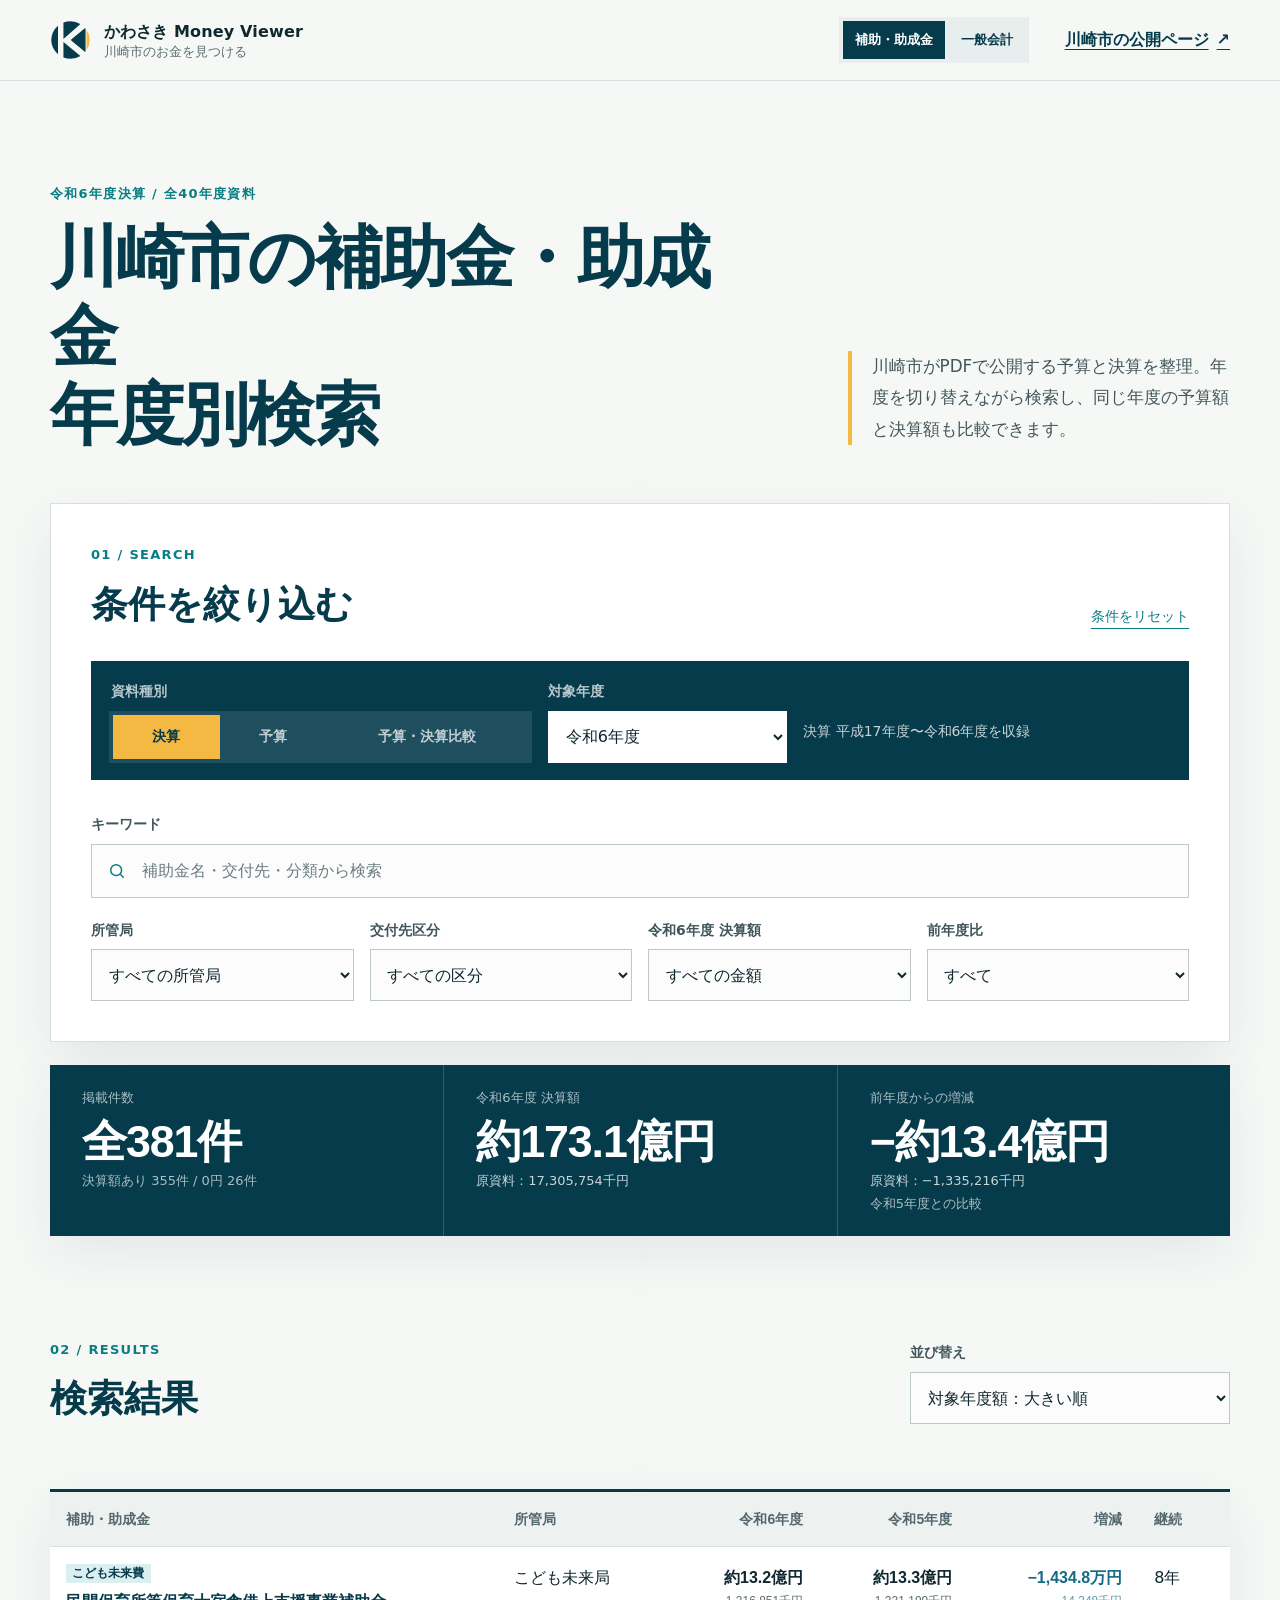
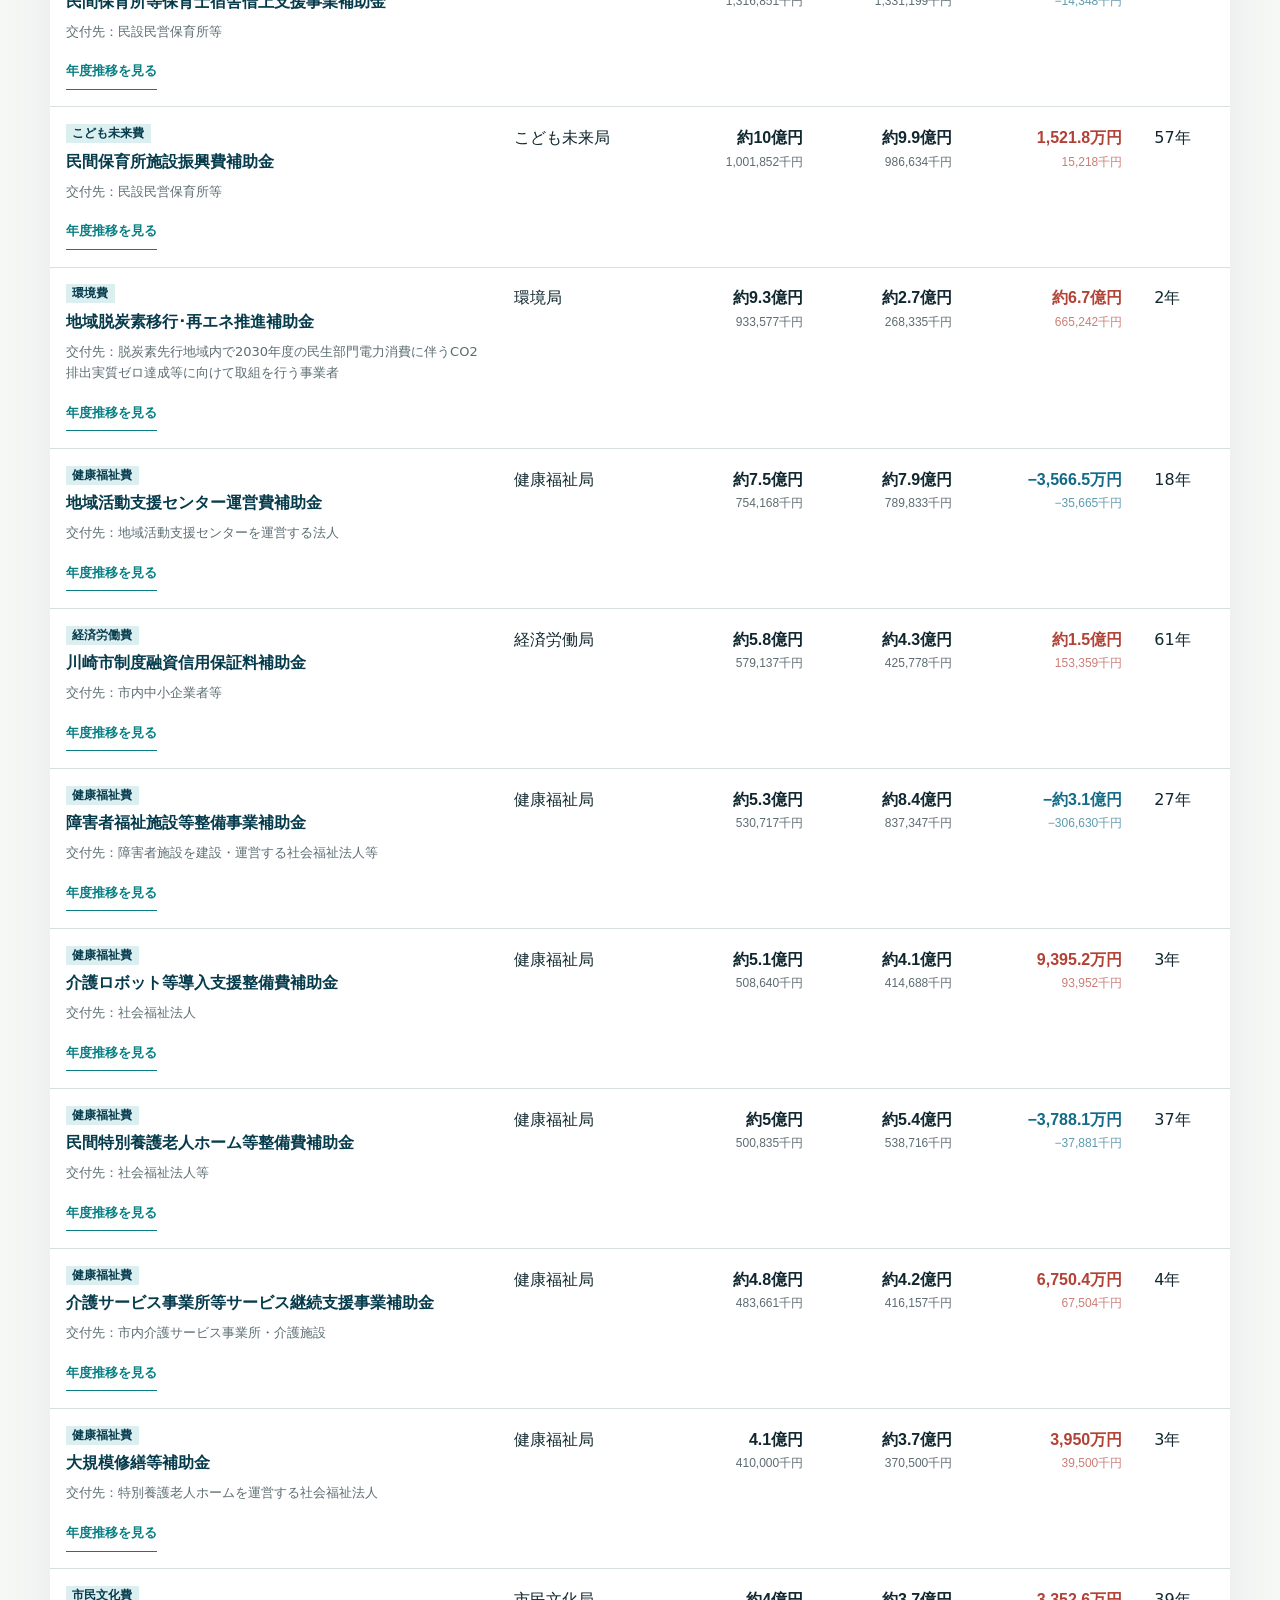
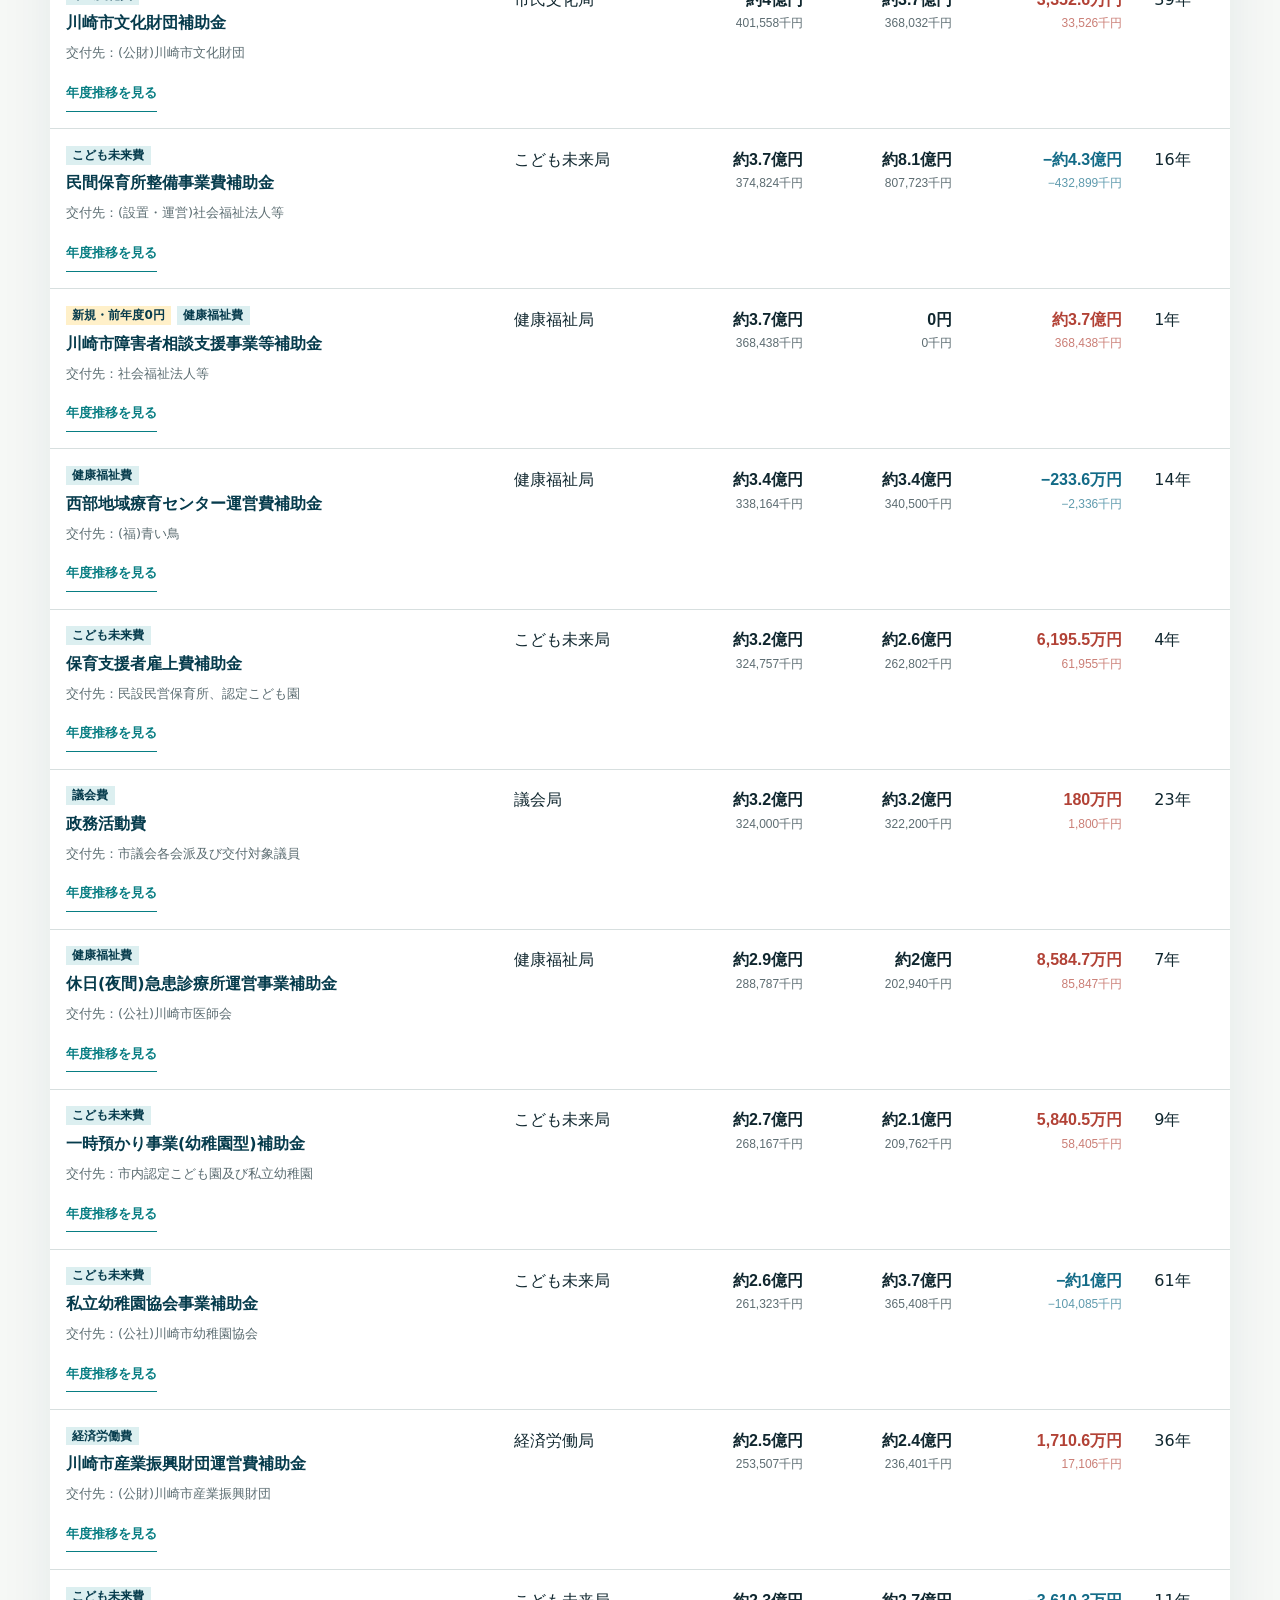
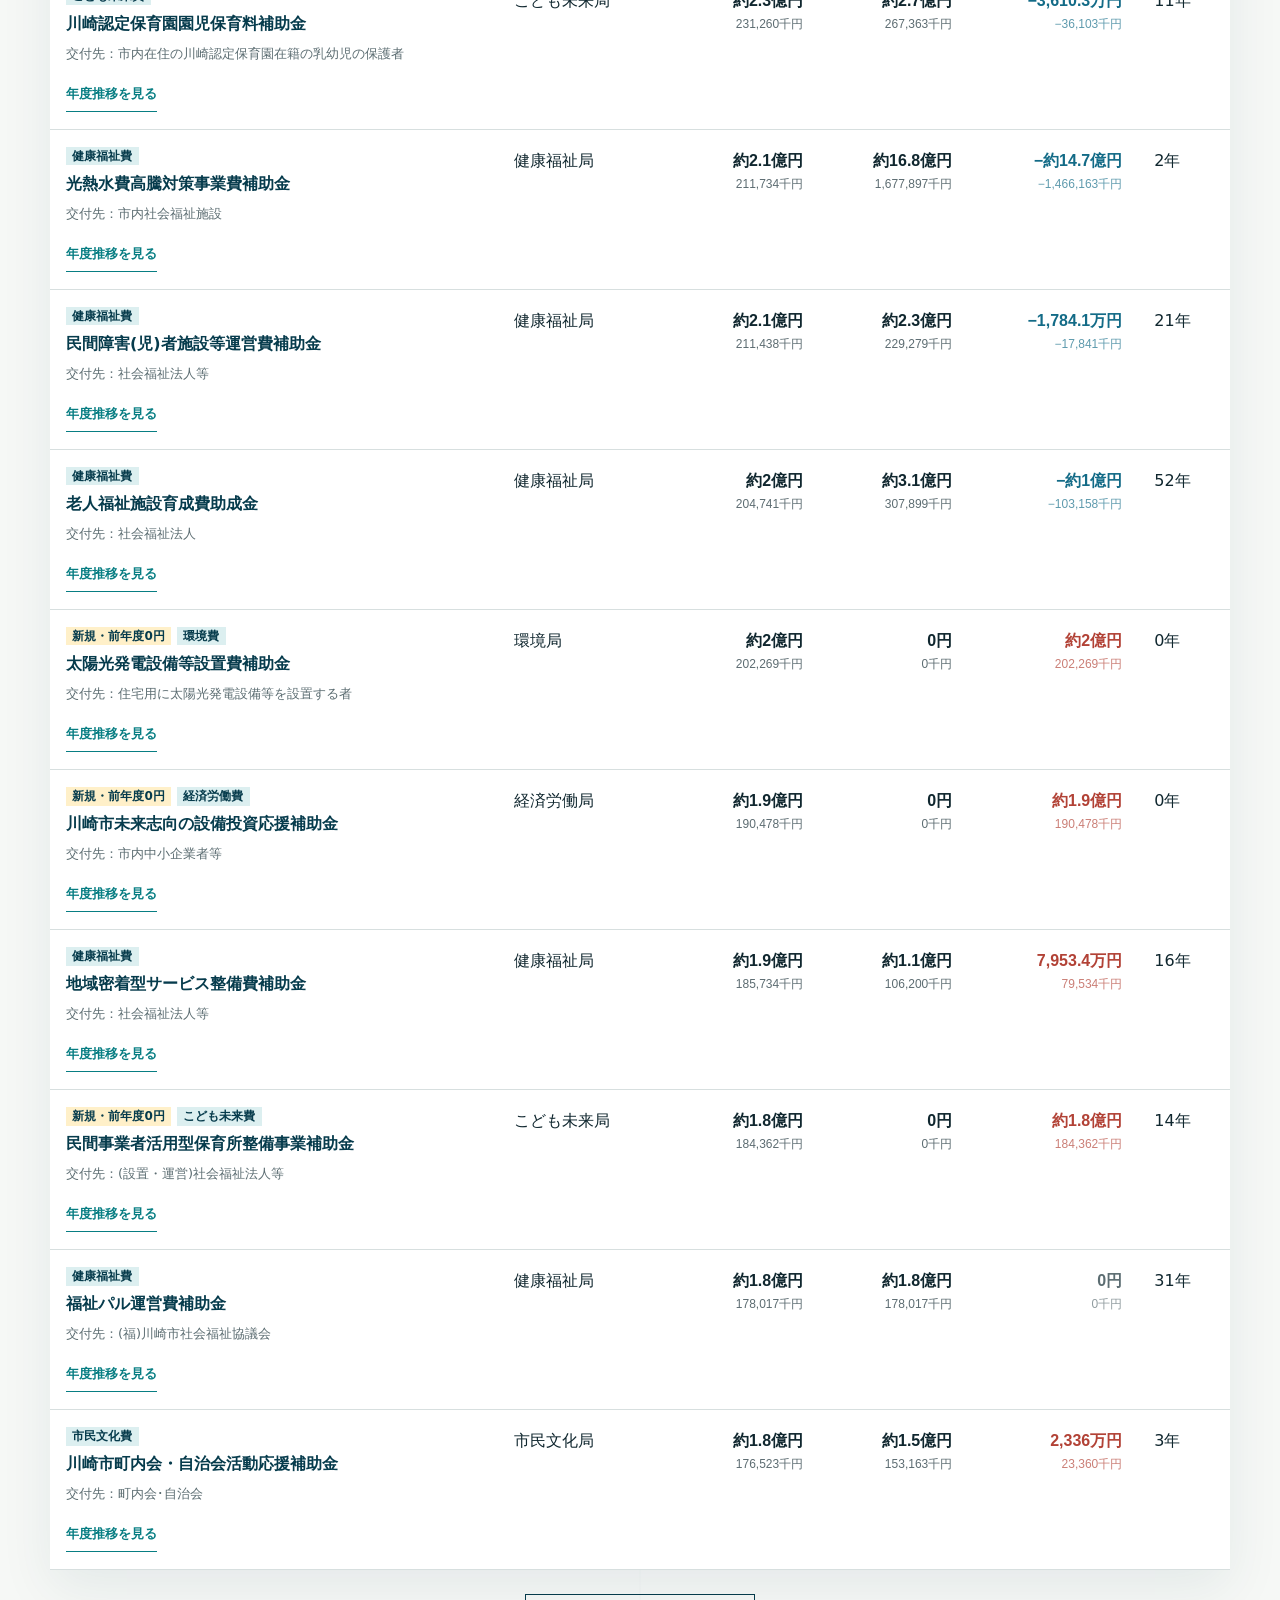
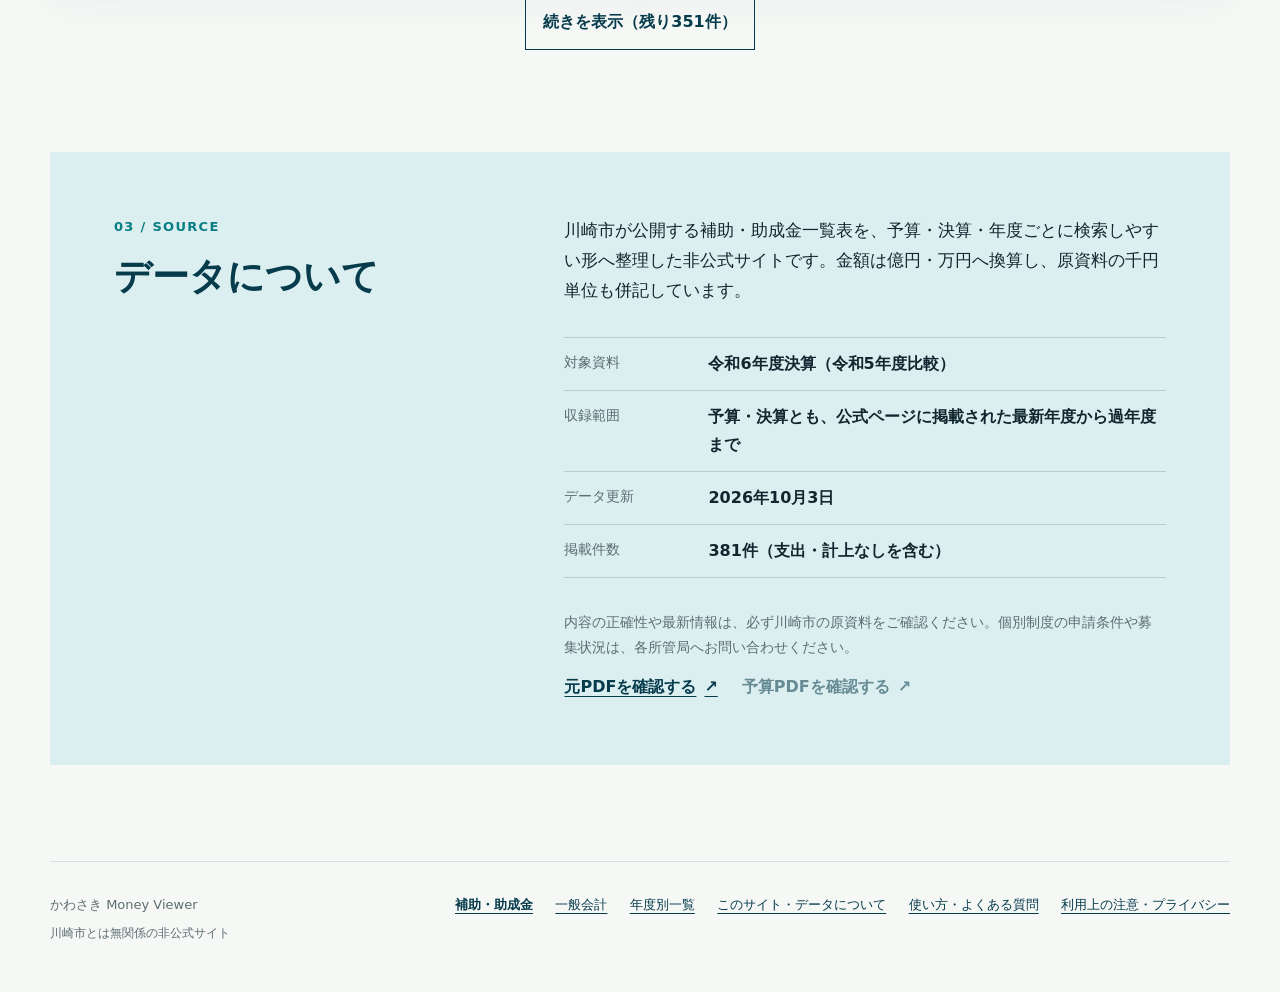
<file: index.html>
<!doctype html>
<html lang="ja">
  <head>
    <meta charset="UTF-8" />
    <meta http-equiv="Content-Security-Policy" content="default-src 'none'; script-src 'self' 'sha256-KBUsL17b8M8sc5mcbfyzy5wKOoU3JQcp4lXZ1Jx03DA='; style-src 'self'; img-src 'self'; font-src 'self'; connect-src 'self'; object-src 'none'; base-uri 'none'; form-action 'none'; frame-src 'none'" />
    <meta name="referrer" content="no-referrer" />
    <meta name="viewport" content="width=device-width, initial-scale=1.0" />
    <meta
      name="description"
      content="川崎市の補助金・助成金を年度別に検索。公式ページに掲載された最新の予算・決算を取り込み、予算額・決算額・年度推移を比較できる非公式サイトです。"
    />
    <meta name="theme-color" content="#063b4c" />
    <meta property="og:locale" content="ja_JP" />
    <meta property="og:type" content="website" />
    <meta property="og:title" content="川崎市の補助金・助成金一覧｜予算・決算を検索・比較" />
    <meta property="og:description" content="川崎市の補助金・助成金約14,000件を年度別に検索し、予算・決算・年度推移を比較できます。" />
    <meta property="og:url" content="https://yama53-lab.github.io/kawasaki-money-viewer/" />
    <meta name="twitter:card" content="summary" />
    <link rel="canonical" href="https://yama53-lab.github.io/kawasaki-money-viewer/" />
    <title>川崎市の補助金・助成金一覧｜予算・決算を検索・比較</title>
    <link
      rel="icon"
      type="image/svg+xml"
      href="assets/brand-coin.svg"
    />
    <link rel="stylesheet" href="css/style.css" />
    <script src="js/data-validation.js" defer></script>
    <script src="js/app.js" defer></script>
    <script type="application/ld+json">{"@context":"https://schema.org","@type":"Dataset","name":"川崎市の補助金・助成金 予算・決算データ","description":"川崎市が公開する補助・助成金一覧表を、予算・決算・年度ごとに検索・比較できるよう整理した非公式データセットです。","url":"https://yama53-lab.github.io/kawasaki-money-viewer/","isAccessibleForFree":true,"inLanguage":"ja","temporalCoverage":"2005/2026","dateModified":"2026-10-03","sameAs":["https://www.city.kawasaki.jp/230/page/0000075957.html","https://www.city.kawasaki.jp/230/page/0000148865.html"],"distribution":{"@type":"DataDownload","encodingFormat":"application/json","contentUrl":"https://yama53-lab.github.io/kawasaki-money-viewer/data/index.json"}}</script>
  </head>
  <body>
    <a class="skip-link" href="#results">検索結果へ移動</a>

    <header class="site-header">
      <div class="header-inner">
        <a class="brand" href="./" aria-label="かわさき Money Viewer トップ">
          <img class="brand-mark" src="assets/brand-coin.svg" alt="" aria-hidden="true" />
          <span>
            <strong>かわさき Money Viewer</strong>
            <small>川崎市のお金を見つける</small>
          </span>
        </a>
        <div class="header-actions">
          <nav class="site-nav" aria-label="主なコンテンツ">
            <a href="./" aria-current="page">補助・助成金</a>
            <a href="general-account.html">一般会計</a>
          </nav>
          <a
            class="source-link source-link--header"
            href="https://www.city.kawasaki.jp/230/page/0000075957.html"
            target="_blank"
            rel="noopener noreferrer"
          >
            川崎市の公開ページ
            <span aria-hidden="true">↗</span>
          </a>
        </div>
      </div>
    </header>

    <main>
      <section class="intro" aria-labelledby="page-title">
        <div>
          <p class="eyebrow" id="dataset-kicker">予算・決算データ</p>
          <h1 id="page-title">川崎市の補助金・助成金<br />年度別検索</h1>
        </div>
        <p class="intro-copy">
          川崎市がPDFで公開する予算と決算を整理。年度を切り替えながら検索し、同じ年度の予算額と決算額も比較できます。
        </p>
      </section>

      <section class="search-panel" aria-labelledby="search-title">
        <div class="panel-heading">
          <div>
            <p class="section-number">01 / SEARCH</p>
            <h2 id="search-title">条件を絞り込む</h2>
          </div>
          <button id="reset-button" class="text-button" type="button">条件をリセット</button>
        </div>

        <div class="dataset-controls" aria-label="表示する資料">
          <fieldset>
            <legend>資料種別</legend>
            <div class="type-switch" id="type-switch">
              <button type="button" data-type="settlement" aria-pressed="true">決算</button>
              <button type="button" data-type="budget" aria-pressed="false">予算</button>
              <button type="button" data-type="comparison" aria-pressed="false">予算・決算比較</button>
            </div>
          </fieldset>
          <label>
            <span>対象年度</span>
            <select id="year-select" aria-label="対象年度"></select>
          </label>
          <p id="dataset-status" class="dataset-status" aria-live="polite"></p>
        </div>

        <div class="search-primary">
          <label for="keyword">キーワード</label>
          <div class="search-input-wrap">
            <svg viewBox="0 0 24 24" aria-hidden="true">
              <circle cx="11" cy="11" r="6.5"></circle>
              <path d="m16 16 4 4"></path>
            </svg>
            <input
              id="keyword"
              type="search"
              placeholder="補助金名・交付先・分類から検索"
              autocomplete="off"
              maxlength="200"
            />
          </div>
        </div>

        <div class="filters">
          <label>
            <span>所管局</span>
            <select id="bureau-filter">
              <option value="">すべての所管局</option>
            </select>
          </label>
          <label>
            <span>交付先区分</span>
            <select id="recipient-filter">
              <option value="">すべての区分</option>
            </select>
          </label>
          <label>
            <span id="amount-filter-label">対象年度の金額</span>
            <select id="amount-filter">
              <option value="">すべての金額</option>
              <option value="1">1,000円以上</option>
              <option value="1000">100万円以上</option>
              <option value="10000">1,000万円以上</option>
              <option value="100000">1億円以上</option>
            </select>
          </label>
          <label>
            <span id="change-filter-label">前年度比</span>
            <select id="change-filter">
              <option value="">すべて</option>
              <option value="increase">増額</option>
              <option value="decrease">減額</option>
              <option value="same">同額</option>
              <option value="new">新規・前年度0円</option>
              <option value="ended">終了・支出なし</option>
            </select>
          </label>
        </div>
      </section>

      <section class="summary" aria-label="集計概要">
        <article>
          <span class="summary-label" id="summary-count-label">掲載件数</span>
          <strong id="summary-count">—</strong>
          <small id="summary-count-note">選択年度に掲載</small>
        </article>
        <article>
          <span class="summary-label" id="summary-total-label">対象年度の金額</span>
          <strong id="summary-total">—</strong>
          <small class="summary-source" id="summary-total-source">原資料：—</small>
        </article>
        <article>
          <span class="summary-label" id="summary-change-label">前年度からの増減</span>
          <strong id="summary-change">—</strong>
          <small class="summary-source" id="summary-change-source">原資料：—</small>
          <small id="summary-change-note">前年度との比較</small>
        </article>
      </section>

      <section id="results" class="results-section" aria-labelledby="results-title">
        <div class="results-heading">
          <div>
            <p class="section-number">02 / RESULTS</p>
            <h2 id="results-title">検索結果</h2>
          </div>
          <label class="sort-control">
            <span>並び替え</span>
            <select id="sort-select">
              <option value="amount-desc">対象年度額：大きい順</option>
              <option value="change-desc">増加額：大きい順</option>
              <option value="change-asc">減少額：大きい順</option>
              <option value="years-desc">継続年数：長い順</option>
              <option value="number-asc">掲載順</option>
            </select>
          </label>
        </div>

        <div id="active-filters" class="active-filters" aria-live="polite"></div>

        <div class="table-wrap" tabindex="0" aria-label="補助・助成金一覧。横にスクロールできます">
          <table>
            <thead>
              <tr>
                <th scope="col">補助・助成金</th>
                <th scope="col">所管局</th>
                <th scope="col" class="number-cell" id="current-year-heading">対象年度</th>
                <th scope="col" class="number-cell" id="previous-year-heading">前年度</th>
                <th scope="col" class="number-cell" id="change-heading">増減</th>
                <th scope="col" id="years-heading">継続</th>
              </tr>
            </thead>
            <tbody id="result-body"></tbody>
          </table>
        </div>

        <div id="empty-state" class="empty-state" hidden>
          <strong>該当する補助・助成金がありません</strong>
          <p>キーワードを短くするか、条件を減らしてみてください。</p>
          <button type="button" class="secondary-button" data-reset>すべての条件を解除</button>
        </div>

        <div class="load-more-wrap">
          <button id="load-more" class="secondary-button" type="button" hidden>続きを表示</button>
        </div>
      </section>

      <section class="notes" aria-labelledby="notes-title">
        <div>
          <p class="section-number">03 / SOURCE</p>
          <h2 id="notes-title">データについて</h2>
        </div>
        <div class="notes-body">
          <p>
            川崎市が公開する補助・助成金一覧表を、予算・決算・年度ごとに検索しやすい形へ整理した非公式サイトです。金額は億円・万円へ換算し、原資料の千円単位も併記しています。
          </p>
          <dl>
            <div><dt>対象資料</dt><dd id="source-dataset">—</dd></div>
            <div><dt>収録範囲</dt><dd>予算・決算とも、公式ページに掲載された最新年度から過年度まで</dd></div>
            <div><dt>データ更新</dt><dd id="source-updated">—</dd></div>
            <div><dt>掲載件数</dt><dd id="source-count">—</dd></div>
          </dl>
          <p class="caution">
            内容の正確性や最新情報は、必ず川崎市の原資料をご確認ください。個別制度の申請条件や募集状況は、各所管局へお問い合わせください。
          </p>
          <div class="source-links">
            <a
              class="source-link"
              id="source-pdf-link"
              href="https://www.city.kawasaki.jp/230/page/0000075957.html"
              target="_blank"
              rel="noopener noreferrer"
            >
              元PDFを確認する <span aria-hidden="true">↗</span>
            </a>
            <a
              class="source-link"
              id="source-budget-pdf-link"
              href="#"
              target="_blank"
              rel="noopener noreferrer"
              hidden
            >
              予算PDFを確認する <span aria-hidden="true">↗</span>
            </a>
          </div>
        </div>
      </section>
    </main>

    <dialog id="trend-dialog" class="trend-dialog" aria-labelledby="trend-title">
      <div class="trend-panel">
        <button id="trend-close" class="dialog-close" type="button" aria-label="詳細を閉じる">×</button>
        <p class="eyebrow">年度別の予算・決算</p>
        <h2 id="trend-title">項目詳細</h2>
        <p id="trend-meta" class="trend-meta"></p>

        <div class="trend-legend" aria-label="グラフの凡例">
          <span><i class="legend-swatch legend-swatch--budget"></i>予算</span>
          <span><i class="legend-swatch legend-swatch--settlement"></i>決算</span>
        </div>

        <div id="trend-loading" class="trend-loading" role="status">年度別データを読み込んでいます…</div>
        <div id="trend-chart" class="trend-chart" hidden>
          <div id="trend-y-axis" class="trend-y-axis" aria-hidden="true"></div>
          <div class="trend-scroll" tabindex="0" aria-label="年度別グラフ。横にスクロールできます">
            <div id="trend-plot" class="trend-plot"></div>
          </div>
        </div>
        <p id="trend-note" class="trend-note"></p>
      </div>
    </dialog>

    <footer class="site-footer">
      <div><p>かわさき Money Viewer</p><small>川崎市とは無関係の非公式サイト</small></div>
      <nav class="footer-nav" aria-label="サイト案内">
        <a href="./" aria-current="page">補助・助成金</a>
        <a href="general-account.html">一般会計</a>
        <a href="years/">年度別一覧</a>
        <a href="about.html">このサイト・データについて</a>
        <a href="help.html">使い方・よくある質問</a>
        <a href="policy.html">利用上の注意・プライバシー</a>
      </nav>
    </footer>

    <template id="result-row-template">
      <tr>
        <td class="name-cell">
          <div class="badge-line"></div>
          <strong></strong>
          <span class="recipient"></span>
          <span class="mobile-meta"></span>
          <dl class="mobile-comparison"></dl>
          <button class="detail-button" type="button">年度推移を見る</button>
        </td>
        <td class="bureau"></td>
        <td class="number-cell current"></td>
        <td class="number-cell previous"></td>
        <td class="number-cell change"></td>
        <td class="years"></td>
      </tr>
    </template>
  </body>
</html>
</file>
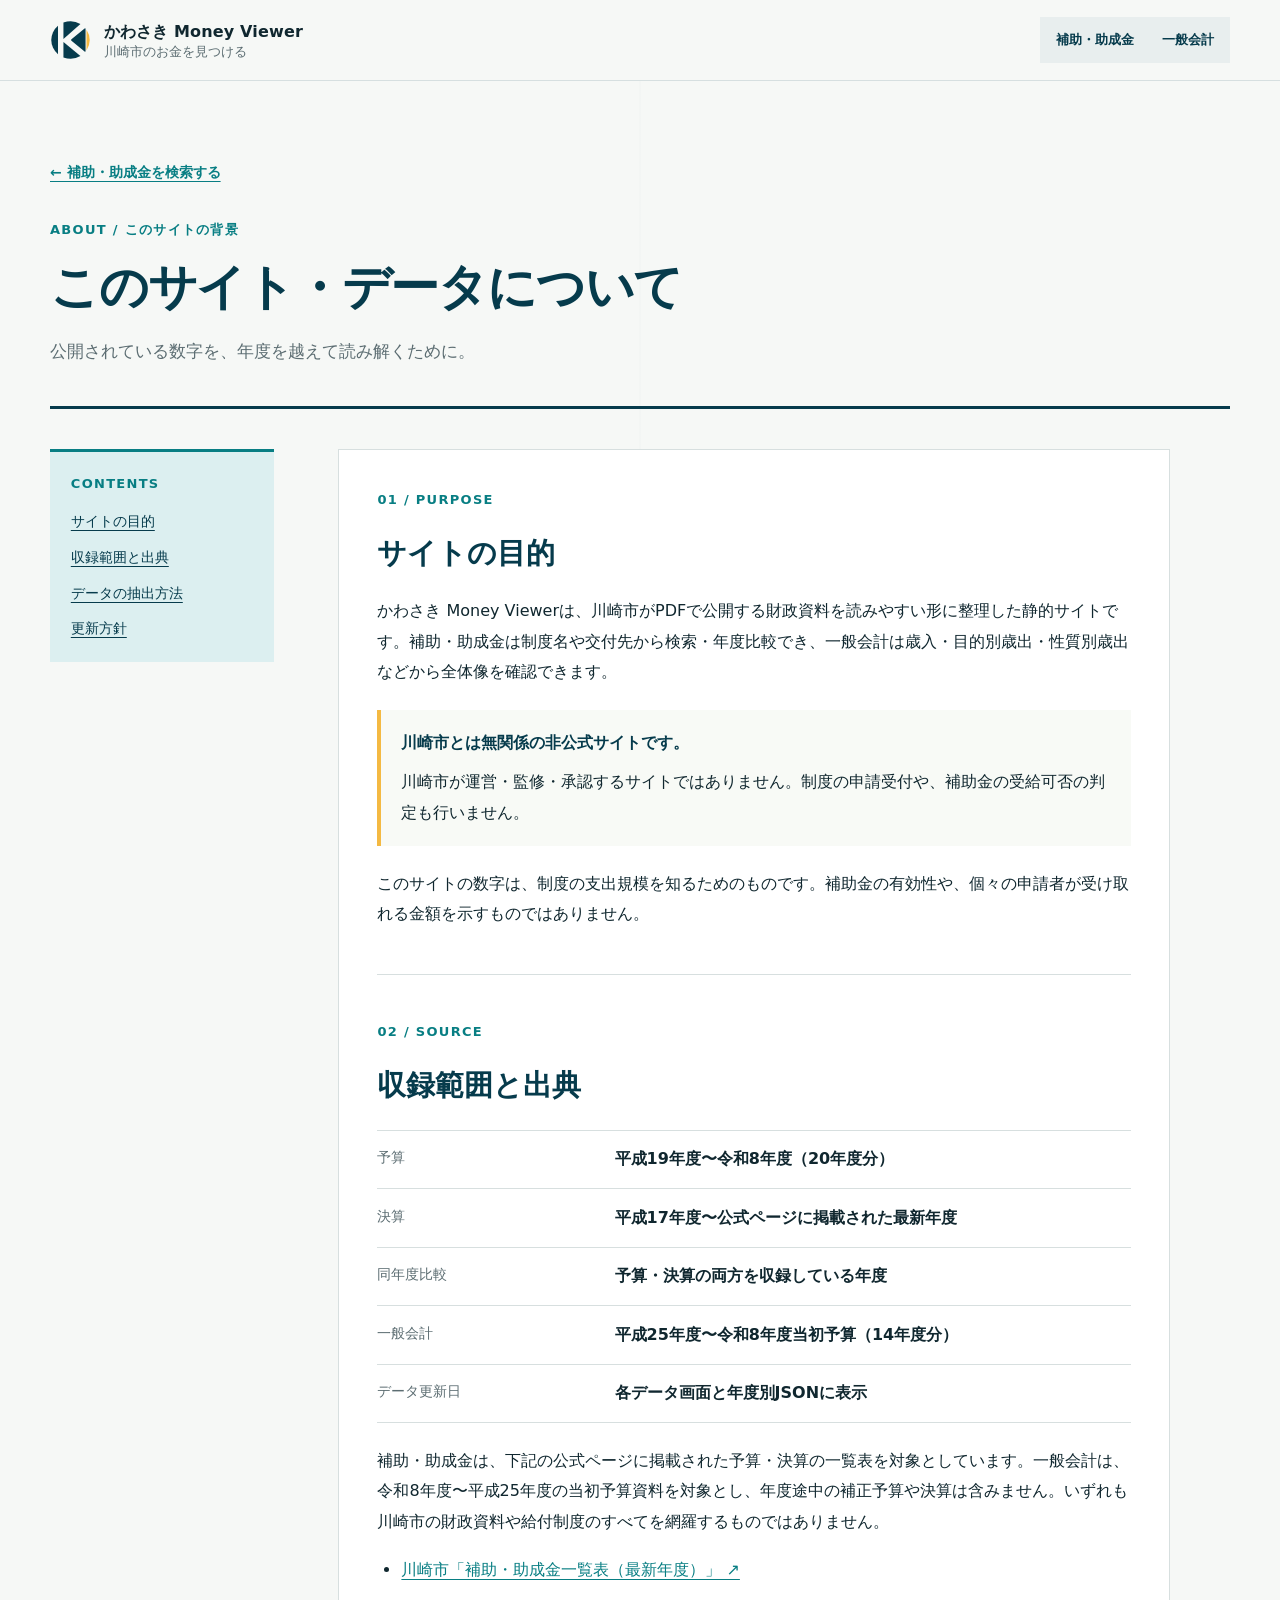
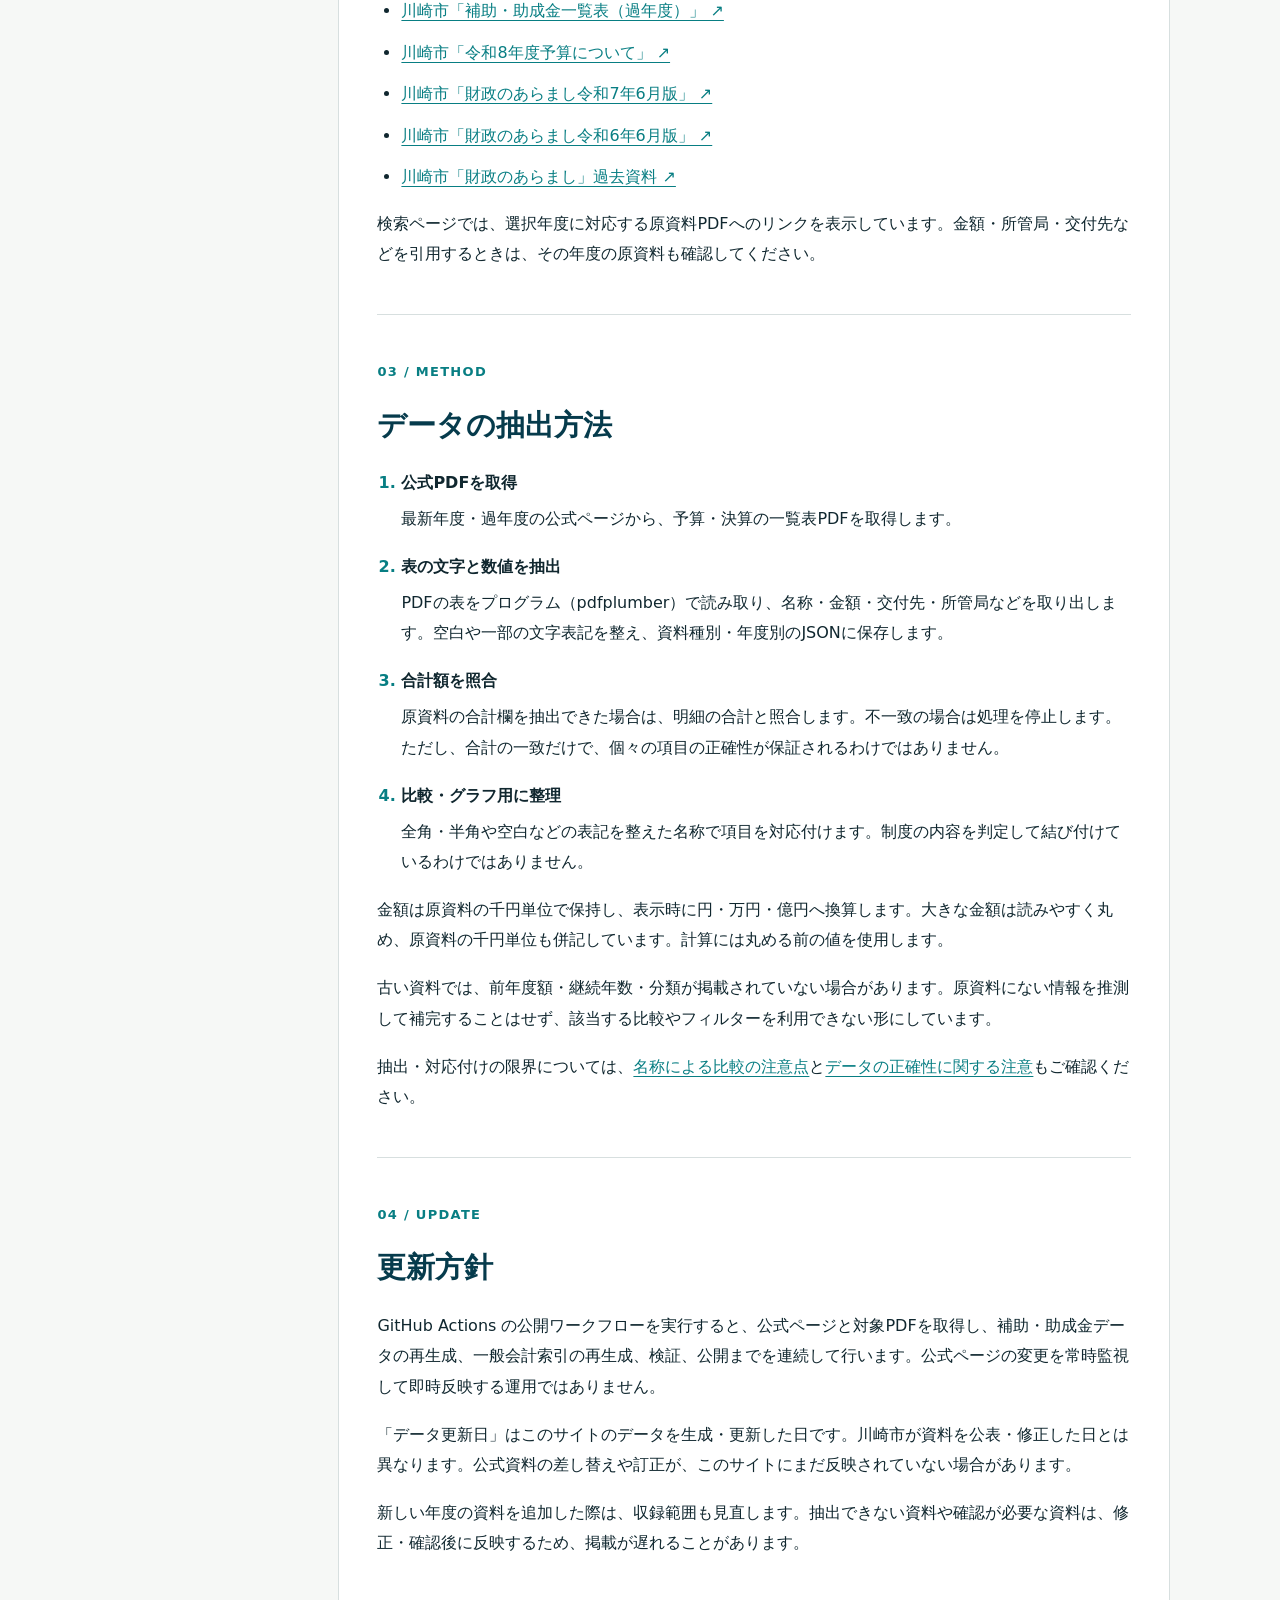
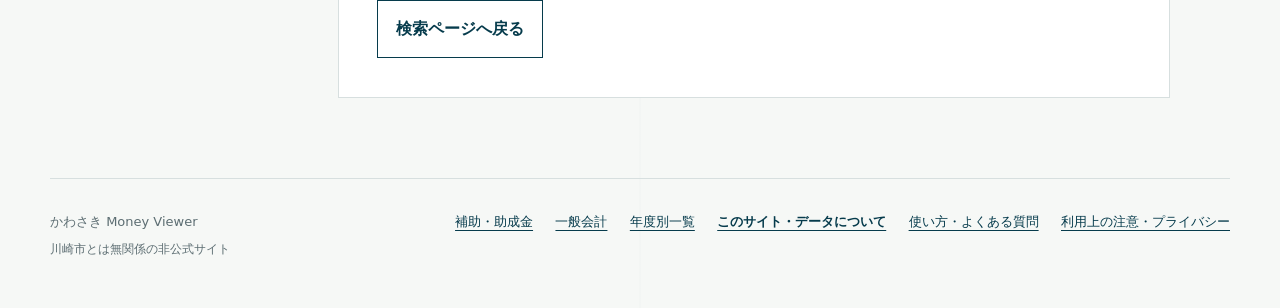
<file: about.html>
<!doctype html>
<html lang="ja">
  <head>
    <meta charset="UTF-8" />
    <meta http-equiv="Content-Security-Policy" content="default-src 'none'; script-src 'none'; style-src 'self'; img-src 'self'; font-src 'self'; connect-src 'none'; object-src 'none'; base-uri 'none'; form-action 'none'; frame-src 'none'" />
    <meta name="referrer" content="no-referrer" />
    <meta name="viewport" content="width=device-width, initial-scale=1.0" />
    <meta name="description" content="かわさき Money Viewerの目的、収録年度、川崎市の公開PDFからのデータ抽出方法と更新方針をご案内します。" />
    <meta name="theme-color" content="#063b4c" />
    <link rel="canonical" href="https://yama53-lab.github.io/kawasaki-money-viewer/about.html" />
    <title>このサイト・データについて｜かわさき Money Viewer</title>
    <link rel="icon" type="image/svg+xml" href="assets/brand-coin.svg" />
    <link rel="stylesheet" href="css/style.css" />
  </head>
  <body>
    <a class="skip-link" href="#content">本文へ移動</a>
    <header class="site-header">
      <div class="header-inner">
        <a class="brand" href="./" aria-label="かわさき Money Viewer トップ">
          <img class="brand-mark" src="assets/brand-coin.svg" alt="" aria-hidden="true" />
          <span><strong>かわさき Money Viewer</strong><small>川崎市のお金を見つける</small></span>
        </a>
        <nav class="site-nav" aria-label="主なコンテンツ"><a href="./">補助・助成金</a><a href="general-account.html">一般会計</a></nav>
      </div>
    </header>
    <main class="info-page" id="content">
      <div class="info-intro">
        <a class="info-back" href="./">← 補助・助成金を検索する</a>
        <p class="eyebrow">ABOUT / このサイトの背景</p>
        <h1>このサイト・データについて</h1>
        <p class="info-lead">公開されている数字を、年度を越えて読み解くために。</p>
      </div>
      <div class="info-layout">
        <nav class="info-toc" aria-label="このページの目次">
          <p class="section-number">CONTENTS</p>
          <a href="#purpose">サイトの目的</a>
          <a href="#coverage">収録範囲と出典</a>
          <a href="#extraction">データの抽出方法</a>
          <a href="#updates">更新方針</a>
        </nav>
        <div class="info-body">
          <section id="purpose" aria-labelledby="purpose-title">
            <p class="section-number">01 / PURPOSE</p>
            <h2 id="purpose-title">サイトの目的</h2>
            <p>かわさき Money Viewerは、川崎市がPDFで公開する財政資料を読みやすい形に整理した静的サイトです。補助・助成金は制度名や交付先から検索・年度比較でき、一般会計は歳入・目的別歳出・性質別歳出などから全体像を確認できます。</p>
            <div class="info-callout">
              <strong>川崎市とは無関係の非公式サイトです。</strong>
              <p>川崎市が運営・監修・承認するサイトではありません。制度の申請受付や、補助金の受給可否の判定も行いません。</p>
            </div>
            <p>このサイトの数字は、制度の支出規模を知るためのものです。補助金の有効性や、個々の申請者が受け取れる金額を示すものではありません。</p>
          </section>
          <section id="coverage" aria-labelledby="coverage-title">
            <p class="section-number">02 / SOURCE</p>
            <h2 id="coverage-title">収録範囲と出典</h2>
            <dl class="info-facts">
              <div><dt>予算</dt><dd>平成19年度〜令和8年度（20年度分）</dd></div>
              <div><dt>決算</dt><dd>平成17年度〜公式ページに掲載された最新年度</dd></div>
              <div><dt>同年度比較</dt><dd>予算・決算の両方を収録している年度</dd></div>
              <div><dt>一般会計</dt><dd>平成25年度〜令和8年度当初予算（14年度分）</dd></div>
              <div><dt>データ更新日</dt><dd>各データ画面と年度別JSONに表示</dd></div>
            </dl>
            <p>補助・助成金は、下記の公式ページに掲載された予算・決算の一覧表を対象としています。一般会計は、令和8年度〜平成25年度の当初予算資料を対象とし、年度途中の補正予算や決算は含みません。いずれも川崎市の財政資料や給付制度のすべてを網羅するものではありません。</p>
            <ul class="info-links">
              <li><a href="https://www.city.kawasaki.jp/230/page/0000075957.html" target="_blank" rel="noopener noreferrer">川崎市「補助・助成金一覧表（最新年度）」 ↗</a></li>
              <li><a href="https://www.city.kawasaki.jp/230/page/0000148865.html" target="_blank" rel="noopener noreferrer">川崎市「補助・助成金一覧表（過年度）」 ↗</a></li>
              <li><a href="https://www.city.kawasaki.jp/230/page/0000186101.html" target="_blank" rel="noopener noreferrer">川崎市「令和8年度予算について」 ↗</a></li>
              <li><a href="https://www.city.kawasaki.jp/230/page/0000177866.html" target="_blank" rel="noopener noreferrer">川崎市「財政のあらまし令和7年6月版」 ↗</a></li>
              <li><a href="https://www.city.kawasaki.jp/230/page/0000167288.html" target="_blank" rel="noopener noreferrer">川崎市「財政のあらまし令和6年6月版」 ↗</a></li>
              <li><a href="https://www.city.kawasaki.jp/shisei/category/47-3-1-0-0-0-0-0-0-0.html" target="_blank" rel="noopener noreferrer">川崎市「財政のあらまし」過去資料 ↗</a></li>
            </ul>
            <p>検索ページでは、選択年度に対応する原資料PDFへのリンクを表示しています。金額・所管局・交付先などを引用するときは、その年度の原資料も確認してください。</p>
          </section>
          <section id="extraction" aria-labelledby="extraction-title">
            <p class="section-number">03 / METHOD</p>
            <h2 id="extraction-title">データの抽出方法</h2>
            <ol class="info-steps">
              <li><strong>公式PDFを取得</strong><p>最新年度・過年度の公式ページから、予算・決算の一覧表PDFを取得します。</p></li>
              <li><strong>表の文字と数値を抽出</strong><p>PDFの表をプログラム（pdfplumber）で読み取り、名称・金額・交付先・所管局などを取り出します。空白や一部の文字表記を整え、資料種別・年度別のJSONに保存します。</p></li>
              <li><strong>合計額を照合</strong><p>原資料の合計欄を抽出できた場合は、明細の合計と照合します。不一致の場合は処理を停止します。ただし、合計の一致だけで、個々の項目の正確性が保証されるわけではありません。</p></li>
              <li><strong>比較・グラフ用に整理</strong><p>全角・半角や空白などの表記を整えた名称で項目を対応付けます。制度の内容を判定して結び付けているわけではありません。</p></li>
            </ol>
            <p>金額は原資料の千円単位で保持し、表示時に円・万円・億円へ換算します。大きな金額は読みやすく丸め、原資料の千円単位も併記しています。計算には丸める前の値を使用します。</p>
            <p>古い資料では、前年度額・継続年数・分類が掲載されていない場合があります。原資料にない情報を推測して補完することはせず、該当する比較やフィルターを利用できない形にしています。</p>
            <p>抽出・対応付けの限界については、<a href="help.html#matching">名称による比較の注意点</a>と<a href="policy.html#accuracy">データの正確性に関する注意</a>もご確認ください。</p>
          </section>
          <section id="updates" aria-labelledby="updates-title">
            <p class="section-number">04 / UPDATE</p>
            <h2 id="updates-title">更新方針</h2>
            <p>GitHub Actions の公開ワークフローを実行すると、公式ページと対象PDFを取得し、補助・助成金データの再生成、一般会計索引の再生成、検証、公開までを連続して行います。公式ページの変更を常時監視して即時反映する運用ではありません。</p>
            <p>「データ更新日」はこのサイトのデータを生成・更新した日です。川崎市が資料を公表・修正した日とは異なります。公式資料の差し替えや訂正が、このサイトにまだ反映されていない場合があります。</p>
            <p>新しい年度の資料を追加した際は、収録範囲も見直します。抽出できない資料や確認が必要な資料は、修正・確認後に反映するため、掲載が遅れることがあります。</p>
          </section>
          <a class="secondary-button info-search-link" href="./">検索ページへ戻る</a>
        </div>
      </div>
    </main>
    <footer class="site-footer">
      <div><p>かわさき Money Viewer</p><small>川崎市とは無関係の非公式サイト</small></div>
      <nav class="footer-nav" aria-label="サイト案内">
        <a href="./">補助・助成金</a>
        <a href="general-account.html">一般会計</a>
        <a href="years/">年度別一覧</a>
        <a href="about.html" aria-current="page">このサイト・データについて</a>
        <a href="help.html">使い方・よくある質問</a>
        <a href="policy.html">利用上の注意・プライバシー</a>
      </nav>
    </footer>
  </body>
</html>
</file>
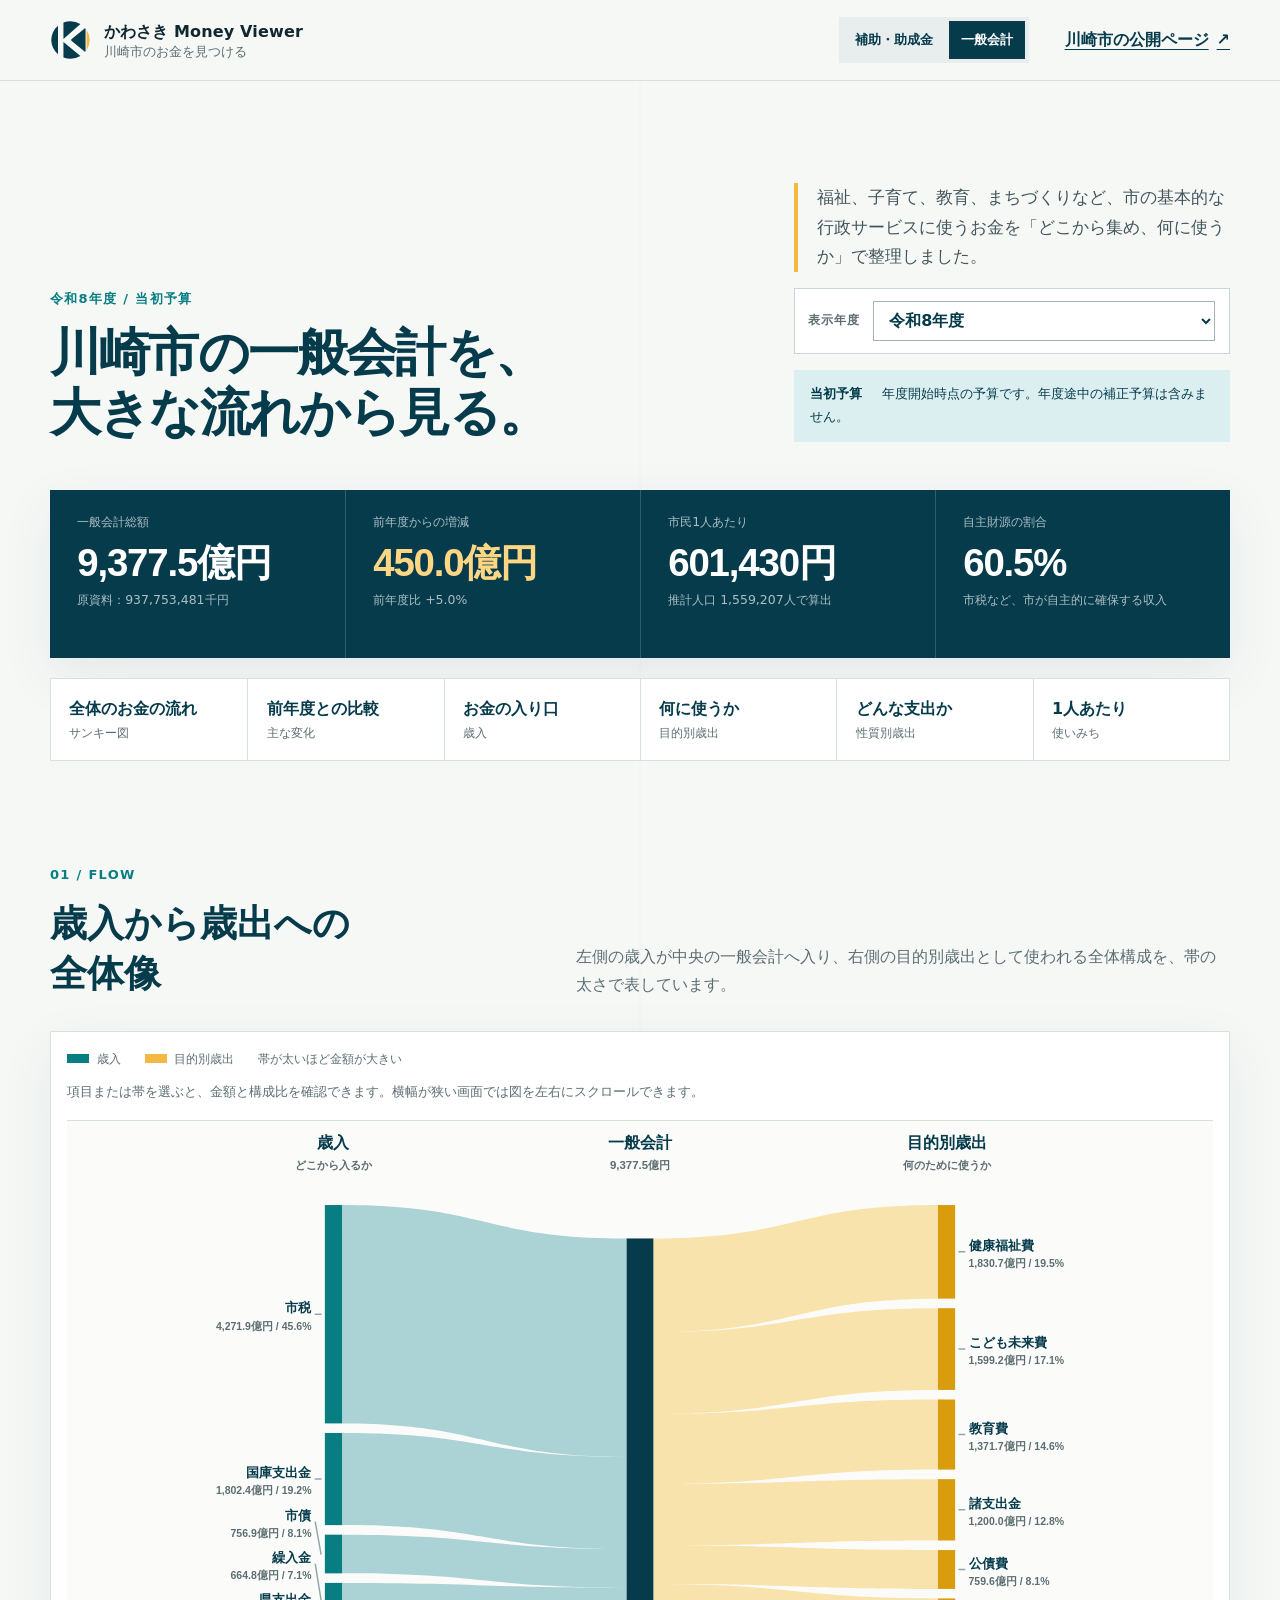
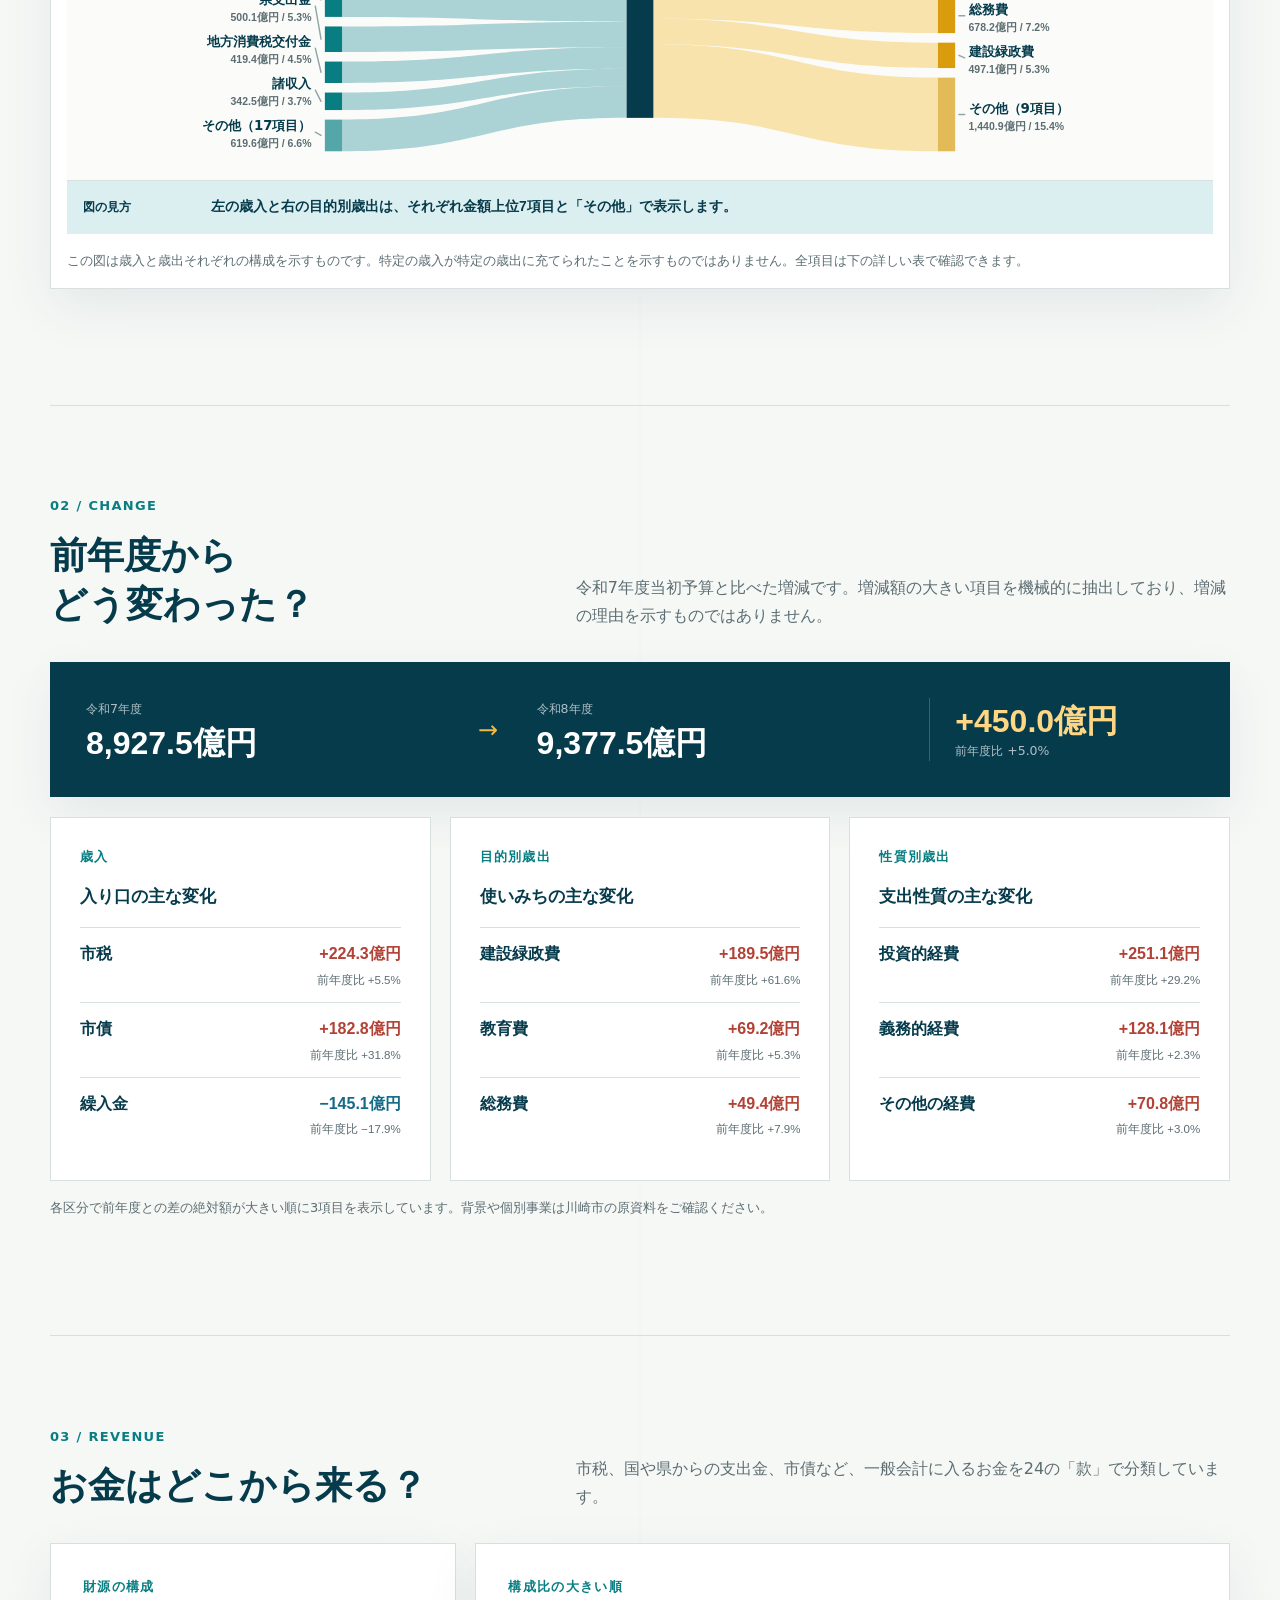
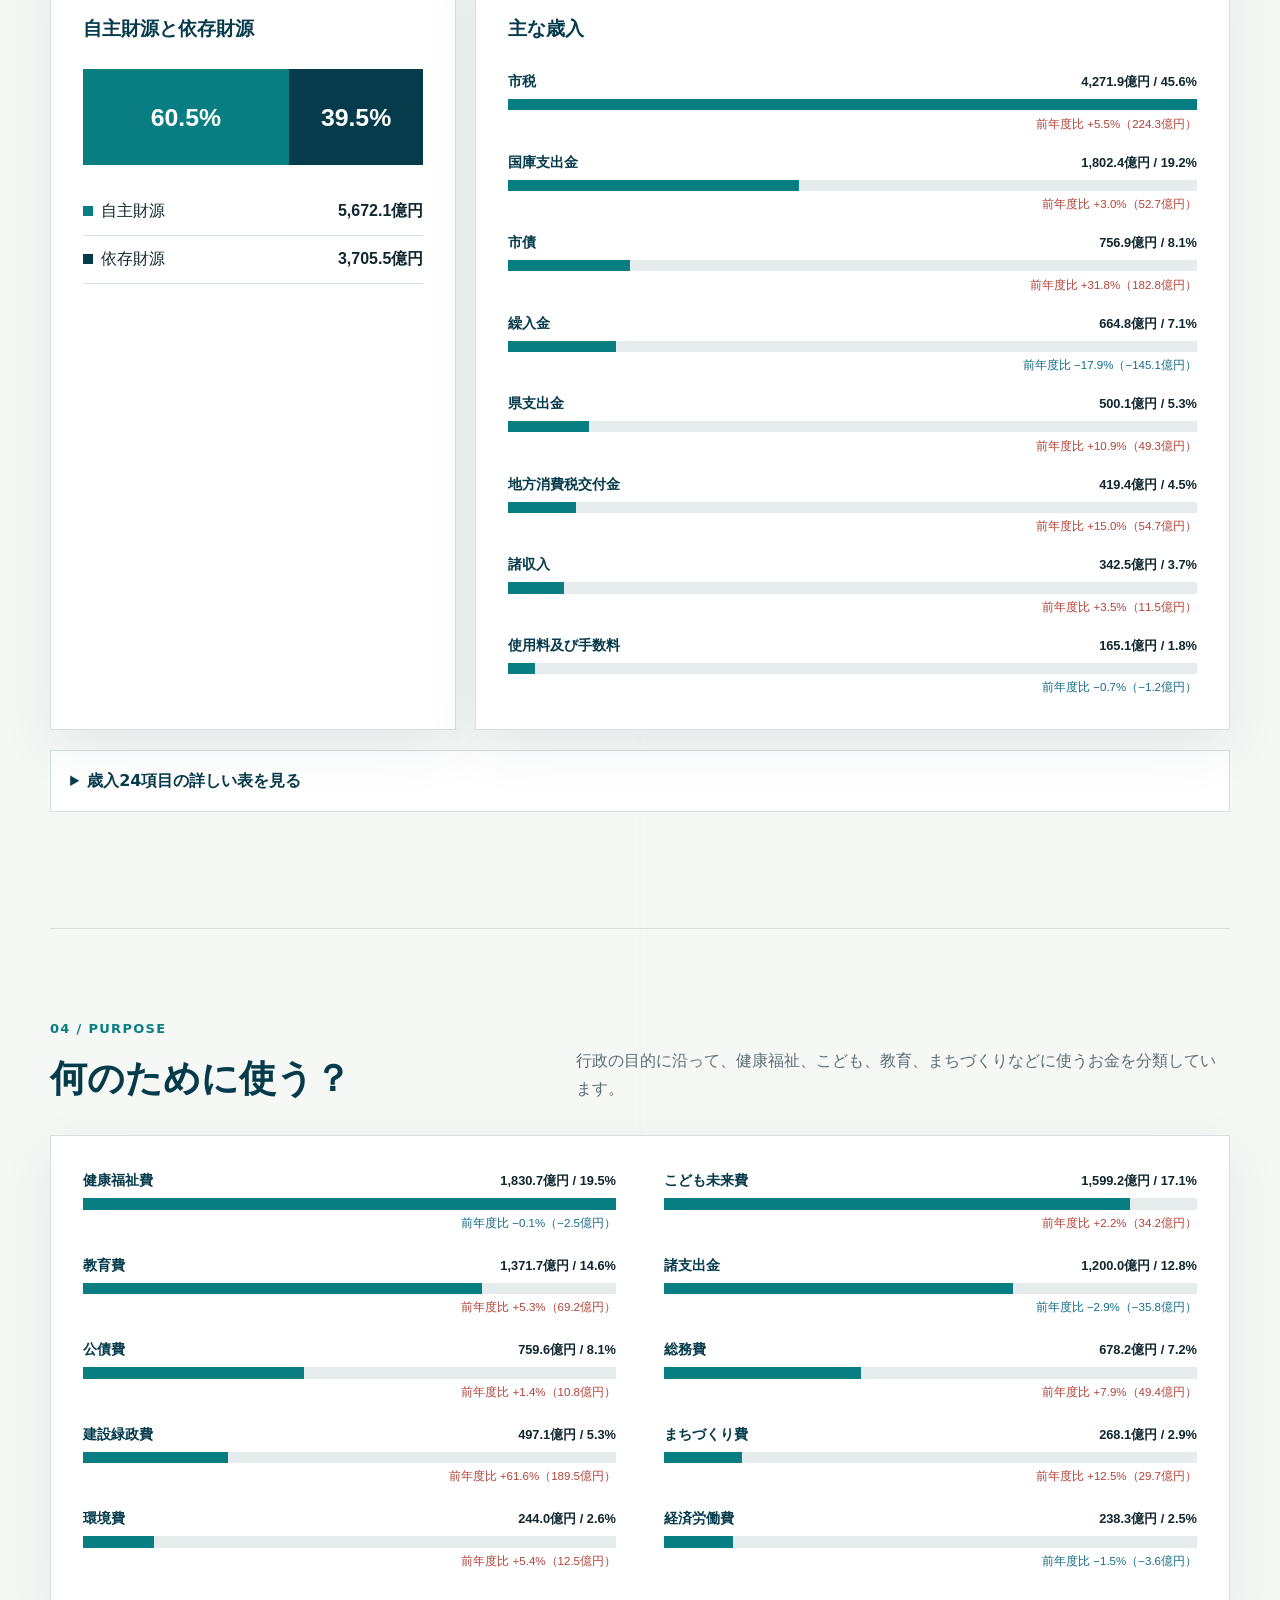
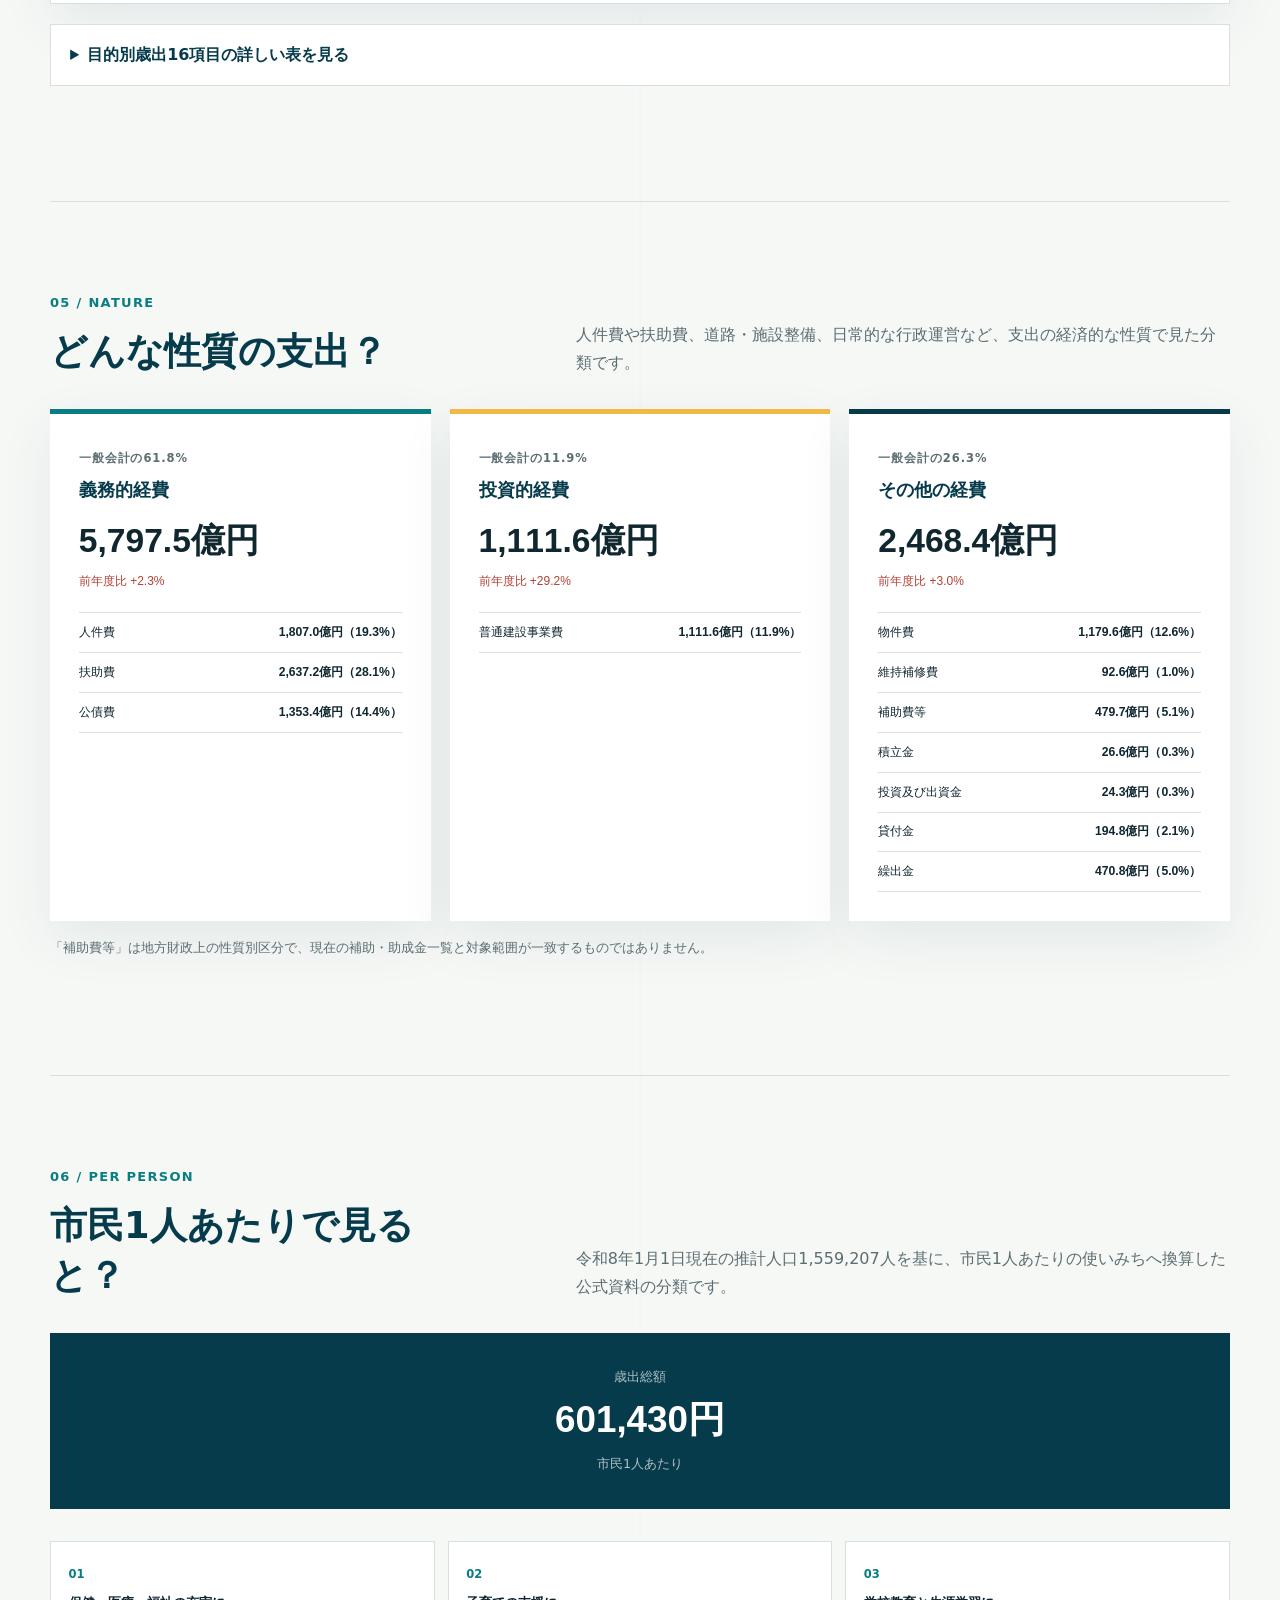
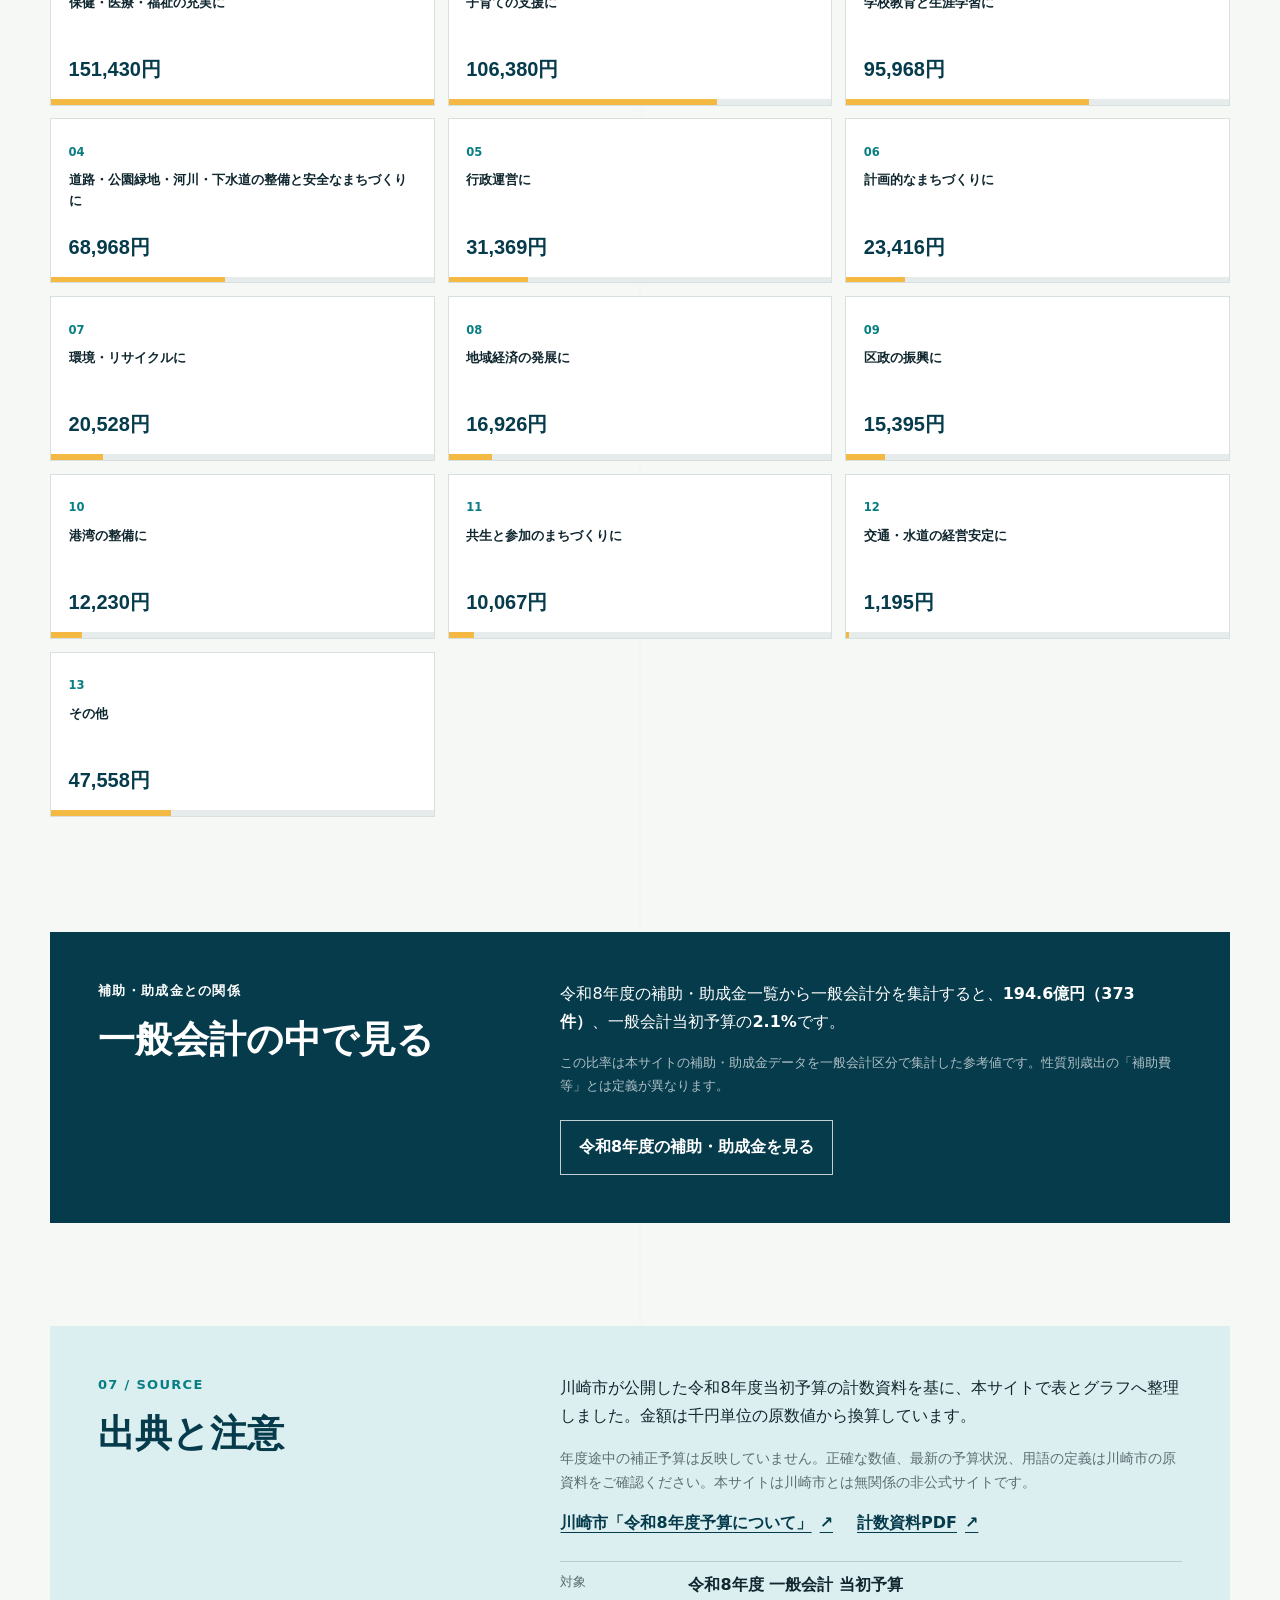
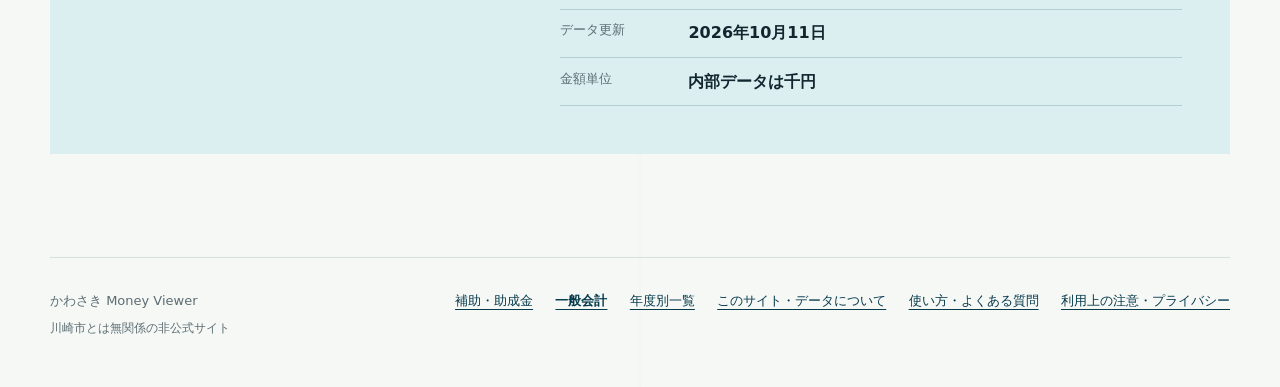
<file: general-account.html>
<!doctype html>
<html lang="ja">
  <head>
    <meta charset="UTF-8" />
    <meta http-equiv="Content-Security-Policy" content="default-src 'none'; script-src 'self'; style-src 'self'; img-src 'self'; font-src 'self'; connect-src 'self'; object-src 'none'; base-uri 'none'; form-action 'none'; frame-src 'none'" />
    <meta name="referrer" content="no-referrer" />
    <meta name="viewport" content="width=device-width, initial-scale=1.0" />
    <meta name="description" content="川崎市の令和8年度〜平成25年度一般会計当初予算を、歳入・目的別歳出・性質別歳出・市民1人あたりの使いみちから読み解く非公式ビューアです。" />
    <meta name="theme-color" content="#063b4c" />
    <meta property="og:locale" content="ja_JP" />
    <meta property="og:type" content="website" />
    <meta property="og:title" content="川崎市の一般会計予算｜年度別に比較" />
    <meta property="og:description" content="川崎市の令和8年度〜平成25年度一般会計当初予算を、歳入・目的別歳出・性質別歳出・市民1人あたりで比較できます。" />
    <meta property="og:url" content="https://yama53-lab.github.io/kawasaki-money-viewer/general-account.html" />
    <link rel="canonical" href="https://yama53-lab.github.io/kawasaki-money-viewer/general-account.html" />
    <title>川崎市の一般会計予算｜年度別に比較</title>
    <link rel="icon" type="image/svg+xml" href="assets/brand-coin.svg" />
    <link rel="stylesheet" href="css/style.css" />
    <script src="js/data-validation.js" defer></script>
    <script src="js/general-account.js" defer></script>
  </head>
  <body class="general-account-page">
    <a class="skip-link" href="#content">本文へ移動</a>

    <header class="site-header">
      <div class="header-inner">
        <a class="brand" href="./" aria-label="かわさき Money Viewer トップ">
          <img class="brand-mark" src="assets/brand-coin.svg" alt="" aria-hidden="true" />
          <span><strong>かわさき Money Viewer</strong><small>川崎市のお金を見つける</small></span>
        </a>
        <div class="header-actions">
          <nav class="site-nav" aria-label="主なコンテンツ">
            <a href="./">補助・助成金</a>
            <a href="general-account.html" aria-current="page">一般会計</a>
          </nav>
          <a id="account-source-header" class="source-link source-link--header" href="https://www.city.kawasaki.jp/230/page/0000186101.html" target="_blank" rel="noopener noreferrer">
            川崎市の公開ページ <span aria-hidden="true">↗</span>
          </a>
        </div>
      </div>
    </header>

    <main id="content">
      <section class="account-hero" aria-labelledby="page-title">
        <div>
          <p id="account-kicker" class="eyebrow">一般会計 / 当初予算</p>
          <h1 id="page-title"><span>川崎市の一般会計を、</span><span>大きな流れから見る。</span></h1>
        </div>
        <div class="account-hero-copy">
          <p>福祉、子育て、教育、まちづくりなど、市の基本的な行政サービスに使うお金を「どこから集め、何に使うか」で整理しました。</p>
          <label class="account-year-control" for="account-year-select">
            <span>表示年度</span>
            <select id="account-year-select" aria-label="一般会計の表示年度" disabled><option>読み込み中…</option></select>
          </label>
          <p class="stage-note"><strong>当初予算</strong>　年度開始時点の予算です。年度途中の補正予算は含みません。</p>
        </div>
      </section>

      <div id="account-status" class="account-status" role="status">一般会計データを読み込んでいます…</div>
      <div id="account-error" class="account-error" role="alert" hidden>
        <strong>一般会計データを読み込めませんでした。</strong>
        <p>時間をおいて再度お試しいただくか、川崎市の原資料をご確認ください。ローカルでは簡易サーバー経由で開いてください。</p>
      </div>

      <div id="account-content" aria-busy="true">
        <section class="account-summary" aria-label="一般会計の概要">
          <article>
            <span>一般会計総額</span>
            <strong id="account-total">—</strong>
            <small id="account-total-source">—</small>
          </article>
          <article>
            <span>前年度からの増減</span>
            <strong id="account-change">—</strong>
            <small id="account-change-rate">—</small>
          </article>
          <article>
            <span>市民1人あたり</span>
            <strong id="account-per-capita">—</strong>
            <small id="account-population">—</small>
          </article>
          <article>
            <span>自主財源の割合</span>
            <strong id="account-autonomous-share">—</strong>
            <small>市税など、市が自主的に確保する収入</small>
          </article>
        </section>

        <nav class="account-toc" aria-label="一般会計ページ内メニュー">
          <a href="#flow">全体のお金の流れ<span>サンキー図</span></a>
          <a href="#changes">前年度との比較<span>主な変化</span></a>
          <a href="#revenue">お金の入り口<span>歳入</span></a>
          <a href="#purpose">何に使うか<span>目的別歳出</span></a>
          <a href="#nature">どんな支出か<span>性質別歳出</span></a>
          <a href="#per-capita">1人あたり<span>使いみち</span></a>
        </nav>

        <section id="flow" class="account-section" aria-labelledby="flow-title">
          <div class="account-section-heading">
            <div><p class="section-number">01 / FLOW</p><h2 id="flow-title">歳入から歳出への<br />全体像</h2></div>
            <p>左側の歳入が中央の一般会計へ入り、右側の目的別歳出として使われる全体構成を、帯の太さで表しています。</p>
          </div>
          <div class="sankey-panel">
            <div class="sankey-legend" aria-hidden="true"><span><i class="sankey-key sankey-key--revenue"></i>歳入</span><span><i class="sankey-key sankey-key--expense"></i>目的別歳出</span><span>帯が太いほど金額が大きい</span></div>
            <p class="sankey-instruction">項目または帯を選ぶと、金額と構成比を確認できます。横幅が狭い画面では図を左右にスクロールできます。</p>
            <div class="sankey-scroll" tabindex="0" aria-label="一般会計のサンキー図。横にスクロールできます">
              <svg id="account-sankey" class="account-sankey" viewBox="0 0 1200 690" role="img" aria-labelledby="sankey-title sankey-description"></svg>
            </div>
            <div id="sankey-detail" class="sankey-detail" aria-live="polite"><strong>図の見方</strong><span>左の歳入と右の目的別歳出は、それぞれ金額上位7項目と「その他」で表示します。</span></div>
            <p class="account-footnote">この図は歳入と歳出それぞれの構成を示すものです。特定の歳入が特定の歳出に充てられたことを示すものではありません。全項目は下の詳しい表で確認できます。</p>
          </div>
        </section>

        <section id="changes" class="account-section" aria-labelledby="changes-title">
          <div class="account-section-heading">
            <div><p class="section-number">02 / CHANGE</p><h2 id="changes-title">前年度から<br />どう変わった？</h2></div>
            <p id="changes-description">前年度当初予算と比べた増減です。増減額の大きい項目を機械的に抽出しており、増減の理由を示すものではありません。</p>
          </div>
          <div class="budget-comparison" aria-label="一般会計総額の前年度比較">
            <div><span id="comparison-previous-label">前年度</span><strong id="comparison-previous">—</strong></div>
            <span class="comparison-arrow" aria-hidden="true">→</span>
            <div><span id="comparison-current-label">対象年度</span><strong id="comparison-current">—</strong></div>
            <p><strong id="comparison-difference">—</strong><span id="comparison-rate">—</span></p>
          </div>
          <div class="change-ranking-grid">
            <article><p class="section-number">歳入</p><h3>入り口の主な変化</h3><ol id="revenue-changes" class="change-ranking"></ol></article>
            <article><p class="section-number">目的別歳出</p><h3>使いみちの主な変化</h3><ol id="purpose-changes" class="change-ranking"></ol></article>
            <article><p class="section-number">性質別歳出</p><h3>支出性質の主な変化</h3><ol id="nature-changes" class="change-ranking"></ol></article>
          </div>
          <p class="account-footnote">各区分で前年度との差の絶対額が大きい順に3項目を表示しています。背景や個別事業は川崎市の原資料をご確認ください。</p>
        </section>

        <section id="revenue" class="account-section" aria-labelledby="revenue-title">
          <div class="account-section-heading">
            <div><p class="section-number">03 / REVENUE</p><h2 id="revenue-title">お金はどこから来る？</h2></div>
            <p id="revenue-description">市税、国や県からの支出金、市債など、一般会計に入るお金を「款」で分類しています。</p>
          </div>

          <div class="account-feature-grid">
            <article class="resource-panel" aria-labelledby="resource-title">
              <p class="section-number">財源の構成</p>
              <h3 id="resource-title">自主財源と依存財源</h3>
              <div id="resource-split" class="resource-split" aria-label="自主財源と依存財源の構成比"></div>
              <dl class="resource-facts">
                <div><dt><i class="resource-dot resource-dot--own"></i>自主財源</dt><dd id="autonomous-amount">—</dd></div>
                <div><dt><i class="resource-dot resource-dot--dependent"></i>依存財源</dt><dd id="dependent-amount">—</dd></div>
              </dl>
            </article>
            <article class="chart-panel" aria-labelledby="revenue-chart-title">
              <p class="section-number">構成比の大きい順</p>
              <h3 id="revenue-chart-title">主な歳入</h3>
              <ol id="revenue-chart" class="account-bar-list"></ol>
            </article>
          </div>

          <details class="account-details">
            <summary id="revenue-details-summary">歳入の詳しい表を見る</summary>
            <div class="account-table-wrap" tabindex="0" aria-label="一般会計歳入予算一覧。横にスクロールできます">
              <table class="account-table">
                <thead><tr><th scope="col">歳入</th><th id="revenue-current-heading" scope="col" class="number-cell">対象年度</th><th scope="col" class="number-cell">構成比</th><th id="revenue-previous-heading" scope="col" class="number-cell">前年度</th><th scope="col" class="number-cell">増減</th></tr></thead>
                <tbody id="revenue-body"></tbody>
              </table>
            </div>
          </details>
        </section>

        <section id="purpose" class="account-section" aria-labelledby="purpose-title">
          <div class="account-section-heading">
            <div><p class="section-number">04 / PURPOSE</p><h2 id="purpose-title">何のために使う？</h2></div>
            <p>行政の目的に沿って、健康福祉、こども、教育、まちづくりなどに使うお金を分類しています。</p>
          </div>
          <div class="chart-panel chart-panel--wide">
            <ol id="purpose-chart" class="account-bar-list account-bar-list--wide"></ol>
          </div>
          <details class="account-details">
            <summary>目的別歳出16項目の詳しい表を見る</summary>
            <div class="account-table-wrap" tabindex="0" aria-label="一般会計目的別歳出予算一覧。横にスクロールできます">
              <table class="account-table">
                <thead><tr><th scope="col">目的</th><th id="purpose-current-heading" scope="col" class="number-cell">対象年度</th><th scope="col" class="number-cell">構成比</th><th id="purpose-previous-heading" scope="col" class="number-cell">前年度</th><th scope="col" class="number-cell">増減</th></tr></thead>
                <tbody id="purpose-body"></tbody>
              </table>
            </div>
          </details>
        </section>

        <section id="nature" class="account-section" aria-labelledby="nature-title">
          <div class="account-section-heading">
            <div><p class="section-number">05 / NATURE</p><h2 id="nature-title">どんな性質の支出？</h2></div>
            <p>人件費や扶助費、道路・施設整備、日常的な行政運営など、支出の経済的な性質で見た分類です。</p>
          </div>
          <div id="nature-groups" class="nature-groups"></div>
          <p class="account-footnote">「補助費等」は地方財政上の性質別区分で、現在の補助・助成金一覧と対象範囲が一致するものではありません。</p>
        </section>

        <section id="per-capita" class="account-section" aria-labelledby="per-capita-title">
          <div class="account-section-heading">
            <div><p class="section-number">06 / PER PERSON</p><h2 id="per-capita-title">市民1人あたりで見ると？</h2></div>
            <p id="per-capita-description">対象年度の推計人口を基に、市民1人あたりの使いみちへ換算した公式資料の分類です。</p>
          </div>
          <div class="per-capita-total"><span>歳出総額</span><strong id="per-capita-total">—</strong><small>市民1人あたり</small></div>
          <ol id="per-capita-list" class="per-capita-list"></ol>
        </section>

        <section class="subsidy-context" aria-labelledby="subsidy-context-title">
          <div>
            <p class="section-number">補助・助成金との関係</p>
            <h2 id="subsidy-context-title">一般会計の中で見る</h2>
          </div>
          <div>
            <p><span id="subsidy-year-label">対象年度</span>の補助・助成金一覧から一般会計分を集計すると、<strong id="subsidy-total">—</strong>、一般会計当初予算の<strong id="subsidy-share">—</strong>です。</p>
            <p class="account-footnote">この比率は本サイトの補助・助成金データを一般会計区分で集計した参考値です。性質別歳出の「補助費等」とは定義が異なります。</p>
            <a id="subsidy-year-link" class="secondary-button account-link-button" href="./?type=budget&amp;year=R8">対象年度の補助・助成金を見る</a>
          </div>
        </section>

        <section class="account-source" aria-labelledby="source-title">
          <div><p class="section-number">07 / SOURCE</p><h2 id="source-title">出典と注意</h2></div>
          <div>
            <p id="account-source-description">川崎市の一般会計当初予算資料を基に、本サイトで表とグラフへ整理しました。金額は千円単位の原数値から換算しています。</p>
            <p class="caution">年度途中の補正予算は反映していません。正確な数値、最新の予算状況、用語の定義は川崎市の原資料をご確認ください。本サイトは川崎市とは無関係の非公式サイトです。</p>
            <div class="source-links">
              <a id="account-source-page" class="source-link" href="https://www.city.kawasaki.jp/230/page/0000186101.html" target="_blank" rel="noopener noreferrer"><span id="account-source-page-label">川崎市の公開ページ</span> <span aria-hidden="true">↗</span></a>
              <a id="account-source-pdf" class="source-link" href="https://www.city.kawasaki.jp/230/cmsfiles/contents/0000186/186101/26bunkatuban6_antore.pdf" target="_blank" rel="noopener noreferrer"><span id="account-source-pdf-label">原資料PDF</span> <span aria-hidden="true">↗</span></a>
            </div>
            <dl class="account-source-meta"><div><dt>対象</dt><dd id="account-source-label">—</dd></div><div><dt>データ更新</dt><dd id="account-updated">—</dd></div><div><dt>金額単位</dt><dd>内部データは千円</dd></div></dl>
          </div>
        </section>
      </div>

      <noscript><p class="account-error">このページの表とグラフを表示するにはJavaScriptを有効にしてください。数値は上記の川崎市原資料から確認できます。</p></noscript>
    </main>

    <footer class="site-footer">
      <div><p>かわさき Money Viewer</p><small>川崎市とは無関係の非公式サイト</small></div>
      <nav class="footer-nav" aria-label="サイト案内">
        <a href="./">補助・助成金</a>
        <a href="general-account.html" aria-current="page">一般会計</a>
        <a href="years/">年度別一覧</a>
        <a href="about.html">このサイト・データについて</a>
        <a href="help.html">使い方・よくある質問</a>
        <a href="policy.html">利用上の注意・プライバシー</a>
      </nav>
    </footer>
  </body>
</html>
</file>
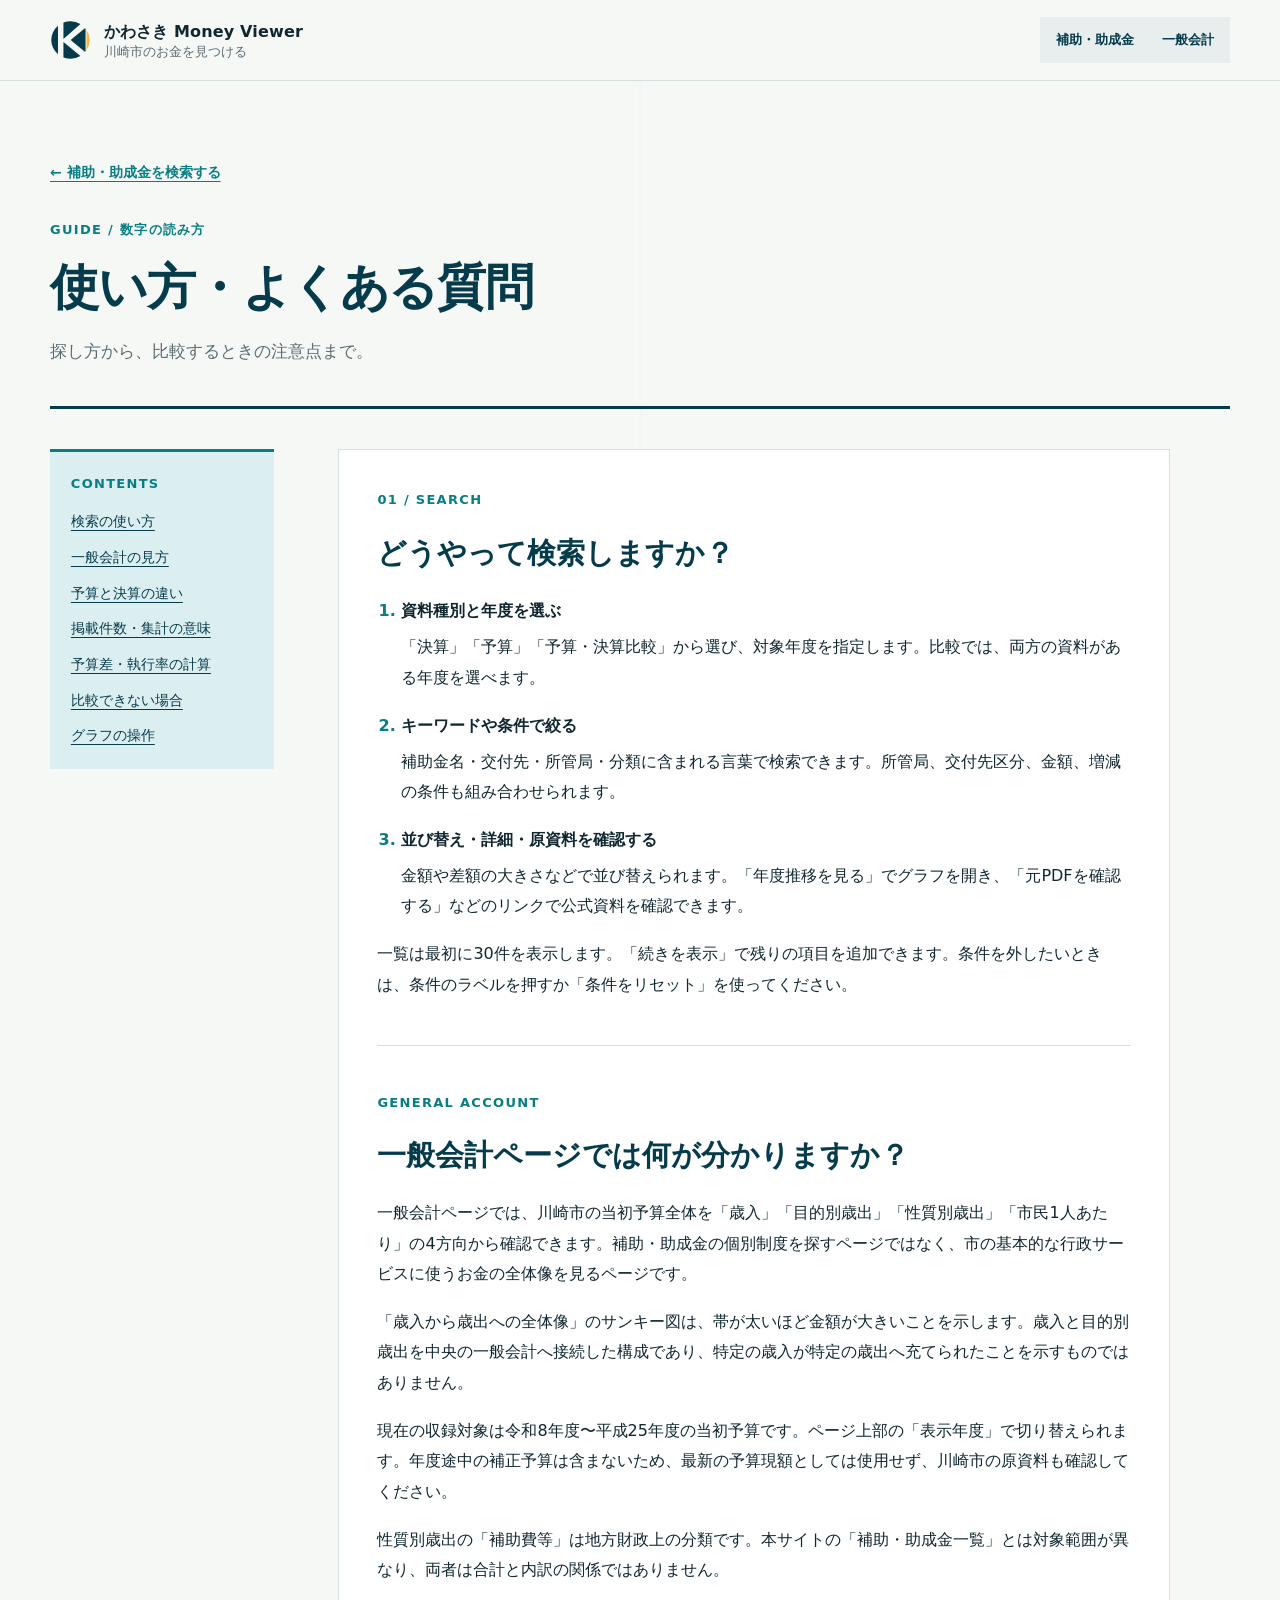
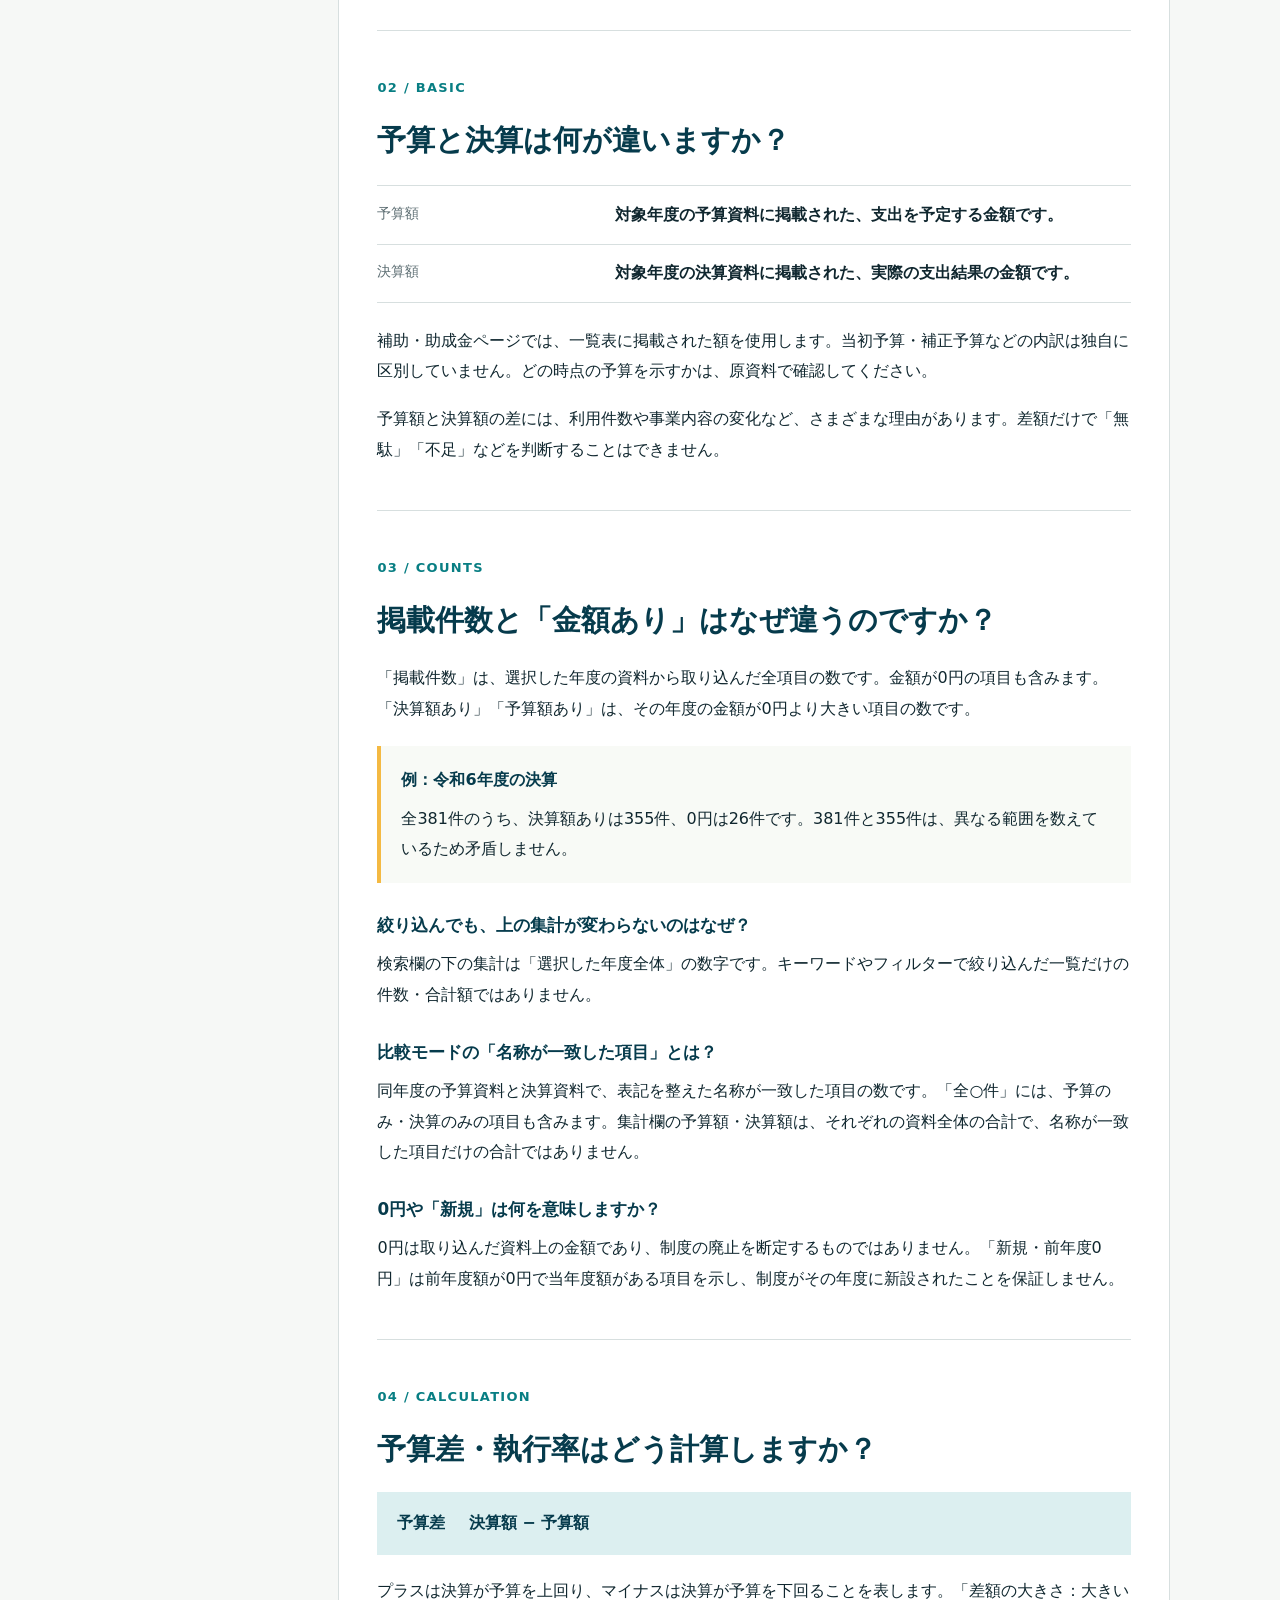
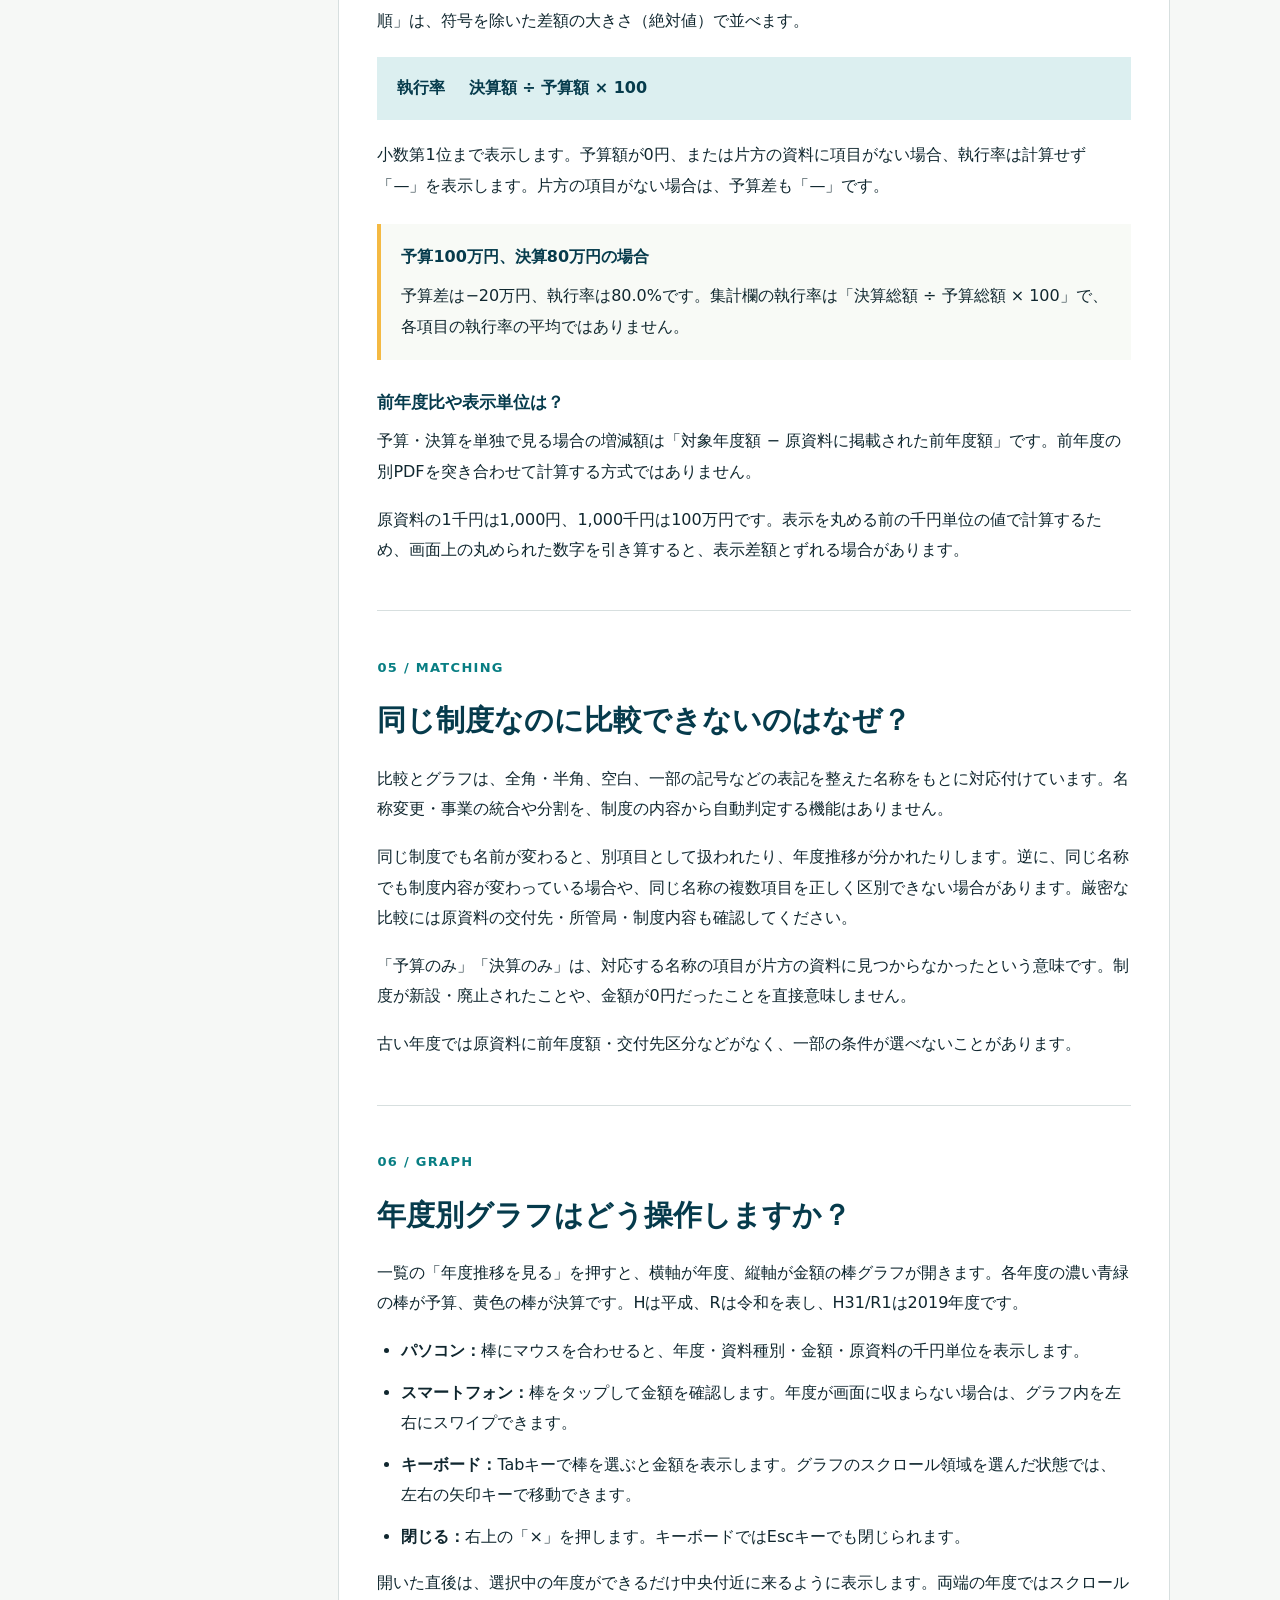
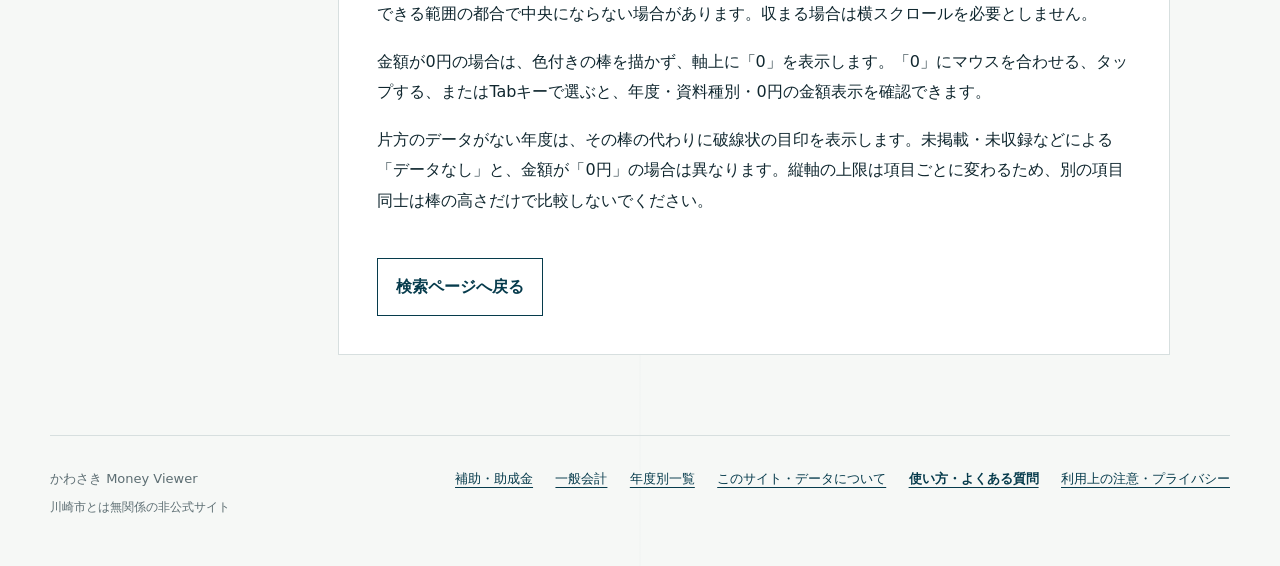
<file: help.html>
<!doctype html>
<html lang="ja">
  <head>
    <meta charset="UTF-8" />
    <meta http-equiv="Content-Security-Policy" content="default-src 'none'; script-src 'none'; style-src 'self'; img-src 'self'; font-src 'self'; connect-src 'none'; object-src 'none'; base-uri 'none'; form-action 'none'; frame-src 'none'" />
    <meta name="referrer" content="no-referrer" />
    <meta name="viewport" content="width=device-width, initial-scale=1.0" />
    <meta name="description" content="かわさき Money Viewerの検索・グラフの使い方と、掲載件数、予算差、執行率などの数字の意味をご案内します。" />
    <meta name="theme-color" content="#063b4c" />
    <link rel="canonical" href="https://yama53-lab.github.io/kawasaki-money-viewer/help.html" />
    <title>使い方・よくある質問｜かわさき Money Viewer</title>
    <link rel="icon" type="image/svg+xml" href="assets/brand-coin.svg" />
    <link rel="stylesheet" href="css/style.css" />
  </head>
  <body>
    <a class="skip-link" href="#content">本文へ移動</a>
    <header class="site-header">
      <div class="header-inner">
        <a class="brand" href="./" aria-label="かわさき Money Viewer トップ">
          <img class="brand-mark" src="assets/brand-coin.svg" alt="" aria-hidden="true" />
          <span><strong>かわさき Money Viewer</strong><small>川崎市のお金を見つける</small></span>
        </a>
        <nav class="site-nav" aria-label="主なコンテンツ"><a href="./">補助・助成金</a><a href="general-account.html">一般会計</a></nav>
      </div>
    </header>
    <main class="info-page" id="content">
      <div class="info-intro">
        <a class="info-back" href="./">← 補助・助成金を検索する</a>
        <p class="eyebrow">GUIDE / 数字の読み方</p>
        <h1>使い方・よくある質問</h1>
        <p class="info-lead">探し方から、比較するときの注意点まで。</p>
      </div>
      <div class="info-layout">
        <nav class="info-toc" aria-label="このページの目次">
          <p class="section-number">CONTENTS</p>
          <a href="#search">検索の使い方</a>
          <a href="#general-account">一般会計の見方</a>
          <a href="#budget">予算と決算の違い</a>
          <a href="#counts">掲載件数・集計の意味</a>
          <a href="#calculations">予算差・執行率の計算</a>
          <a href="#matching">比較できない場合</a>
          <a href="#graph">グラフの操作</a>
        </nav>
        <div class="info-body">
          <section id="search" aria-labelledby="search-title">
            <p class="section-number">01 / SEARCH</p>
            <h2 id="search-title">どうやって検索しますか？</h2>
            <ol class="info-steps">
              <li><strong>資料種別と年度を選ぶ</strong><p>「決算」「予算」「予算・決算比較」から選び、対象年度を指定します。比較では、両方の資料がある年度を選べます。</p></li>
              <li><strong>キーワードや条件で絞る</strong><p>補助金名・交付先・所管局・分類に含まれる言葉で検索できます。所管局、交付先区分、金額、増減の条件も組み合わせられます。</p></li>
              <li><strong>並び替え・詳細・原資料を確認する</strong><p>金額や差額の大きさなどで並び替えられます。「年度推移を見る」でグラフを開き、「元PDFを確認する」などのリンクで公式資料を確認できます。</p></li>
            </ol>
            <p>一覧は最初に30件を表示します。「続きを表示」で残りの項目を追加できます。条件を外したいときは、条件のラベルを押すか「条件をリセット」を使ってください。</p>
          </section>
          <section id="general-account" aria-labelledby="general-account-title">
            <p class="section-number">GENERAL ACCOUNT</p>
            <h2 id="general-account-title">一般会計ページでは何が分かりますか？</h2>
            <p>一般会計ページでは、川崎市の当初予算全体を「歳入」「目的別歳出」「性質別歳出」「市民1人あたり」の4方向から確認できます。補助・助成金の個別制度を探すページではなく、市の基本的な行政サービスに使うお金の全体像を見るページです。</p>
            <p>「歳入から歳出への全体像」のサンキー図は、帯が太いほど金額が大きいことを示します。歳入と目的別歳出を中央の一般会計へ接続した構成であり、特定の歳入が特定の歳出へ充てられたことを示すものではありません。</p>
            <p>現在の収録対象は令和8年度〜平成25年度の当初予算です。ページ上部の「表示年度」で切り替えられます。年度途中の補正予算は含まないため、最新の予算現額としては使用せず、川崎市の原資料も確認してください。</p>
            <p>性質別歳出の「補助費等」は地方財政上の分類です。本サイトの「補助・助成金一覧」とは対象範囲が異なり、両者は合計と内訳の関係ではありません。</p>
          </section>
          <section id="budget" aria-labelledby="budget-title">
            <p class="section-number">02 / BASIC</p>
            <h2 id="budget-title">予算と決算は何が違いますか？</h2>
            <dl class="info-facts">
              <div><dt>予算額</dt><dd>対象年度の予算資料に掲載された、支出を予定する金額です。</dd></div>
              <div><dt>決算額</dt><dd>対象年度の決算資料に掲載された、実際の支出結果の金額です。</dd></div>
            </dl>
            <p>補助・助成金ページでは、一覧表に掲載された額を使用します。当初予算・補正予算などの内訳は独自に区別していません。どの時点の予算を示すかは、原資料で確認してください。</p>
            <p>予算額と決算額の差には、利用件数や事業内容の変化など、さまざまな理由があります。差額だけで「無駄」「不足」などを判断することはできません。</p>
          </section>
          <section id="counts" aria-labelledby="counts-title">
            <p class="section-number">03 / COUNTS</p>
            <h2 id="counts-title">掲載件数と「金額あり」はなぜ違うのですか？</h2>
            <p>「掲載件数」は、選択した年度の資料から取り込んだ全項目の数です。金額が0円の項目も含みます。「決算額あり」「予算額あり」は、その年度の金額が0円より大きい項目の数です。</p>
            <div class="info-callout">
              <strong>例：令和6年度の決算</strong>
              <p>全381件のうち、決算額ありは355件、0円は26件です。381件と355件は、異なる範囲を数えているため矛盾しません。</p>
            </div>
            <h3>絞り込んでも、上の集計が変わらないのはなぜ？</h3>
            <p>検索欄の下の集計は「選択した年度全体」の数字です。キーワードやフィルターで絞り込んだ一覧だけの件数・合計額ではありません。</p>
            <h3>比較モードの「名称が一致した項目」とは？</h3>
            <p>同年度の予算資料と決算資料で、表記を整えた名称が一致した項目の数です。「全○件」には、予算のみ・決算のみの項目も含みます。集計欄の予算額・決算額は、それぞれの資料全体の合計で、名称が一致した項目だけの合計ではありません。</p>
            <h3>0円や「新規」は何を意味しますか？</h3>
            <p>0円は取り込んだ資料上の金額であり、制度の廃止を断定するものではありません。「新規・前年度0円」は前年度額が0円で当年度額がある項目を示し、制度がその年度に新設されたことを保証しません。</p>
          </section>
          <section id="calculations" aria-labelledby="calculations-title">
            <p class="section-number">04 / CALCULATION</p>
            <h2 id="calculations-title">予算差・執行率はどう計算しますか？</h2>
            <div class="info-formula"><span>予算差</span><strong>決算額 − 予算額</strong></div>
            <p>プラスは決算が予算を上回り、マイナスは決算が予算を下回ることを表します。「差額の大きさ：大きい順」は、符号を除いた差額の大きさ（絶対値）で並べます。</p>
            <div class="info-formula"><span>執行率</span><strong>決算額 ÷ 予算額 × 100</strong></div>
            <p>小数第1位まで表示します。予算額が0円、または片方の資料に項目がない場合、執行率は計算せず「—」を表示します。片方の項目がない場合は、予算差も「—」です。</p>
            <div class="info-callout">
              <strong>予算100万円、決算80万円の場合</strong>
              <p>予算差は−20万円、執行率は80.0%です。集計欄の執行率は「決算総額 ÷ 予算総額 × 100」で、各項目の執行率の平均ではありません。</p>
            </div>
            <h3>前年度比や表示単位は？</h3>
            <p>予算・決算を単独で見る場合の増減額は「対象年度額 − 原資料に掲載された前年度額」です。前年度の別PDFを突き合わせて計算する方式ではありません。</p>
            <p>原資料の1千円は1,000円、1,000千円は100万円です。表示を丸める前の千円単位の値で計算するため、画面上の丸められた数字を引き算すると、表示差額とずれる場合があります。</p>
          </section>
          <section id="matching" aria-labelledby="matching-title">
            <p class="section-number">05 / MATCHING</p>
            <h2 id="matching-title">同じ制度なのに比較できないのはなぜ？</h2>
            <p>比較とグラフは、全角・半角、空白、一部の記号などの表記を整えた名称をもとに対応付けています。名称変更・事業の統合や分割を、制度の内容から自動判定する機能はありません。</p>
            <p>同じ制度でも名前が変わると、別項目として扱われたり、年度推移が分かれたりします。逆に、同じ名称でも制度内容が変わっている場合や、同じ名称の複数項目を正しく区別できない場合があります。厳密な比較には原資料の交付先・所管局・制度内容も確認してください。</p>
            <p>「予算のみ」「決算のみ」は、対応する名称の項目が片方の資料に見つからなかったという意味です。制度が新設・廃止されたことや、金額が0円だったことを直接意味しません。</p>
            <p>古い年度では原資料に前年度額・交付先区分などがなく、一部の条件が選べないことがあります。</p>
          </section>
          <section id="graph" aria-labelledby="graph-title">
            <p class="section-number">06 / GRAPH</p>
            <h2 id="graph-title">年度別グラフはどう操作しますか？</h2>
            <p>一覧の「年度推移を見る」を押すと、横軸が年度、縦軸が金額の棒グラフが開きます。各年度の濃い青緑の棒が予算、黄色の棒が決算です。Hは平成、Rは令和を表し、H31/R1は2019年度です。</p>
            <ul>
              <li><strong>パソコン：</strong>棒にマウスを合わせると、年度・資料種別・金額・原資料の千円単位を表示します。</li>
              <li><strong>スマートフォン：</strong>棒をタップして金額を確認します。年度が画面に収まらない場合は、グラフ内を左右にスワイプできます。</li>
              <li><strong>キーボード：</strong>Tabキーで棒を選ぶと金額を表示します。グラフのスクロール領域を選んだ状態では、左右の矢印キーで移動できます。</li>
              <li><strong>閉じる：</strong>右上の「×」を押します。キーボードではEscキーでも閉じられます。</li>
            </ul>
            <p>開いた直後は、選択中の年度ができるだけ中央付近に来るように表示します。両端の年度ではスクロールできる範囲の都合で中央にならない場合があります。収まる場合は横スクロールを必要としません。</p>
            <p>金額が0円の場合は、色付きの棒を描かず、軸上に「0」を表示します。「0」にマウスを合わせる、タップする、またはTabキーで選ぶと、年度・資料種別・0円の金額表示を確認できます。</p>
            <p>片方のデータがない年度は、その棒の代わりに破線状の目印を表示します。未掲載・未収録などによる「データなし」と、金額が「0円」の場合は異なります。縦軸の上限は項目ごとに変わるため、別の項目同士は棒の高さだけで比較しないでください。</p>
          </section>
          <a class="secondary-button info-search-link" href="./">検索ページへ戻る</a>
        </div>
      </div>
    </main>
    <footer class="site-footer">
      <div><p>かわさき Money Viewer</p><small>川崎市とは無関係の非公式サイト</small></div>
      <nav class="footer-nav" aria-label="サイト案内">
        <a href="./">補助・助成金</a>
        <a href="general-account.html">一般会計</a>
        <a href="years/">年度別一覧</a>
        <a href="about.html">このサイト・データについて</a>
        <a href="help.html" aria-current="page">使い方・よくある質問</a>
        <a href="policy.html">利用上の注意・プライバシー</a>
      </nav>
    </footer>
  </body>
</html>
</file>
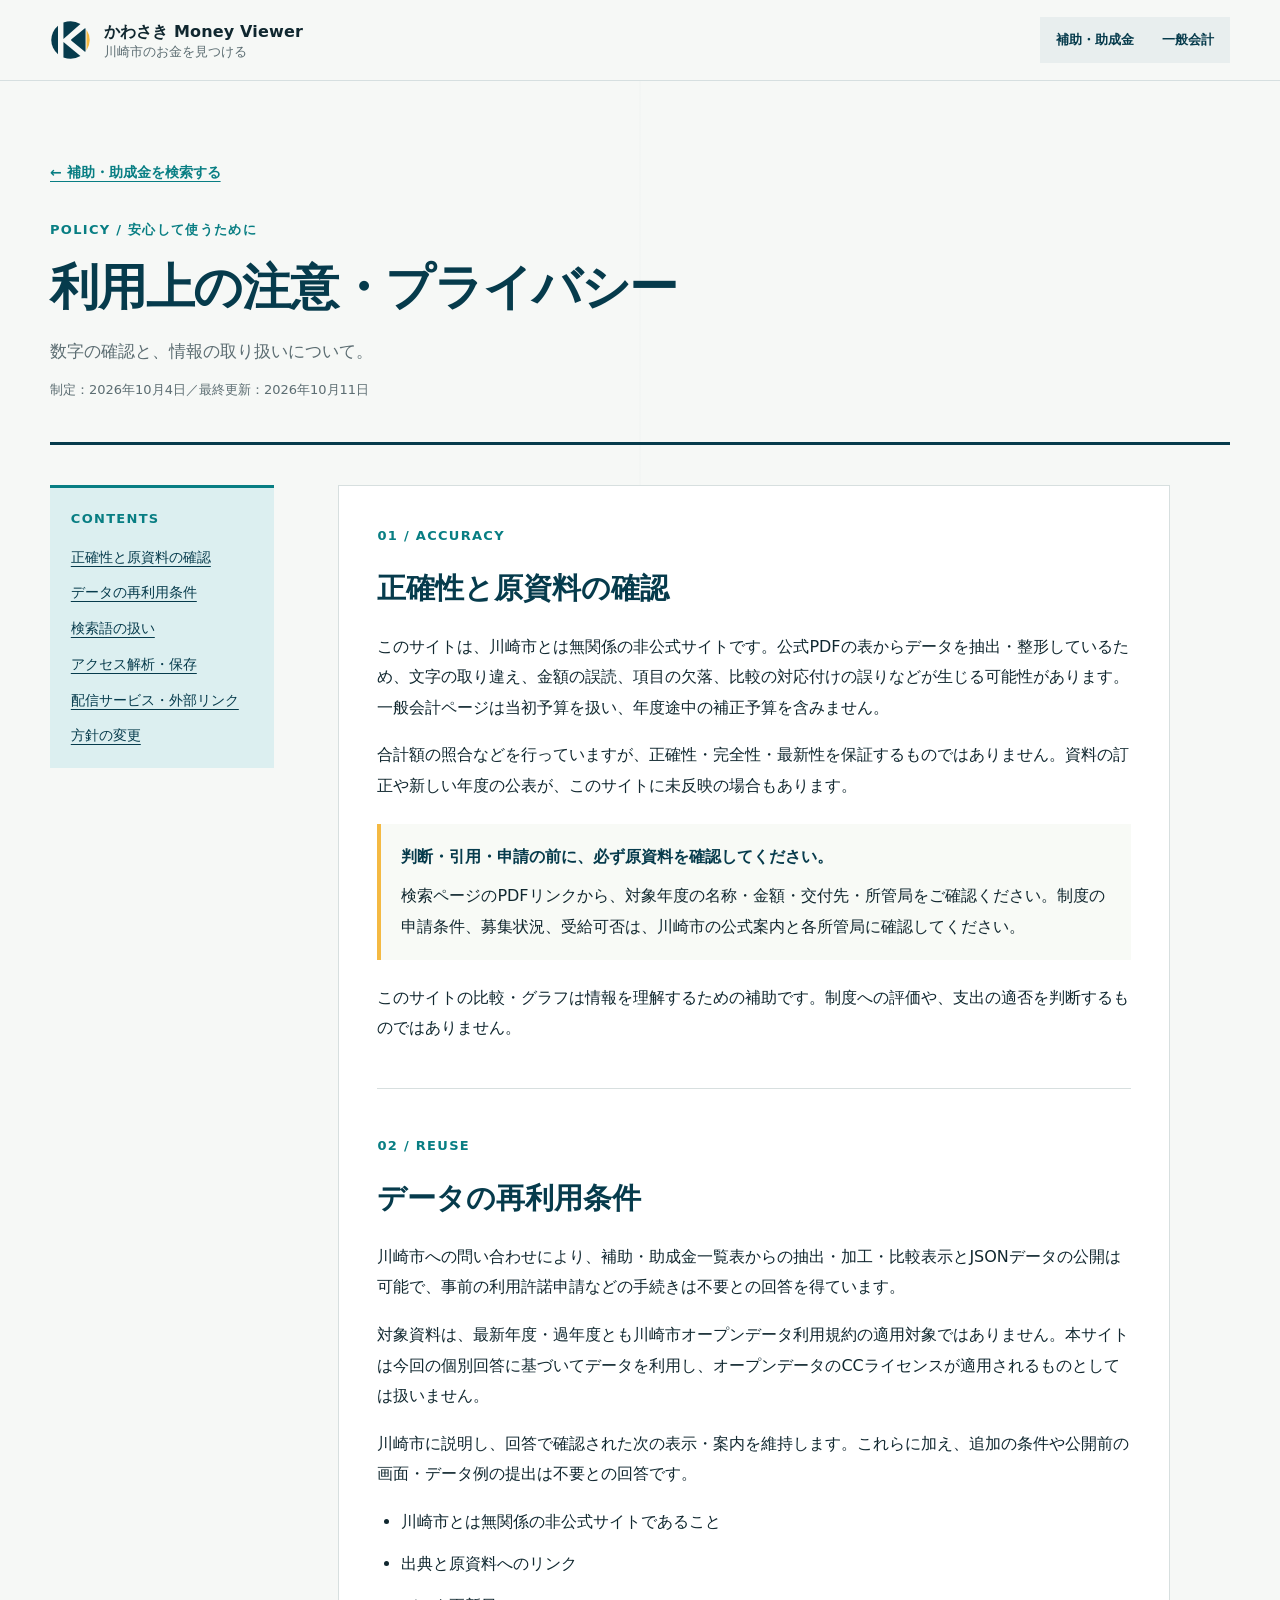
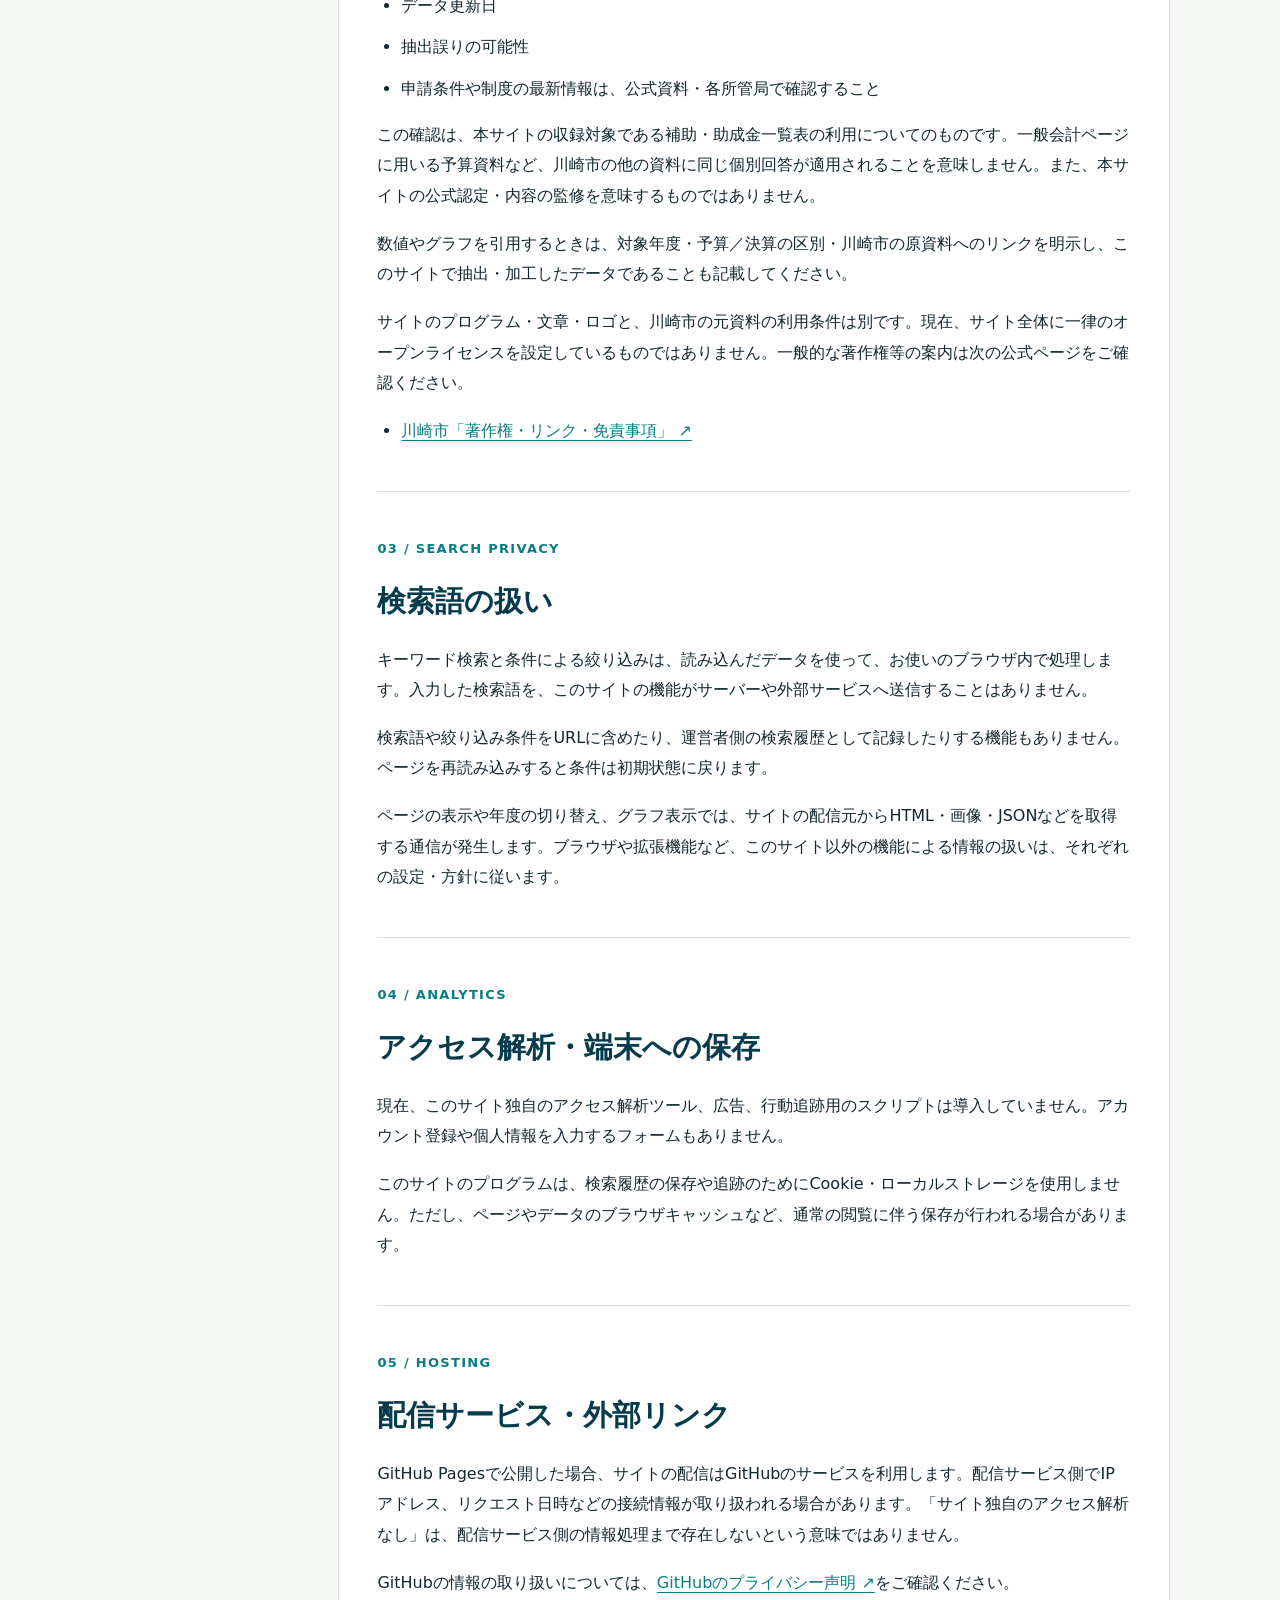
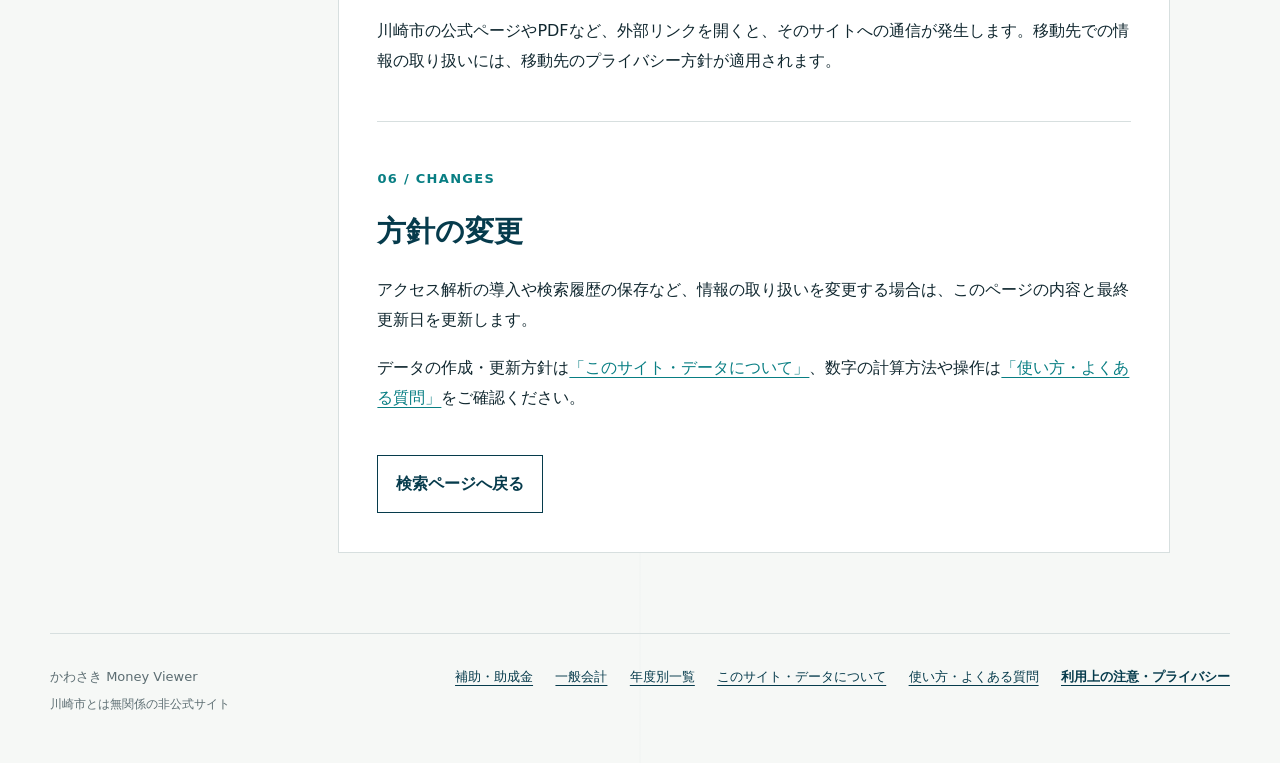
<file: policy.html>
<!doctype html>
<html lang="ja">
  <head>
    <meta charset="UTF-8" />
    <meta http-equiv="Content-Security-Policy" content="default-src 'none'; script-src 'none'; style-src 'self'; img-src 'self'; font-src 'self'; connect-src 'none'; object-src 'none'; base-uri 'none'; form-action 'none'; frame-src 'none'" />
    <meta name="referrer" content="no-referrer" />
    <meta name="viewport" content="width=device-width, initial-scale=1.0" />
    <meta name="description" content="かわさき Money Viewerのデータ利用上の注意、原資料と再利用条件、検索語の扱い、アクセス解析の有無についてご案内します。" />
    <meta name="theme-color" content="#063b4c" />
    <link rel="canonical" href="https://yama53-lab.github.io/kawasaki-money-viewer/policy.html" />
    <title>利用上の注意・プライバシー｜かわさき Money Viewer</title>
    <link rel="icon" type="image/svg+xml" href="assets/brand-coin.svg" />
    <link rel="stylesheet" href="css/style.css" />
  </head>
  <body>
    <a class="skip-link" href="#content">本文へ移動</a>
    <header class="site-header">
      <div class="header-inner">
        <a class="brand" href="./" aria-label="かわさき Money Viewer トップ">
          <img class="brand-mark" src="assets/brand-coin.svg" alt="" aria-hidden="true" />
          <span><strong>かわさき Money Viewer</strong><small>川崎市のお金を見つける</small></span>
        </a>
        <nav class="site-nav" aria-label="主なコンテンツ"><a href="./">補助・助成金</a><a href="general-account.html">一般会計</a></nav>
      </div>
    </header>
    <main class="info-page" id="content">
      <div class="info-intro">
        <a class="info-back" href="./">← 補助・助成金を検索する</a>
        <p class="eyebrow">POLICY / 安心して使うために</p>
        <h1>利用上の注意・プライバシー</h1>
        <p class="info-lead">数字の確認と、情報の取り扱いについて。</p>
        <p class="info-date">制定：2026年10月4日／最終更新：2026年10月11日</p>
      </div>
      <div class="info-layout">
        <nav class="info-toc" aria-label="このページの目次">
          <p class="section-number">CONTENTS</p>
          <a href="#accuracy">正確性と原資料の確認</a>
          <a href="#reuse">データの再利用条件</a>
          <a href="#search-privacy">検索語の扱い</a>
          <a href="#analytics">アクセス解析・保存</a>
          <a href="#hosting">配信サービス・外部リンク</a>
          <a href="#changes">方針の変更</a>
        </nav>
        <div class="info-body">
          <section id="accuracy" aria-labelledby="accuracy-title">
            <p class="section-number">01 / ACCURACY</p>
            <h2 id="accuracy-title">正確性と原資料の確認</h2>
            <p>このサイトは、川崎市とは無関係の非公式サイトです。公式PDFの表からデータを抽出・整形しているため、文字の取り違え、金額の誤読、項目の欠落、比較の対応付けの誤りなどが生じる可能性があります。一般会計ページは当初予算を扱い、年度途中の補正予算を含みません。</p>
            <p>合計額の照合などを行っていますが、正確性・完全性・最新性を保証するものではありません。資料の訂正や新しい年度の公表が、このサイトに未反映の場合もあります。</p>
            <div class="info-callout">
              <strong>判断・引用・申請の前に、必ず原資料を確認してください。</strong>
              <p>検索ページのPDFリンクから、対象年度の名称・金額・交付先・所管局をご確認ください。制度の申請条件、募集状況、受給可否は、川崎市の公式案内と各所管局に確認してください。</p>
            </div>
            <p>このサイトの比較・グラフは情報を理解するための補助です。制度への評価や、支出の適否を判断するものではありません。</p>
          </section>
          <section id="reuse" aria-labelledby="reuse-title">
            <p class="section-number">02 / REUSE</p>
            <h2 id="reuse-title">データの再利用条件</h2>
            <p>川崎市への問い合わせにより、補助・助成金一覧表からの抽出・加工・比較表示とJSONデータの公開は可能で、事前の利用許諾申請などの手続きは不要との回答を得ています。</p>
            <p>対象資料は、最新年度・過年度とも川崎市オープンデータ利用規約の適用対象ではありません。本サイトは今回の個別回答に基づいてデータを利用し、オープンデータのCCライセンスが適用されるものとしては扱いません。</p>
            <p>川崎市に説明し、回答で確認された次の表示・案内を維持します。これらに加え、追加の条件や公開前の画面・データ例の提出は不要との回答です。</p>
            <ul>
              <li>川崎市とは無関係の非公式サイトであること</li>
              <li>出典と原資料へのリンク</li>
              <li>データ更新日</li>
              <li>抽出誤りの可能性</li>
              <li>申請条件や制度の最新情報は、公式資料・各所管局で確認すること</li>
            </ul>
            <p>この確認は、本サイトの収録対象である補助・助成金一覧表の利用についてのものです。一般会計ページに用いる予算資料など、川崎市の他の資料に同じ個別回答が適用されることを意味しません。また、本サイトの公式認定・内容の監修を意味するものではありません。</p>
            <p>数値やグラフを引用するときは、対象年度・予算／決算の区別・川崎市の原資料へのリンクを明示し、このサイトで抽出・加工したデータであることも記載してください。</p>
            <p>サイトのプログラム・文章・ロゴと、川崎市の元資料の利用条件は別です。現在、サイト全体に一律のオープンライセンスを設定しているものではありません。一般的な著作権等の案内は次の公式ページをご確認ください。</p>
            <ul class="info-links">
              <li><a href="https://www.city.kawasaki.jp/main/site_policy/0000000027.html" target="_blank" rel="noopener noreferrer">川崎市「著作権・リンク・免責事項」 ↗</a></li>
            </ul>
          </section>
          <section id="search-privacy" aria-labelledby="search-privacy-title">
            <p class="section-number">03 / SEARCH PRIVACY</p>
            <h2 id="search-privacy-title">検索語の扱い</h2>
            <p>キーワード検索と条件による絞り込みは、読み込んだデータを使って、お使いのブラウザ内で処理します。入力した検索語を、このサイトの機能がサーバーや外部サービスへ送信することはありません。</p>
            <p>検索語や絞り込み条件をURLに含めたり、運営者側の検索履歴として記録したりする機能もありません。ページを再読み込みすると条件は初期状態に戻ります。</p>
            <p>ページの表示や年度の切り替え、グラフ表示では、サイトの配信元からHTML・画像・JSONなどを取得する通信が発生します。ブラウザや拡張機能など、このサイト以外の機能による情報の扱いは、それぞれの設定・方針に従います。</p>
          </section>
          <section id="analytics" aria-labelledby="analytics-title">
            <p class="section-number">04 / ANALYTICS</p>
            <h2 id="analytics-title">アクセス解析・端末への保存</h2>
            <p>現在、このサイト独自のアクセス解析ツール、広告、行動追跡用のスクリプトは導入していません。アカウント登録や個人情報を入力するフォームもありません。</p>
            <p>このサイトのプログラムは、検索履歴の保存や追跡のためにCookie・ローカルストレージを使用しません。ただし、ページやデータのブラウザキャッシュなど、通常の閲覧に伴う保存が行われる場合があります。</p>
          </section>
          <section id="hosting" aria-labelledby="hosting-title">
            <p class="section-number">05 / HOSTING</p>
            <h2 id="hosting-title">配信サービス・外部リンク</h2>
            <p>GitHub Pagesで公開した場合、サイトの配信はGitHubのサービスを利用します。配信サービス側でIPアドレス、リクエスト日時などの接続情報が取り扱われる場合があります。「サイト独自のアクセス解析なし」は、配信サービス側の情報処理まで存在しないという意味ではありません。</p>
            <p>GitHubの情報の取り扱いについては、<a href="https://docs.github.com/en/site-policy/privacy-policies/github-general-privacy-statement" target="_blank" rel="noopener noreferrer">GitHubのプライバシー声明 ↗</a>をご確認ください。</p>
            <p>川崎市の公式ページやPDFなど、外部リンクを開くと、そのサイトへの通信が発生します。移動先での情報の取り扱いには、移動先のプライバシー方針が適用されます。</p>
          </section>
          <section id="changes" aria-labelledby="changes-title">
            <p class="section-number">06 / CHANGES</p>
            <h2 id="changes-title">方針の変更</h2>
            <p>アクセス解析の導入や検索履歴の保存など、情報の取り扱いを変更する場合は、このページの内容と最終更新日を更新します。</p>
            <p>データの作成・更新方針は<a href="about.html">「このサイト・データについて」</a>、数字の計算方法や操作は<a href="help.html">「使い方・よくある質問」</a>をご確認ください。</p>
          </section>
          <a class="secondary-button info-search-link" href="./">検索ページへ戻る</a>
        </div>
      </div>
    </main>
    <footer class="site-footer">
      <div><p>かわさき Money Viewer</p><small>川崎市とは無関係の非公式サイト</small></div>
      <nav class="footer-nav" aria-label="サイト案内">
        <a href="./">補助・助成金</a>
        <a href="general-account.html">一般会計</a>
        <a href="years/">年度別一覧</a>
        <a href="about.html">このサイト・データについて</a>
        <a href="help.html">使い方・よくある質問</a>
        <a href="policy.html" aria-current="page">利用上の注意・プライバシー</a>
      </nav>
    </footer>
  </body>
</html>
</file>
<file: css/style.css>
:root {
  color-scheme: light;
  --ink: #10272f;
  --muted: #5c6d72;
  --deep: #063b4c;
  --teal: #087e83;
  --teal-soft: #dceff0;
  --yellow: #f4b942;
  --paper: #f6f8f6;
  --white: #ffffff;
  --line: #d7dfdf;
  --red: #b24236;
  --blue: #136b87;
  --shadow: 0 18px 50px rgba(6, 59, 76, 0.08);
  --font-sans: system-ui, -apple-system, BlinkMacSystemFont, "Hiragino Sans", "Hiragino Kaku Gothic ProN", "Yu Gothic UI", "Yu Gothic", Meiryo, sans-serif;
  --font-numeric: "Helvetica Neue", Arial, "Hiragino Sans", "Yu Gothic UI", Meiryo, sans-serif;
}

* {
  box-sizing: border-box;
}

html {
  scroll-behavior: smooth;
}

body {
  margin: 0;
  color: var(--ink);
  background:
    linear-gradient(90deg, transparent calc(50% - 1px), rgba(6, 59, 76, 0.025) 50%, transparent calc(50% + 1px)),
    var(--paper);
  font-family: var(--font-sans);
  font-size: 1rem;
  font-kerning: normal;
  line-height: 1.75;
  text-rendering: optimizeLegibility;
  -webkit-font-smoothing: antialiased;
}

button,
input,
select {
  font: inherit;
}

button,
select {
  cursor: pointer;
}

a {
  color: inherit;
}

.skip-link {
  position: fixed;
  z-index: 100;
  top: 0.75rem;
  left: 0.75rem;
  padding: 0.65rem 1rem;
  color: #fff;
  background: var(--deep);
  transform: translateY(-160%);
}

.skip-link:focus {
  transform: translateY(0);
}

.site-header {
  border-bottom: 1px solid rgba(6, 59, 76, 0.13);
  background: rgba(246, 248, 246, 0.92);
  backdrop-filter: blur(12px);
}

.header-inner,
main,
footer {
  width: min(1180px, calc(100% - 2.5rem));
  margin-inline: auto;
}

.header-inner {
  min-height: 5rem;
  display: flex;
  align-items: center;
  justify-content: space-between;
  gap: 2rem;
}

.brand {
  display: inline-flex;
  min-width: 0;
  gap: 0.8rem;
  align-items: center;
  text-decoration: none;
}

.brand-mark {
  display: block;
  width: 2.55rem;
  height: 2.55rem;
  flex: 0 0 auto;
}

.brand strong,
.brand small {
  display: block;
}

.brand strong {
  font-size: 1rem;
  letter-spacing: 0.01em;
}

.brand small {
  margin-top: -0.15rem;
  color: var(--muted);
  font-size: 0.8125rem;
  line-height: 1.45;
}

.source-link {
  display: inline-flex;
  align-items: center;
  gap: 0.5rem;
  width: fit-content;
  color: var(--deep);
  font-weight: 700;
  text-underline-offset: 0.25rem;
}

.intro {
  display: grid;
  grid-template-columns: minmax(0, 1.3fr) minmax(16rem, 0.7fr);
  gap: clamp(2rem, 7vw, 7rem);
  align-items: end;
  padding: clamp(3.75rem, 8vw, 7rem) 0 3rem;
}

.intro > *,
.notes > *,
.dataset-controls > * {
  min-width: 0;
}

.eyebrow,
.section-number {
  margin: 0 0 0.8rem;
  color: var(--teal);
  font-size: 0.8125rem;
  font-weight: 800;
  letter-spacing: 0.1em;
  text-transform: uppercase;
}

h1,
h2,
p {
  margin-top: 0;
}

h1 {
  margin-bottom: 0;
  color: var(--deep);
  font-family: var(--font-sans);
  font-size: clamp(2.6rem, 5.3vw, 5rem);
  font-weight: 800;
  letter-spacing: -0.035em;
  line-height: 1.16;
  white-space: normal;
}

h2 {
  margin-bottom: 0;
  color: var(--deep);
  font-size: clamp(1.5rem, 3vw, 2.3rem);
  font-weight: 700;
  line-height: 1.35;
}

.intro-copy {
  max-width: 33rem;
  margin-bottom: 0.65rem;
  padding-left: 1.2rem;
  border-left: 4px solid var(--yellow);
  color: #43565c;
  font-size: 1.05rem;
  line-height: 1.85;
}

.summary {
  display: grid;
  grid-template-columns: repeat(3, 1fr);
  color: #fff;
  background: var(--deep);
  box-shadow: var(--shadow);
}

.summary article {
  min-height: 10.4rem;
  padding: 1.45rem clamp(1.1rem, 3vw, 2rem);
}

.summary article + article {
  border-left: 1px solid rgba(255, 255, 255, 0.18);
}

.summary-label,
.summary small {
  display: block;
  color: rgba(255, 255, 255, 0.66);
  font-size: 0.8125rem;
  line-height: 1.5;
}

.summary strong {
  display: block;
  margin: 0.55rem 0 0.2rem;
  font-family: var(--font-numeric);
  font-size: clamp(1.75rem, 4vw, 2.8rem);
  font-weight: 700;
  letter-spacing: -0.025em;
  line-height: 1.15;
}

.summary-source {
  margin-bottom: 0.2rem;
  color: rgba(255, 255, 255, 0.78) !important;
  font-variant-numeric: tabular-nums;
}

.search-panel {
  margin-top: 0;
  padding: clamp(1.4rem, 4vw, 2.5rem);
  background: var(--white);
  border: 1px solid var(--line);
  box-shadow: var(--shadow);
}

.search-panel + .summary {
  margin-top: 1.4rem;
}

.panel-heading,
.results-heading {
  display: flex;
  align-items: end;
  justify-content: space-between;
  gap: 1.5rem;
}

.text-button {
  padding: 0;
  border: 0;
  border-bottom: 1px solid currentColor;
  color: var(--teal);
  background: transparent;
  font-size: 0.88rem;
}

.search-primary {
  margin-top: 2rem;
}

.dataset-controls {
  display: grid;
  grid-template-columns: minmax(20rem, 1.15fr) minmax(12rem, 0.65fr) minmax(12rem, 1fr);
  gap: 1rem;
  align-items: end;
  margin-top: 2rem;
  padding: 1.1rem;
  color: #fff;
  background: var(--deep);
}

.dataset-controls fieldset {
  min-width: 0;
  margin: 0;
  padding: 0;
  border: 0;
}

.dataset-controls legend,
.dataset-controls label > span {
  display: block;
  margin-bottom: 0.45rem;
  color: rgba(255, 255, 255, 0.72);
  font-size: 0.875rem;
  font-weight: 700;
}

.dataset-controls select {
  color: var(--ink);
  background: #fff;
  border-color: rgba(255, 255, 255, 0.45);
}

.type-switch {
  display: grid;
  grid-template-columns: 0.8fr 0.8fr 1.5fr;
  min-height: 3.25rem;
  padding: 0.25rem;
  background: rgba(255, 255, 255, 0.1);
}

.type-switch button {
  border: 0;
  color: rgba(255, 255, 255, 0.72);
  background: transparent;
  font-size: 0.875rem;
  font-weight: 800;
  line-height: 1.35;
}

.type-switch button[aria-pressed="true"] {
  color: var(--deep);
  background: var(--yellow);
}

.dataset-status {
  align-self: center;
  margin: 1.35rem 0 0;
  color: rgba(255, 255, 255, 0.78);
  font-size: 0.875rem;
  line-height: 1.6;
}

.search-primary > label,
.filters label > span,
.sort-control > span {
  display: block;
  margin-bottom: 0.45rem;
  color: #41565c;
  font-size: 0.875rem;
  font-weight: 700;
}

.search-input-wrap {
  position: relative;
}

.search-input-wrap svg {
  position: absolute;
  top: 50%;
  left: 1rem;
  width: 1.25rem;
  fill: none;
  stroke: var(--teal);
  stroke-width: 1.8;
  transform: translateY(-50%);
}

input,
select {
  width: 100%;
  min-height: 3.25rem;
  color: var(--ink);
  background: #fbfcfb;
  border: 1px solid #bdc9c9;
  border-radius: 0;
  font-weight: 500;
}

input::placeholder {
  color: #6d7d82;
  opacity: 1;
}

input {
  padding: 0.75rem 1rem 0.75rem 3.1rem;
}

select {
  padding: 0.7rem 2.4rem 0.7rem 0.8rem;
}

input:focus,
select:focus,
button:focus-visible,
a:focus-visible,
.table-wrap:focus-visible {
  outline: 3px solid rgba(244, 185, 66, 0.85);
  outline-offset: 2px;
}

select:disabled {
  cursor: not-allowed;
  opacity: 0.55;
}

.filters {
  display: grid;
  grid-template-columns: repeat(4, minmax(0, 1fr));
  gap: 1rem;
  margin-top: 1.25rem;
}

.results-section {
  padding: clamp(4rem, 8vw, 7rem) 0;
}

.results-heading {
  margin-bottom: 1.5rem;
}

.sort-control {
  width: min(20rem, 100%);
}

.active-filters {
  display: flex;
  flex-wrap: wrap;
  gap: 0.45rem;
  min-height: 1.75rem;
  margin-bottom: 0.8rem;
}

.filter-chip {
  max-width: 100%;
  min-width: 0;
  overflow-wrap: anywhere;
  text-align: left;
  padding: 0.25rem 0.65rem;
  color: var(--deep);
  background: var(--teal-soft);
  border: 0;
  border-radius: 999px;
  font-size: 0.75rem;
}

.filter-chip::after {
  content: " ×";
}

.source-link[aria-disabled="true"] {
  opacity: 0.55;
  cursor: not-allowed;
}

.table-wrap {
  overflow-x: auto;
  background: var(--white);
  border-top: 3px solid var(--deep);
  box-shadow: var(--shadow);
}

table {
  width: 100%;
  border-collapse: collapse;
}

th,
td {
  padding: 1.05rem 1rem;
  border-bottom: 1px solid var(--line);
  text-align: left;
  vertical-align: top;
}

th {
  color: #54686e;
  background: #edf2f1;
  font-size: 0.875rem;
  font-weight: 700;
  line-height: 1.5;
  white-space: nowrap;
}

tbody tr:hover {
  background: #f7fbfa;
}

.name-cell {
  width: 38%;
  min-width: 18rem;
}

.name-cell strong,
.recipient {
  display: block;
}

.name-cell strong {
  margin-bottom: 0.35rem;
  color: var(--deep);
  font-weight: 700;
  line-height: 1.65;
}

.recipient,
.mobile-meta {
  color: var(--muted);
  font-size: 0.8125rem;
  line-height: 1.65;
}

.badge-line {
  display: flex;
  flex-wrap: wrap;
  gap: 0.35rem;
  margin-bottom: 0.35rem;
}

.badge {
  display: inline-block;
  padding: 0.06rem 0.4rem;
  color: var(--deep);
  background: var(--teal-soft);
  font-size: 0.75rem;
  font-weight: 800;
  line-height: 1.4;
}

.badge--new {
  background: #fff0c9;
}

.number-cell {
  font-family: var(--font-numeric);
  text-align: right;
  white-space: nowrap;
  font-variant-numeric: tabular-nums;
}

.amount-primary,
.amount-source {
  display: block;
}

.amount-primary {
  font-weight: 700;
}

.amount-source {
  margin-top: 0.08rem;
  font-size: 0.75rem;
  font-weight: 500;
  line-height: 1.4;
  opacity: 0.68;
}

.change-up {
  color: var(--red);
}

.change-down {
  color: var(--blue);
}

.change-same {
  color: var(--muted);
}

.mobile-meta {
  display: none;
}

.mobile-comparison {
  display: none;
}

.detail-button {
  margin-top: 0.8rem;
  padding: 0.35rem 0;
  border: 0;
  border-bottom: 1px solid currentColor;
  color: var(--teal);
  background: transparent;
  font-size: 0.8125rem;
  font-weight: 700;
}

.trend-dialog {
  width: min(66rem, calc(100% - 2rem));
  max-height: min(52rem, calc(100dvh - 2rem));
  overflow: auto;
  padding: 0;
  color: var(--ink);
  background: var(--white);
  border: 0;
  box-shadow: 0 28px 90px rgba(6, 59, 76, 0.28);
}

.trend-dialog::backdrop {
  background: rgba(6, 32, 40, 0.68);
  backdrop-filter: blur(4px);
}

.trend-panel {
  position: relative;
  padding: clamp(1.5rem, 4vw, 3rem);
}

.dialog-close {
  position: absolute;
  z-index: 4;
  top: 1rem;
  right: 1rem;
  display: grid;
  width: 2.75rem;
  height: 2.75rem;
  place-items: center;
  padding: 0;
  color: var(--deep);
  background: var(--paper);
  border: 1px solid var(--line);
  font-size: 1.5rem;
  line-height: 1;
}

.trend-dialog h2 {
  max-width: calc(100% - 3.5rem);
  font-size: clamp(1.35rem, 3vw, 2rem);
}

.trend-meta {
  margin: 0.7rem 0 0;
  color: var(--muted);
}

.trend-legend {
  display: flex;
  flex-wrap: wrap;
  gap: 1.25rem;
  margin: 1.7rem 0 0;
  font-size: 0.875rem;
  font-weight: 700;
}

.trend-legend span {
  display: inline-flex;
  align-items: center;
  gap: 0.45rem;
}

.legend-swatch {
  width: 0.9rem;
  height: 0.9rem;
}

.legend-swatch--budget {
  background: var(--deep);
}

.legend-swatch--settlement {
  background: var(--yellow);
  border: 1px solid #b77a00;
}

.trend-loading {
  min-height: 12rem;
  display: grid;
  place-items: center;
  color: var(--muted);
}

.trend-loading[hidden],
.trend-chart[hidden] {
  display: none;
}

.trend-chart {
  display: grid;
  grid-template-columns: 4.8rem minmax(0, 1fr);
  margin-top: 0.5rem;
}

.trend-y-axis {
  position: relative;
  height: 18rem;
  margin-top: 5rem;
  border-right: 1px solid #aebbbb;
}

.trend-y-axis span {
  position: absolute;
  right: 0.65rem;
  color: var(--muted);
  font-size: 0.75rem;
  line-height: 1;
  white-space: nowrap;
  transform: translateY(-50%);
}

.trend-scroll {
  overflow-x: auto;
  overscroll-behavior-inline: contain;
}

.trend-plot {
  position: relative;
  height: 25.5rem;
}

.trend-grid-line {
  position: absolute;
  z-index: 0;
  right: 0;
  left: 0;
  border-top: 1px solid #dfe6e5;
}

.trend-groups {
  position: absolute;
  z-index: 1;
  top: 5rem;
  right: 0;
  left: 0;
  display: flex;
  height: 20rem;
}

.trend-year-group {
  flex: 1 0 4.6rem;
  min-width: 4.6rem;
  display: grid;
  grid-template-rows: 18rem 2rem;
}

.trend-bars {
  display: flex;
  align-items: end;
  justify-content: center;
  gap: 0.28rem;
}

.trend-bar {
  position: relative;
  width: 1.35rem;
  min-height: 0.4rem;
  padding: 0;
  border: 0;
  border-radius: 0.18rem 0.18rem 0 0;
}

.trend-bar--budget {
  background: var(--deep);
}

.trend-bar--settlement {
  background: var(--yellow);
  border: 1px solid #b77a00;
  border-bottom: 0;
}

.trend-bar:hover,
.trend-bar:focus-visible {
  filter: brightness(1.15);
  outline: 3px solid rgba(244, 185, 66, 0.9);
  outline-offset: 2px;
}

/* Keep zero amounts interactive without drawing a positive-height bar. */
.trend-bar--zero {
  display: flex;
  align-items: end;
  justify-content: center;
  height: 1.35rem;
  min-height: 0;
  border: 0;
  border-radius: 0;
  background: transparent;
  color: #43565c;
  font-family: var(--font-sans);
  font-size: 0.7rem;
  font-weight: 700;
  line-height: 1.2;
  -webkit-tap-highlight-color: transparent;
}

.trend-bar--zero:hover {
  filter: none;
  outline: none;
}

.trend-bar--zero:focus-visible {
  filter: none;
  outline: 2px dashed #43565c;
  outline-offset: 2px;
}

.trend-tooltip {
  position: absolute;
  z-index: 5;
  bottom: calc(100% + 0.55rem);
  left: 50%;
  display: none;
  width: max-content;
  max-width: min(14rem, var(--tooltip-available-width, 14rem));
  padding: 0.55rem 0.7rem;
  color: #fff;
  background: #10272f;
  box-shadow: 0 8px 24px rgba(6, 32, 40, 0.24);
  font-family: var(--font-sans);
  font-size: 0.75rem;
  font-weight: 500;
  line-height: 1.45;
  text-align: left;
  white-space: normal;
  overflow-wrap: anywhere;
  transform: translateX(-50%);
  pointer-events: none;
}

.trend-tooltip::after {
  content: "";
  position: absolute;
  top: 100%;
  left: var(--tooltip-arrow-left, 50%);
  border: 0.35rem solid transparent;
  border-top-color: #10272f;
  transform: translateX(-50%);
}

.trend-tooltip strong,
.trend-tooltip span,
.trend-tooltip small {
  display: block;
}

.trend-tooltip span {
  margin-top: 0.15rem;
  font-size: 0.9rem;
  font-weight: 800;
}

.trend-tooltip small {
  color: rgba(255, 255, 255, 0.72);
}

.trend-bar:hover .trend-tooltip,
.trend-bar:focus .trend-tooltip {
  display: block;
}

.trend-bar-missing {
  align-self: end;
  width: 1.35rem;
  height: 0.2rem;
  margin-bottom: 0.05rem;
  background: repeating-linear-gradient(90deg, #b9c4c4 0 3px, transparent 3px 6px);
}

.trend-year-label {
  align-self: start;
  padding-top: 0.55rem;
  color: #43565c;
  font-size: 0.75rem;
  font-weight: 700;
  text-align: center;
  white-space: nowrap;
}

.trend-note {
  margin: 0.4rem 0 0;
  color: var(--muted);
  font-size: 0.8125rem;
}

.empty-state {
  padding: 4rem 1rem;
  border: 1px solid var(--line);
  background: var(--white);
  text-align: center;
}

.empty-state strong {
  display: block;
  margin-bottom: 0.4rem;
  color: var(--deep);
  font-size: 1.2rem;
}

.empty-state p {
  color: var(--muted);
}

.load-more-wrap {
  display: grid;
  place-items: center;
  margin-top: 1.5rem;
}

.secondary-button {
  min-width: 11rem;
  padding: 0.8rem 1.1rem;
  border: 1px solid var(--deep);
  color: var(--deep);
  background: transparent;
  font-weight: 700;
}

.secondary-button:hover {
  color: #fff;
  background: var(--deep);
}

.notes {
  display: grid;
  grid-template-columns: minmax(12rem, 0.75fr) minmax(0, 1.25fr);
  gap: clamp(2rem, 7vw, 7rem);
  margin-bottom: 6rem;
  padding: clamp(2rem, 5vw, 4rem);
  background: var(--teal-soft);
}

.notes-body > p:first-child {
  font-size: 1.06rem;
}

.notes dl {
  margin: 2rem 0;
  border-top: 1px solid rgba(6, 59, 76, 0.18);
}

.notes dl div {
  display: grid;
  grid-template-columns: 8rem 1fr;
  gap: 1rem;
  padding: 0.75rem 0;
  border-bottom: 1px solid rgba(6, 59, 76, 0.18);
}

.notes dt {
  color: var(--muted);
  font-size: 0.875rem;
}

.notes dd {
  margin: 0;
  font-weight: 700;
}

.caution {
  color: var(--muted);
  font-size: 0.875rem;
}

.source-links {
  display: flex;
  flex-wrap: wrap;
  gap: 0.6rem 1.5rem;
}

footer {
  display: flex;
  justify-content: space-between;
  gap: 2rem;
  padding: 2rem 0 3rem;
  border-top: 1px solid var(--line);
  color: var(--muted);
  font-size: 0.8125rem;
}

footer p {
  margin-bottom: 0;
}

.site-footer {
  flex-wrap: wrap;
  align-items: start;
}

.site-footer small {
  display: block;
  margin-top: 0.35rem;
  font-size: 0.75rem;
}

.footer-nav {
  display: flex;
  flex-wrap: wrap;
  gap: 0.65rem 1.4rem;
  max-width: 100%;
}

.footer-nav a {
  color: var(--deep);
  text-underline-offset: 0.25rem;
}

.footer-nav [aria-current="page"] {
  font-weight: 800;
}

.info-page {
  margin-bottom: 5rem;
}

.info-intro {
  padding: clamp(2.5rem, 6vw, 5rem) 0 2.5rem;
  border-bottom: 3px solid var(--deep);
}

.info-back {
  display: inline-block;
  margin-bottom: 2.2rem;
  color: var(--teal);
  font-size: 0.875rem;
  font-weight: 700;
  text-underline-offset: 0.25rem;
}

.info-intro h1 {
  font-size: clamp(1.85rem, 3.8vw, 3.2rem);
  line-height: 1.35;
  letter-spacing: -0.025em;
}

.info-lead {
  margin: 1rem 0 0;
  color: var(--muted);
  font-size: 1.05rem;
}

.info-date {
  margin: 0.8rem 0 0;
  color: var(--muted);
  font-size: 0.8125rem;
}

.info-layout {
  display: grid;
  grid-template-columns: 14rem minmax(0, 1fr);
  gap: clamp(2rem, 5vw, 4rem);
  align-items: start;
  margin-top: 2.5rem;
}

.info-toc {
  position: sticky;
  top: 1.5rem;
  display: grid;
  gap: 0.7rem;
  padding: 1.3rem;
  background: var(--teal-soft);
  border-top: 3px solid var(--teal);
  font-size: 0.875rem;
}

.info-toc a {
  color: var(--deep);
  text-underline-offset: 0.25rem;
}

.info-toc .section-number {
  margin-bottom: 0.15rem;
}

.info-body {
  min-width: 0;
  max-width: 52rem;
  padding: clamp(1.25rem, 3vw, 2.5rem);
  border: 1px solid var(--line);
  background: var(--white);
  overflow-wrap: anywhere;
  line-height: 1.9;
}

.info-body section {
  scroll-margin-top: 1.5rem;
}

.info-body section + section {
  margin-top: 2.8rem;
  padding-top: 2.8rem;
  border-top: 1px solid var(--line);
}

.info-body h2 {
  margin-bottom: 1.3rem;
  font-size: clamp(1.3rem, 2.3vw, 1.8rem);
  line-height: 1.55;
}

.info-body h3 {
  margin: 1.8rem 0 0.65rem;
  color: var(--deep);
  font-size: 1.05rem;
  line-height: 1.6;
}

.info-body p {
  margin-bottom: 1.1rem;
}

.info-body a:not(.secondary-button) {
  color: var(--teal);
  text-underline-offset: 0.25rem;
}

.info-body ul,
.info-body ol {
  padding-left: 1.5rem;
}

.info-body li + li {
  margin-top: 0.7rem;
}

.info-callout {
  margin: 1.4rem 0;
  padding: 1.15rem 1.25rem;
  border-left: 4px solid var(--yellow);
  background: #f8faf6;
}

.info-callout strong {
  color: var(--deep);
}

.info-callout p {
  margin: 0.55rem 0 0;
}

.info-facts {
  margin: 1.4rem 0;
  border-top: 1px solid var(--line);
}

.info-facts > div {
  display: grid;
  grid-template-columns: minmax(0, 0.6fr) minmax(0, 1.4fr);
  gap: 1rem;
  padding: 0.85rem 0;
  border-bottom: 1px solid var(--line);
}

.info-facts dt {
  color: var(--muted);
  font-size: 0.875rem;
}

.info-facts dd {
  margin: 0;
  font-weight: 600;
}

.info-steps li::marker {
  color: var(--teal);
  font-weight: 800;
}

.info-steps li > p {
  margin-top: 0.35rem;
}

.info-formula {
  display: flex;
  flex-wrap: wrap;
  gap: 0.6rem 1.5rem;
  margin: 1.3rem 0;
  padding: 1rem 1.2rem;
  color: var(--deep);
  background: var(--teal-soft);
}

.info-formula span {
  font-weight: 700;
}

.info-search-link {
  display: inline-block;
  max-width: 100%;
  min-width: 0;
  margin-top: 1.5rem;
  text-align: center;
  text-decoration: none;
}

.dataset-page {
  margin-bottom: 5rem;
}

.breadcrumbs {
  display: flex;
  flex-wrap: wrap;
  gap: 0.35rem 0.7rem;
  padding-top: 1.5rem;
  color: var(--muted);
  font-size: 0.8125rem;
}

.breadcrumbs a {
  color: var(--teal);
  text-underline-offset: 0.2rem;
}

.dataset-hero {
  max-width: 56rem;
  padding: clamp(2.5rem, 6vw, 5rem) 0 3rem;
}

.dataset-hero h1 {
  font-size: clamp(2rem, 4.8vw, 4rem);
  line-height: 1.25;
}

.dataset-hero > p:not(.eyebrow) {
  max-width: 46rem;
  margin: 1.5rem 0 0;
  color: var(--muted);
  font-size: 1.05rem;
}

.dataset-actions {
  display: flex;
  flex-wrap: wrap;
  gap: 1rem 1.5rem;
  align-items: center;
  margin-top: 1.8rem;
}

.dataset-actions .secondary-button,
.dataset-hero > .secondary-button {
  display: inline-block;
  text-align: center;
  text-decoration: none;
}

.dataset-overview {
  display: grid;
  grid-template-columns: repeat(3, minmax(0, 1fr));
  color: #fff;
  background: var(--deep);
  box-shadow: var(--shadow);
}

.dataset-overview > div {
  min-width: 0;
  padding: 1.4rem clamp(1rem, 3vw, 1.8rem);
}

.dataset-overview > div + div {
  border-left: 1px solid rgba(255, 255, 255, 0.18);
}

.dataset-overview span,
.dataset-overview small {
  display: block;
  color: rgba(255, 255, 255, 0.68);
  font-size: 0.8125rem;
}

.dataset-overview strong {
  display: block;
  margin-top: 0.35rem;
  font-family: var(--font-numeric);
  font-size: clamp(1.25rem, 3vw, 2rem);
  line-height: 1.4;
}

.dataset-content {
  margin-top: clamp(3rem, 7vw, 5rem);
}

.dataset-content-heading {
  display: flex;
  justify-content: space-between;
  gap: 2rem;
  align-items: end;
  margin-bottom: 1.5rem;
}

.dataset-content-heading > p {
  margin-bottom: 0;
  color: var(--muted);
  font-size: 0.875rem;
}

.dataset-list {
  display: grid;
  grid-template-columns: repeat(2, minmax(0, 1fr));
  gap: 1px;
  margin: 0;
  padding: 1px;
  background: var(--line);
  list-style: none;
}

.dataset-list > li {
  min-width: 0;
  padding: 1.25rem;
  background: var(--white);
  overflow-wrap: anywhere;
}

.dataset-item-heading {
  display: grid;
  grid-template-columns: 2rem minmax(0, 1fr);
  gap: 0.7rem;
  align-items: start;
}

.dataset-item-heading > span {
  display: grid;
  min-height: 2rem;
  place-items: center;
  color: var(--deep);
  background: var(--teal-soft);
  font-family: var(--font-numeric);
  font-size: 0.75rem;
  font-weight: 800;
}

.dataset-item-heading h3 {
  margin: 0;
  color: var(--deep);
  font-size: 1rem;
  line-height: 1.6;
}

.dataset-list dl {
  margin: 1rem 0 0;
}

.dataset-list dl > div {
  display: grid;
  grid-template-columns: 5rem minmax(0, 1fr);
  gap: 0.75rem;
  padding: 0.4rem 0;
  border-top: 1px solid var(--line);
  font-size: 0.8125rem;
}

.dataset-list dt {
  color: var(--muted);
}

.dataset-list dd {
  margin: 0;
  font-weight: 600;
}

.dataset-list dd small {
  display: block;
  color: var(--muted);
  font-family: var(--font-numeric);
  font-weight: 400;
}

.dataset-category {
  display: inline-block;
  margin-top: 0.7rem;
  padding: 0.12rem 0.45rem;
  color: var(--deep);
  background: var(--teal-soft);
  font-size: 0.75rem;
  font-weight: 700;
}

.dataset-caution {
  margin-top: 2rem;
  padding: 1.25rem;
  border-left: 4px solid var(--yellow);
  background: var(--white);
}

.dataset-caution p {
  margin: 0.4rem 0 0;
  color: var(--muted);
  font-size: 0.875rem;
}

.year-groups {
  display: grid;
  grid-template-columns: repeat(2, minmax(0, 1fr));
  gap: clamp(1.5rem, 4vw, 3rem);
}

.year-groups > section {
  min-width: 0;
}

.year-groups h2 {
  margin-bottom: 1rem;
}

.year-link-list {
  display: grid;
  gap: 1px;
  margin: 0;
  padding: 1px;
  background: var(--line);
  list-style: none;
}

.year-link-list a {
  display: flex;
  justify-content: space-between;
  gap: 1rem;
  padding: 0.9rem 1rem;
  background: var(--white);
  text-decoration: none;
}

.year-link-list a:hover {
  background: var(--teal-soft);
}

.year-link-list strong {
  color: var(--deep);
}

.year-link-list span {
  color: var(--muted);
  font-family: var(--font-numeric);
  font-size: 0.8125rem;
  text-align: right;
}

.dataset-updated {
  margin-top: 1.5rem;
  color: var(--muted);
  font-size: 0.8125rem;
}

@media (max-width: 860px) {
  .info-layout {
    grid-template-columns: minmax(0, 1fr);
    gap: 1.5rem;
  }

  .info-toc {
    position: static;
    grid-template-columns: repeat(2, minmax(0, 1fr));
  }

  .info-toc .section-number {
    grid-column: 1 / -1;
  }

  .dataset-list {
    grid-template-columns: minmax(0, 1fr);
  }
}

@media (max-width: 600px) {
  .info-toc {
    grid-template-columns: minmax(0, 1fr);
  }

  .info-facts > div {
    grid-template-columns: minmax(0, 1fr);
    gap: 0.2rem;
  }

  .dataset-overview,
  .year-groups {
    grid-template-columns: minmax(0, 1fr);
  }

  .dataset-overview > div + div {
    border-top: 1px solid rgba(255, 255, 255, 0.18);
    border-left: 0;
  }

  .dataset-content-heading {
    align-items: start;
    flex-direction: column;
    gap: 0.5rem;
  }

  .year-link-list a {
    align-items: start;
    flex-direction: column;
    gap: 0.1rem;
  }

  .year-link-list span {
    text-align: left;
  }
}

@media (max-width: 960px) {
  .dataset-controls {
    grid-template-columns: repeat(2, minmax(0, 1fr));
  }

  .dataset-status {
    grid-column: 1 / -1;
    margin-top: 0;
  }
}

@media (max-width: 860px) {
  .intro,
  .notes {
    grid-template-columns: minmax(0, 1fr);
    gap: 2rem;
  }

  .filters {
    grid-template-columns: repeat(2, minmax(0, 1fr));
  }

  .summary strong {
    font-size: 1.65rem;
  }

  th:nth-child(2),
  td:nth-child(2),
  th:nth-child(4),
  td:nth-child(4),
  th:nth-child(6),
  td:nth-child(6) {
    display: none;
  }

  .comparison-mode th:nth-child(4),
  .comparison-mode td:nth-child(4),
  .comparison-mode th:nth-child(6),
  .comparison-mode td:nth-child(6) {
    display: table-cell;
  }

  .mobile-meta {
    display: block;
    margin-top: 0.6rem;
  }
}

@media (max-width: 600px) {
  .header-inner,
  main,
  footer {
    width: min(100% - 1.25rem, 1180px);
  }

  .source-link--header {
    display: none;
  }

  .intro {
    padding-top: 3rem;
  }

  h1 {
    font-size: clamp(2.1rem, 9.4vw, 2.8rem);
    line-height: 1.18;
    white-space: normal;
  }

  .summary {
    grid-template-columns: 1fr;
  }

  .summary article {
    min-height: auto;
  }

  .summary article + article {
    border-top: 1px solid rgba(255, 255, 255, 0.18);
    border-left: 0;
  }

  .filters {
    grid-template-columns: 1fr;
  }

  .dataset-controls {
    grid-template-columns: minmax(0, 1fr);
  }

  .dataset-status {
    grid-column: auto;
  }

  .panel-heading,
  .results-heading {
    align-items: stretch;
    flex-direction: column;
  }

  .sort-control {
    width: 100%;
  }

  .table-wrap {
    overflow: visible;
    background: transparent;
    box-shadow: none;
  }

  table,
  tbody {
    display: block;
  }

  thead {
    position: absolute;
    width: 1px;
    height: 1px;
    overflow: hidden;
    clip: rect(0 0 0 0);
  }

  tbody {
    display: grid;
    gap: 0.75rem;
  }

  tr {
    display: grid;
    grid-template-columns: minmax(0, 1fr) auto;
    padding: 1.1rem;
    background: var(--white);
    border-left: 4px solid var(--teal);
    box-shadow: 0 8px 24px rgba(6, 59, 76, 0.06);
  }

  td {
    padding: 0;
    border: 0;
  }

  .name-cell {
    grid-column: 1 / -1;
    width: auto;
    min-width: 0;
    margin-bottom: 1rem;
  }

  td.current,
  td.change {
    display: block;
  }

  td.current::before {
    content: attr(data-label);
  }

  td.change::before {
    content: attr(data-label);
  }

  td.current::before,
  td.change::before {
    display: block;
    color: var(--muted);
    font-size: 0.75rem;
  }

  td.current {
    text-align: left;
  }

  .comparison-mode td.current,
  .comparison-mode td.previous,
  .comparison-mode td.change,
  .comparison-mode td.years {
    display: none;
  }

  .comparison-mode .mobile-comparison {
    display: grid;
    grid-template-columns: 1fr 1fr;
    gap: 0.65rem 1rem;
    margin: 1rem 0 0;
    padding-top: 0.9rem;
    border-top: 1px solid var(--line);
  }

  .trend-dialog {
    width: calc(100% - 1rem);
    max-height: calc(100dvh - 1rem);
  }

  .trend-panel {
    padding: 1.25rem;
  }

  .trend-chart {
    grid-template-columns: 4rem minmax(0, 1fr);
  }

  .trend-y-axis span {
    right: 0.45rem;
    font-size: 0.7rem;
  }

  .mobile-comparison div {
    min-width: 0;
  }

  .mobile-comparison dt {
    color: var(--muted);
    font-size: 0.75rem;
    line-height: 1.4;
  }

  .mobile-comparison dd {
    margin: 0.1rem 0 0;
    font-family: var(--font-numeric);
    font-weight: 700;
    line-height: 1.45;
  }

  .mobile-comparison .amount-source {
    font-size: 0.75rem;
  }

  .notes {
    padding-inline: 1.25rem;
  }

  .notes dl div {
    grid-template-columns: minmax(0, 0.7fr) minmax(0, 1.3fr);
  }

  footer {
    flex-direction: column;
    gap: 0.3rem;
  }
}

.header-actions,
.site-nav {
  display: flex;
  align-items: center;
}

.header-actions {
  gap: clamp(1rem, 3vw, 2.2rem);
}

.site-nav {
  gap: 0.25rem;
  padding: 0.25rem;
  background: #e8eeee;
}

.site-nav a {
  padding: 0.45rem 0.75rem;
  color: var(--deep);
  font-size: 0.8125rem;
  font-weight: 700;
  text-decoration: none;
  white-space: nowrap;
}

.site-nav a[aria-current="page"] {
  color: #fff;
  background: var(--deep);
}

.account-hero {
  display: grid;
  grid-template-columns: minmax(0, 1.2fr) minmax(18rem, 0.8fr);
  gap: clamp(2rem, 7vw, 7rem);
  align-items: end;
  padding: clamp(3.75rem, 8vw, 7rem) 0 3rem;
}

.account-hero h1 {
  font-size: clamp(2.25rem, 4vw, 3.75rem);
}

.account-hero h1 span {
  display: block;
  white-space: nowrap;
}

.account-hero-copy > p:first-child {
  margin-bottom: 1rem;
  padding-left: 1.2rem;
  border-left: 4px solid var(--yellow);
  color: #43565c;
  font-size: 1.05rem;
}

.account-year-control {
  display: grid;
  grid-template-columns: auto minmax(9rem, 1fr);
  gap: 0.8rem;
  align-items: center;
  margin: 0 0 1rem;
  padding: 0.75rem 0.85rem;
  border: 1px solid #c9d5d8;
  background: var(--white);
}

.account-year-control span {
  color: var(--muted);
  font-size: 0.75rem;
  font-weight: 800;
  letter-spacing: 0.08em;
}

.account-year-control select {
  width: 100%;
  min-height: 2.5rem;
  padding: 0.45rem 2.2rem 0.45rem 0.7rem;
  border: 1px solid #9fb3b8;
  border-radius: 0;
  color: var(--deep);
  background: #fff;
  font: inherit;
  font-weight: 800;
}

.account-year-control select:focus-visible {
  outline: 3px solid rgba(0, 127, 133, 0.28);
  outline-offset: 2px;
}

.account-year-control select:disabled {
  cursor: wait;
  opacity: 0.65;
}

.stage-note {
  margin-bottom: 0;
  padding: 0.85rem 1rem;
  color: var(--deep);
  background: var(--teal-soft);
  font-size: 0.8125rem;
}

.stage-note strong {
  display: inline-block;
  margin-right: 0.45rem;
}

.account-status,
.account-error {
  margin-bottom: 4rem;
  padding: 1.2rem 1.4rem;
  border: 1px solid var(--line);
  background: var(--white);
}

.account-error {
  border-left: 4px solid var(--red);
}

.account-error p {
  margin: 0.35rem 0 0;
  color: var(--muted);
}

.account-summary {
  display: grid;
  grid-template-columns: repeat(4, minmax(0, 1fr));
  color: #fff;
  background: var(--deep);
  box-shadow: var(--shadow);
}

.account-summary article {
  min-width: 0;
  min-height: 10.5rem;
  padding: 1.45rem clamp(1rem, 2.5vw, 1.7rem);
}

.account-summary article + article {
  border-left: 1px solid rgba(255, 255, 255, 0.18);
}

.account-summary span,
.account-summary small {
  display: block;
  color: rgba(255, 255, 255, 0.67);
  font-size: 0.78rem;
  line-height: 1.5;
}

.account-summary strong {
  display: block;
  margin: 0.55rem 0 0.35rem;
  font-family: var(--font-numeric);
  font-size: clamp(1.65rem, 3vw, 2.45rem);
  letter-spacing: -0.03em;
  line-height: 1.15;
}

.account-summary .summary-up {
  color: #ffd683;
}

.account-summary .summary-down {
  color: #a9e2ed;
}

.account-toc {
  display: grid;
  grid-template-columns: repeat(6, minmax(0, 1fr));
  margin: 1.25rem 0 clamp(4rem, 8vw, 7rem);
  border: 1px solid var(--line);
  background: var(--white);
}

.account-toc a {
  padding: 1rem 1.15rem;
  color: var(--deep);
  font-weight: 800;
  text-decoration: none;
}

.account-toc a + a {
  border-left: 1px solid var(--line);
}

.account-toc span {
  display: block;
  color: var(--muted);
  font-size: 0.75rem;
  font-weight: 500;
}

.account-toc a:hover {
  background: var(--teal-soft);
}

.account-section {
  scroll-margin-top: 1.5rem;
  padding: 0 0 clamp(4.5rem, 9vw, 8rem);
}

.account-section + .account-section {
  padding-top: clamp(3.5rem, 7vw, 6rem);
  border-top: 1px solid var(--line);
}

.account-section-heading {
  display: grid;
  grid-template-columns: minmax(15rem, 0.8fr) minmax(0, 1.2fr);
  gap: clamp(2rem, 7vw, 7rem);
  align-items: end;
  margin-bottom: 2rem;
}

.account-section-heading > p {
  max-width: 42rem;
  margin-bottom: 0;
  color: var(--muted);
}

.sankey-panel {
  padding: 1rem;
  border: 1px solid var(--line);
  background: var(--white);
  box-shadow: var(--shadow);
}

.sankey-legend {
  display: flex;
  flex-wrap: wrap;
  gap: 0.65rem 1.5rem;
  align-items: center;
  color: var(--muted);
  font-size: 0.78rem;
}

.sankey-legend span {
  display: inline-flex;
  gap: 0.45rem;
  align-items: center;
}

.sankey-key {
  display: inline-block;
  width: 1.4rem;
  height: 0.55rem;
}

.sankey-key--revenue {
  background: var(--teal);
}

.sankey-key--expense {
  background: var(--yellow);
}

.sankey-instruction {
  margin: 0.75rem 0 1rem;
  color: var(--muted);
  font-size: 0.8rem;
}

.sankey-scroll {
  overflow-x: auto;
  overscroll-behavior-inline: contain;
  border-block: 1px solid var(--line);
  background: #fbfcfa;
}

.sankey-scroll:focus-visible {
  outline: 3px solid rgba(0, 122, 133, 0.28);
  outline-offset: 2px;
}

.account-sankey {
  display: block;
  width: 100%;
  min-width: 940px;
  height: auto;
  font-family: var(--font-sans);
}

.sankey-heading-primary {
  fill: var(--deep);
  font-size: 17px;
  font-weight: 800;
}

.sankey-heading-secondary {
  fill: var(--muted);
  font-family: var(--font-numeric);
  font-size: 12px;
  font-weight: 700;
}

.sankey-link,
.sankey-node {
  transition: opacity 160ms ease;
}

.sankey-link {
  pointer-events: all;
}

.sankey-link--revenue {
  fill: rgba(0, 122, 133, 0.32);
}

.sankey-link--expense {
  fill: rgba(245, 185, 45, 0.38);
}

.sankey-link:hover,
.sankey-link.is-active {
  opacity: 1;
}

.sankey-item.is-muted {
  opacity: 0.13;
}

.sankey-node {
  outline: none;
}

.sankey-node-hit {
  fill: transparent;
  pointer-events: all;
}

.sankey-node-bar {
  shape-rendering: geometricPrecision;
}

.sankey-label-guide {
  fill: none;
  stroke: #91a4a8;
  stroke-linecap: round;
  stroke-width: 1.5px;
  pointer-events: none;
}

.sankey-node--revenue .sankey-node-bar {
  fill: var(--teal);
}

.sankey-node--expense .sankey-node-bar {
  fill: #d89c0d;
}

.sankey-node--total .sankey-node-bar {
  fill: var(--deep);
}

.sankey-node--other .sankey-node-bar {
  fill-opacity: 0.68;
}

.sankey-node:focus-visible .sankey-node-bar,
.sankey-node.is-active .sankey-node-bar {
  stroke: var(--red);
  stroke-width: 4px;
}

.sankey-node-name {
  fill: var(--deep);
  font-size: 14px;
  font-weight: 800;
}

.sankey-node-value {
  fill: var(--muted);
  font-family: var(--font-numeric);
  font-size: 11px;
  font-weight: 700;
}

.sankey-detail {
  display: grid;
  grid-template-columns: minmax(7rem, auto) minmax(0, 1fr);
  gap: 1rem;
  align-items: baseline;
  min-height: 3.25rem;
  padding: 0.9rem 1rem;
  color: var(--deep);
  background: var(--teal-soft);
}

.sankey-detail strong {
  font-size: 0.78rem;
}

.sankey-detail span {
  font-family: var(--font-numeric);
  font-size: 0.86rem;
  font-weight: 700;
}

.sankey-panel .account-footnote {
  margin-bottom: 0;
}

.budget-comparison {
  display: grid;
  grid-template-columns: minmax(0, 1fr) auto minmax(0, 1fr) minmax(12rem, 0.75fr);
  gap: clamp(1rem, 3vw, 2.5rem);
  align-items: center;
  padding: clamp(1.4rem, 3vw, 2.25rem);
  color: #fff;
  background: var(--deep);
  box-shadow: var(--shadow);
}

.budget-comparison > div span,
.budget-comparison > p span {
  display: block;
  color: rgba(255, 255, 255, 0.68);
  font-size: 0.78rem;
}

.budget-comparison > div strong,
.budget-comparison > p strong {
  display: block;
  margin-top: 0.3rem;
  font-family: var(--font-numeric);
  font-size: clamp(1.35rem, 2.5vw, 2rem);
  line-height: 1.15;
}

.budget-comparison > p {
  margin: 0;
  padding-left: clamp(1rem, 2vw, 2rem);
  border-left: 1px solid rgba(255, 255, 255, 0.2);
}

.budget-comparison .comparison-arrow {
  color: var(--yellow);
  font-size: 1.5rem;
}

.budget-comparison .change-up {
  color: #ffd683;
}

.budget-comparison .change-down {
  color: #a9e2ed;
}

.change-ranking-grid {
  display: grid;
  grid-template-columns: repeat(3, minmax(0, 1fr));
  gap: 1.2rem;
  margin-top: 1.2rem;
}

.change-ranking-grid article {
  padding: clamp(1.25rem, 3vw, 1.8rem);
  border: 1px solid var(--line);
  background: var(--white);
}

.change-ranking-grid h3 {
  margin: 0 0 1rem;
  color: var(--deep);
  font-size: 1.05rem;
}

.change-ranking {
  margin: 0;
  padding: 0;
  list-style: none;
}

.change-ranking li {
  display: grid;
  grid-template-columns: minmax(0, 1fr) auto;
  gap: 0.1rem 0.75rem;
  padding: 0.75rem 0;
  border-top: 1px solid var(--line);
}

.change-ranking span {
  color: var(--deep);
  font-weight: 700;
}

.change-ranking strong,
.change-ranking small {
  font-family: var(--font-numeric);
  text-align: right;
}

.change-ranking small {
  grid-column: 1 / -1;
  color: var(--muted);
  font-size: 0.72rem;
}

.account-feature-grid {
  display: grid;
  grid-template-columns: minmax(17rem, 0.7fr) minmax(0, 1.3fr);
  gap: 1.2rem;
}

.resource-panel,
.chart-panel {
  padding: clamp(1.25rem, 3vw, 2rem);
  border: 1px solid var(--line);
  background: var(--white);
  box-shadow: var(--shadow);
}

.resource-panel h3,
.chart-panel h3 {
  margin: 0 0 1.5rem;
  color: var(--deep);
  font-size: 1.2rem;
}

.resource-split {
  display: flex;
  min-height: 6rem;
  overflow: hidden;
  color: #fff;
  font-family: var(--font-numeric);
  font-size: clamp(1rem, 2.4vw, 1.55rem);
  font-weight: 800;
}

.resource-split span {
  display: grid;
  min-width: 0;
  place-items: center;
}

.resource-split-own {
  background: var(--teal);
}

.resource-split-dependent {
  background: var(--deep);
}

.resource-facts {
  margin: 1.4rem 0 0;
}

.resource-facts div {
  display: flex;
  justify-content: space-between;
  gap: 1rem;
  padding: 0.6rem 0;
  border-bottom: 1px solid var(--line);
}

.resource-facts dt,
.resource-facts dd {
  margin: 0;
}

.resource-facts dd {
  font-family: var(--font-numeric);
  font-weight: 800;
}

.resource-dot {
  display: inline-block;
  width: 0.65rem;
  height: 0.65rem;
  margin-right: 0.45rem;
}

.resource-dot--own {
  background: var(--teal);
}

.resource-dot--dependent {
  background: var(--deep);
}

.account-bar-list {
  display: grid;
  gap: 1rem;
  margin: 0;
  padding: 0;
  list-style: none;
}

.account-bar-list li > div:first-child {
  display: flex;
  align-items: baseline;
  justify-content: space-between;
  gap: 1rem;
}

.account-bar-list strong {
  color: var(--deep);
  font-size: 0.9rem;
}

.account-bar-list li > div:first-child span {
  font-family: var(--font-numeric);
  font-size: 0.8rem;
  font-weight: 700;
  white-space: nowrap;
}

.account-bar-track {
  height: 0.7rem;
  margin: 0.3rem 0 0.2rem;
  background: #e5eceb;
}

.account-bar-track i {
  display: block;
  height: 100%;
  background: var(--teal);
}

.account-bar-list small {
  display: block;
  font-family: var(--font-numeric);
  font-size: 0.72rem;
  text-align: right;
}

.chart-panel--wide {
  padding-block: 2rem;
}

.account-bar-list--wide {
  grid-template-columns: repeat(2, minmax(0, 1fr));
  gap: 1.25rem 3rem;
}

.account-details {
  margin-top: 1.25rem;
  border: 1px solid var(--line);
  background: var(--white);
}

.account-details summary {
  padding: 1rem 1.2rem;
  color: var(--deep);
  font-weight: 800;
  cursor: pointer;
}

.account-details[open] summary {
  border-bottom: 1px solid var(--line);
}

.account-table-wrap {
  overflow-x: auto;
}

.account-table th:first-child {
  min-width: 13rem;
}

.account-table tbody th {
  color: var(--deep);
  background: transparent;
  white-space: normal;
}

.nature-groups {
  display: grid;
  grid-template-columns: repeat(3, minmax(0, 1fr));
  gap: 1.2rem;
}

.nature-card {
  padding: clamp(1.2rem, 3vw, 1.8rem);
  border-top: 5px solid var(--teal);
  background: var(--white);
  box-shadow: var(--shadow);
}

.nature-card--2 {
  border-top-color: var(--yellow);
}

.nature-card--3 {
  border-top-color: var(--deep);
}

.nature-card > span {
  color: var(--muted);
  font-size: 0.72rem;
  font-weight: 800;
  letter-spacing: 0.08em;
  text-transform: uppercase;
}

.nature-card h3 {
  margin: 0.2rem 0 0.35rem;
  color: var(--deep);
  font-size: 1.15rem;
}

.nature-card > strong {
  display: block;
  font-family: var(--font-numeric);
  font-size: clamp(1.45rem, 3vw, 2.1rem);
}

.nature-card > small {
  display: block;
  font-family: var(--font-numeric);
  font-size: 0.75rem;
}

.nature-card dl {
  margin: 1.3rem 0 0;
  border-top: 1px solid var(--line);
}

.nature-card dl div {
  display: grid;
  grid-template-columns: minmax(0, 1fr) auto;
  gap: 0.7rem;
  padding: 0.55rem 0;
  border-bottom: 1px solid var(--line);
  font-size: 0.76rem;
}

.nature-card dt,
.nature-card dd {
  margin: 0;
}

.nature-card dd {
  font-family: var(--font-numeric);
  font-weight: 700;
  text-align: right;
}

.account-footnote {
  margin: 1rem 0 0;
  color: var(--muted);
  font-size: 0.8125rem;
}

.per-capita-total {
  display: grid;
  width: 100%;
  min-height: 11rem;
  place-content: center;
  margin: 0 auto 2rem;
  color: #fff;
  background: var(--deep);
  text-align: center;
}

.per-capita-total span,
.per-capita-total small {
  color: rgba(255, 255, 255, 0.68);
  font-size: 0.8rem;
}

.per-capita-total strong {
  font-family: var(--font-numeric);
  font-size: 2.3rem;
}

.per-capita-list {
  display: grid;
  grid-template-columns: repeat(3, minmax(0, 1fr));
  gap: 0.8rem;
  margin: 0;
  padding: 0;
  counter-reset: per-capita;
  list-style: none;
}

.per-capita-list li {
  position: relative;
  min-height: 9.5rem;
  overflow: hidden;
  padding: 1.1rem;
  border: 1px solid var(--line);
  background: var(--white);
  counter-increment: per-capita;
}

.per-capita-list li::before {
  content: counter(per-capita, decimal-leading-zero);
  color: var(--teal);
  font-size: 0.72rem;
  font-weight: 800;
}

.per-capita-list span,
.per-capita-list strong {
  position: relative;
  z-index: 1;
  display: block;
}

.per-capita-list span {
  min-height: 3.7rem;
  margin-top: 0.35rem;
  font-size: 0.82rem;
  font-weight: 700;
  line-height: 1.55;
}

.per-capita-list strong {
  color: var(--deep);
  font-family: var(--font-numeric);
  font-size: 1.25rem;
}

.per-capita-list i {
  position: absolute;
  right: 0;
  bottom: 0;
  left: 0;
  height: 0.35rem;
  background: linear-gradient(90deg, var(--yellow) var(--per-capita-size), #e5eceb var(--per-capita-size));
}

.subsidy-context,
.account-source {
  display: grid;
  grid-template-columns: minmax(13rem, 0.75fr) minmax(0, 1.25fr);
  gap: clamp(2rem, 7vw, 7rem);
  margin-bottom: clamp(4rem, 8vw, 7rem);
  padding: clamp(1.5rem, 4vw, 3rem);
}

.subsidy-context {
  color: #fff;
  background: var(--deep);
}

.subsidy-context h2,
.subsidy-context .section-number {
  color: #fff;
}

.subsidy-context p {
  margin-bottom: 0.8rem;
}

.subsidy-context .account-footnote {
  color: rgba(255, 255, 255, 0.68);
}

.account-link-button {
  display: inline-block;
  margin-top: 0.6rem;
  color: #fff;
  border-color: rgba(255, 255, 255, 0.75);
  text-align: center;
  text-decoration: none;
}

.account-link-button:hover {
  color: var(--deep);
  background: #fff;
}

.account-source {
  background: var(--teal-soft);
}

.account-source-meta {
  margin: 1.5rem 0 0;
  border-top: 1px solid rgba(6, 59, 76, 0.18);
}

.account-source-meta div {
  display: grid;
  grid-template-columns: 7rem 1fr;
  gap: 1rem;
  padding: 0.6rem 0;
  border-bottom: 1px solid rgba(6, 59, 76, 0.18);
}

.account-source-meta dt {
  color: var(--muted);
  font-size: 0.8rem;
}

.account-source-meta dd {
  margin: 0;
  font-weight: 700;
}

@media (max-width: 980px) {
  .account-summary {
    grid-template-columns: repeat(2, minmax(0, 1fr));
  }

  .account-summary article:nth-child(3) {
    border-top: 1px solid rgba(255, 255, 255, 0.18);
    border-left: 0;
  }

  .account-summary article:nth-child(4) {
    border-top: 1px solid rgba(255, 255, 255, 0.18);
  }

  .nature-groups,
  .per-capita-list,
  .change-ranking-grid {
    grid-template-columns: repeat(2, minmax(0, 1fr));
  }

  .change-ranking-grid article:last-child {
    grid-column: 1 / -1;
  }
}

@media (max-width: 760px) {
  .header-actions {
    gap: 0.6rem;
  }

  .source-link--header {
    display: none;
  }

  .account-hero,
  .account-section-heading,
  .account-feature-grid,
  .subsidy-context,
  .account-source {
    grid-template-columns: minmax(0, 1fr);
  }

  .account-hero,
  .account-section-heading,
  .subsidy-context,
  .account-source {
    gap: 1.5rem;
  }

  .account-toc,
  .account-bar-list--wide {
    grid-template-columns: repeat(2, minmax(0, 1fr));
  }

  .account-toc a:nth-child(3) {
    border-top: 1px solid var(--line);
    border-left: 0;
  }

  .account-toc a:nth-child(4) {
    border-top: 1px solid var(--line);
  }

  .account-toc a:nth-child(5) {
    border-top: 1px solid var(--line);
    border-left: 0;
  }

  .account-toc a:nth-child(6) {
    border-top: 1px solid var(--line);
  }

  .budget-comparison {
    grid-template-columns: minmax(0, 1fr) auto minmax(0, 1fr);
  }

  .budget-comparison > p {
    grid-column: 1 / -1;
    padding: 1rem 0 0;
    border-top: 1px solid rgba(255, 255, 255, 0.2);
    border-left: 0;
  }
}

@media (max-width: 600px) {
  .header-inner {
    min-height: 6.7rem;
    align-items: start;
    flex-direction: column;
    justify-content: center;
    gap: 0.45rem;
  }

  .header-actions {
    width: 100%;
  }

  .site-nav {
    width: 100%;
  }

  .site-nav a {
    flex: 1;
    text-align: center;
  }

  .account-hero {
    padding-top: 2.5rem;
  }

  .account-hero h1 {
    font-size: clamp(2rem, 9vw, 2.7rem);
  }

  .account-summary,
  .account-toc,
  .account-bar-list--wide,
  .nature-groups,
  .per-capita-list,
  .change-ranking-grid {
    grid-template-columns: minmax(0, 1fr);
  }

  .change-ranking-grid article:last-child {
    grid-column: auto;
  }

  .account-summary article + article {
    border-top: 1px solid rgba(255, 255, 255, 0.18);
    border-left: 0;
  }

  .account-toc a + a {
    border-top: 1px solid var(--line);
    border-left: 0;
  }

  .sankey-panel {
    padding-inline: 0.75rem;
  }

  .sankey-detail {
    grid-template-columns: minmax(0, 1fr);
    gap: 0.25rem;
  }

  .account-bar-list li > div:first-child {
    align-items: start;
    flex-direction: column;
    gap: 0.1rem;
  }

  .account-bar-list small {
    text-align: left;
  }

  .account-table-wrap {
    overflow-x: auto;
  }

  .account-table,
  .account-table thead,
  .account-table tbody {
    display: table;
  }

  .account-table thead {
    position: static;
    width: auto;
    height: auto;
    overflow: visible;
    clip: auto;
  }

  .account-table tbody {
    display: table-row-group;
  }

  .account-table tr {
    display: table-row;
    padding: 0;
    border: 0;
    box-shadow: none;
  }

  .account-table th,
  .account-table td,
  .account-table th:nth-child(2),
  .account-table td:nth-child(2),
  .account-table th:nth-child(4),
  .account-table td:nth-child(4) {
    display: table-cell;
    padding: 0.8rem;
    border-bottom: 1px solid var(--line);
  }

  .account-table th:first-child {
    min-width: 10rem;
  }

  .resource-facts div,
  .account-source-meta div {
    grid-template-columns: minmax(0, 1fr);
  }
}

@media (prefers-reduced-motion: reduce) {
  html {
    scroll-behavior: auto;
  }

  .sankey-link,
  .sankey-node {
    transition: none;
  }
}
</file>
